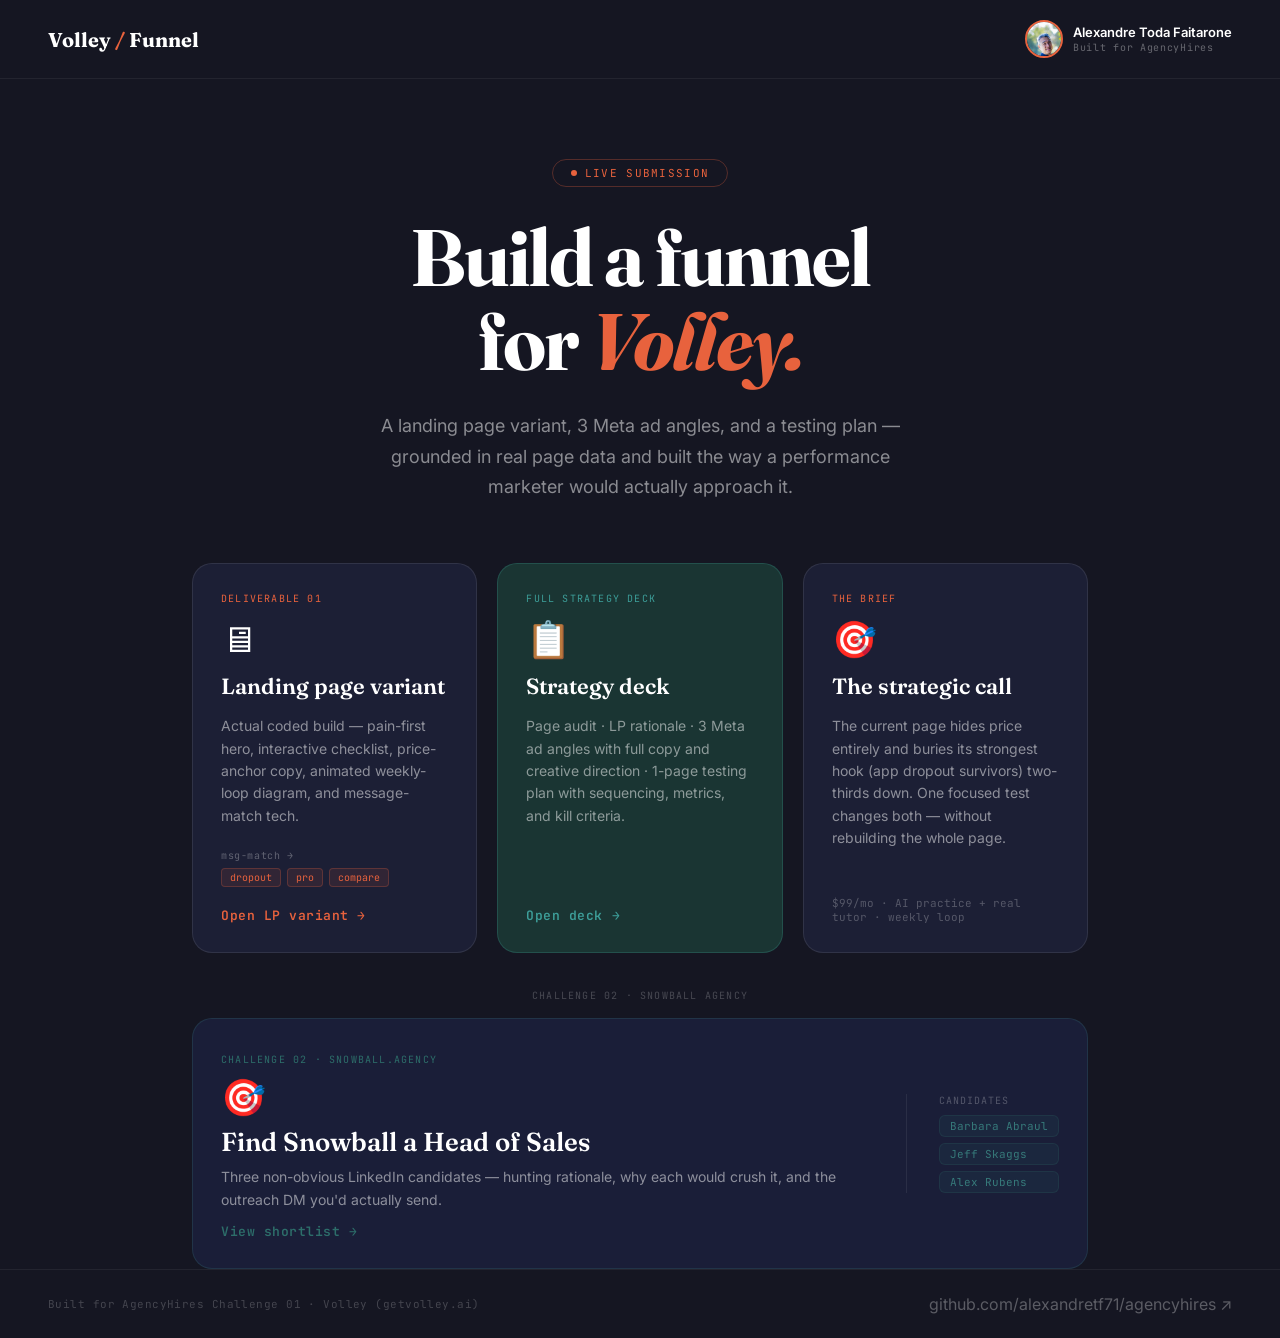
<file: index.html>
<!DOCTYPE html>
<html lang="en">
<head>
  <meta charset="UTF-8" />
  <meta name="viewport" content="width=device-width, initial-scale=1.0" />
  <title>Volley — Funnel Strategy · AgencyHires Challenge 1</title>
  <link rel="preconnect" href="https://fonts.googleapis.com" />
  <link rel="preconnect" href="https://fonts.gstatic.com" crossorigin />
  <link href="https://fonts.googleapis.com/css2?family=Fraunces:ital,opsz,wght@0,9..144,300;0,9..144,600;0,9..144,700;1,9..144,400&family=Inter:wght@400;500;600&family=JetBrains+Mono:wght@400;500&display=swap" rel="stylesheet" />
  <style>
    :root {
      --cream:  #F4F0E6;
      --navy:   #151622;
      --navy2:  #1E2035;
      --coral:  #E8623D;
      --teal:   #2D6E6A;
      --muted:  #6B6B7B;
      --border: rgba(26,26,42,0.10);
      --font-serif: 'Fraunces', Georgia, serif;
      --font-sans:  'Inter', system-ui, sans-serif;
      --font-mono:  'JetBrains Mono', monospace;
    }
    *, *::before, *::after { box-sizing: border-box; margin: 0; padding: 0; }
    html, body { height: 100%; }
    body {
      font-family: var(--font-sans);
      background: var(--navy);
      color: #fff;
      -webkit-font-smoothing: antialiased;
      display: flex;
      flex-direction: column;
      min-height: 100vh;
    }

    /* ── Nav ── */
    nav {
      padding: 20px 48px;
      display: flex;
      align-items: center;
      justify-content: space-between;
      border-bottom: 1px solid rgba(255,255,255,0.06);
    }
    .logo {
      font-family: var(--font-serif);
      font-size: 20px;
      font-weight: 700;
      color: #fff;
      text-decoration: none;
    }
    .logo span { color: var(--coral); }
    .nav-tag {
      font-family: var(--font-mono);
      font-size: 11px;
      color: rgba(255,255,255,0.3);
      letter-spacing: 0.08em;
    }
    /* ── Author chip ── */
    .nav-author {
      display: flex;
      align-items: center;
      gap: 10px;
      text-decoration: none;
      transition: opacity 0.2s;
    }
    .nav-author:hover { opacity: 0.75; }
    .nav-author__photo {
      width: 38px;
      height: 38px;
      border-radius: 50%;
      object-fit: cover;
      object-position: center 15%;
      border: 2px solid var(--coral);
      flex-shrink: 0;
    }
    .nav-author__text {
      display: flex;
      flex-direction: column;
      gap: 1px;
    }
    .nav-author__name {
      font-size: 13px;
      font-weight: 600;
      color: #fff;
      white-space: nowrap;
    }
    .nav-author__label {
      font-family: var(--font-mono);
      font-size: 10px;
      color: rgba(255,255,255,0.35);
      letter-spacing: 0.07em;
      white-space: nowrap;
    }
    @media (max-width: 720px) {
      .nav-author__text { display: none; }
    }

    /* ── Hero ── */
    .hero {
      flex: 1;
      display: flex;
      flex-direction: column;
      align-items: center;
      justify-content: center;
      text-align: center;
      padding: 80px 32px 60px;
      gap: 28px;
    }
    .hero__badge {
      display: inline-flex;
      align-items: center;
      gap: 8px;
      font-family: var(--font-mono);
      font-size: 11px;
      letter-spacing: 0.12em;
      text-transform: uppercase;
      color: var(--coral);
      border: 1px solid rgba(232,98,61,0.3);
      border-radius: 100px;
      padding: 6px 18px;
    }
    .hero__badge::before {
      content: '';
      display: inline-block;
      width: 6px;
      height: 6px;
      border-radius: 50%;
      background: var(--coral);
      animation: blink 2s ease-in-out infinite;
    }
    @keyframes blink {
      0%, 100% { opacity: 1; }
      50% { opacity: 0.3; }
    }
    h1 {
      font-family: var(--font-serif);
      font-size: clamp(40px, 7vw, 80px);
      font-weight: 700;
      line-height: 1.05;
      letter-spacing: -0.025em;
      max-width: 820px;
    }
    h1 em { color: var(--coral); font-style: italic; }
    .hero__sub {
      font-size: clamp(15px, 2vw, 18px);
      color: rgba(255,255,255,0.5);
      max-width: 540px;
      line-height: 1.7;
    }

    /* ── Cards ── */
    .cards {
      display: grid;
      grid-template-columns: repeat(3, 1fr);
      gap: 20px;
      width: 100%;
      max-width: 960px;
      padding: 0 32px;
      margin: 0 auto;
    }
    .card {
      display: flex;
      flex-direction: column;
      gap: 16px;
      background: #1c1f35;
      border: 1px solid rgba(255,255,255,0.09);
      border-radius: 20px;
      padding: 28px;
      text-decoration: none;
      color: #fff;
      transition: all 0.22s ease;
      position: relative;
      overflow: hidden;
      cursor: pointer;
    }
    .card::before {
      content: '';
      position: absolute;
      inset: 0;
      border-radius: 20px;
      background: linear-gradient(135deg, rgba(232,98,61,0.10), transparent);
      opacity: 0;
      transition: opacity 0.22s ease;
    }
    .card:hover { transform: translateY(-4px); border-color: rgba(232,98,61,0.4); box-shadow: 0 20px 60px rgba(0,0,0,0.4); }
    .card:hover::before { opacity: 1; }
    .card--deck { background: #1a3533; border-color: rgba(61,158,153,0.25); }
    .card--deck:hover { border-color: rgba(61,158,153,0.55); }
    .card--deck::before { background: linear-gradient(135deg, rgba(45,110,106,0.20), transparent); }
    .card--static { cursor: default; }
    .card--static:hover { transform: none; box-shadow: none; border-color: rgba(255,255,255,0.09); }
    .card--static::before { display: none; }

    .card__num {
      font-family: var(--font-mono);
      font-size: 10px;
      letter-spacing: 0.12em;
      text-transform: uppercase;
      color: var(--coral);
    }
    .card--deck .card__num { color: #3D9E99; }

    .card__icon { font-size: 36px; line-height: 1; }
    .card__title {
      font-family: var(--font-serif);
      font-size: 22px;
      font-weight: 600;
      line-height: 1.2;
    }
    .card__desc {
      font-size: 14px;
      color: rgba(255,255,255,0.5);
      line-height: 1.6;
      flex: 1;
    }
    .card__link {
      display: inline-flex;
      align-items: center;
      gap: 6px;
      font-size: 13px;
      font-weight: 600;
      color: var(--coral);
      font-family: var(--font-mono);
      letter-spacing: 0.04em;
      margin-top: 4px;
    }
    .card--deck .card__link { color: #3D9E99; }

    /* ── Angle pills ── */
    .ang-pills {
      display: flex;
      flex-direction: column;
      gap: 6px;
      margin-top: 6px;
    }
    .ang-pill__label {
      font-family: var(--font-mono);
      font-size: 10px;
      color: rgba(255,255,255,0.3);
      letter-spacing: 0.06em;
    }
    .ang-pill__row {
      display: flex;
      flex-wrap: wrap;
      gap: 6px;
    }
    .ang-chip {
      display: inline-flex;
      align-items: center;
      font-family: var(--font-mono);
      font-size: 10px;
      color: var(--coral);
      background: rgba(232,98,61,0.10);
      border: 1px solid rgba(232,98,61,0.25);
      border-radius: 4px;
      padding: 2px 8px;
      text-decoration: none;
      white-space: nowrap;
      transition: background 0.15s, border-color 0.15s;
    }
    .ang-chip:hover { background: rgba(232,98,61,0.2); border-color: rgba(232,98,61,0.5); }

    /* ── Challenge divider ── */
    .challenge-divider {
      display: flex; align-items: center; gap: 16px;
      max-width: 960px; margin: 36px auto 0;
      padding: 0 32px;
    }
    .challenge-divider__line { flex: 1; height: 1px; background: rgba(255,255,255,0.08); }
    .challenge-divider__label {
      font-family: var(--font-mono); font-size: 10px;
      letter-spacing: 0.12em; text-transform: uppercase;
      color: rgba(255,255,255,0.22); white-space: nowrap;
    }
    /* Challenge 2 full-width card */
    .cards--c2 {
      grid-template-columns: 1fr;
      max-width: 960px;
      margin-top: 16px;
      margin-bottom: 0;
    }
    .card--c2 {
      background: #1a1e38;
      border-color: rgba(61,142,137,0.2);
      display: grid;
      grid-template-columns: 1fr auto;
      align-items: center;
      gap: 32px;
    }
    .card--c2::before { background: linear-gradient(135deg, rgba(45,110,106,0.18), transparent); }
    .card--c2:hover { border-color: rgba(61,142,137,0.5); }
    .card--c2 .card__num { color: var(--teal); }
    .card--c2 .card__title { font-size: 26px; }
    .card--c2 .card__link { color: var(--teal); }
    .card--c2-meta {
      display: flex; flex-direction: column; gap: 8px;
      border-left: 1px solid rgba(255,255,255,0.07);
      padding-left: 32px;
    }
    .card--c2-meta-label {
      font-family: var(--font-mono); font-size: 10px;
      color: rgba(255,255,255,0.25); letter-spacing: 0.1em;
      text-transform: uppercase;
    }
    .candidate-chips { display: flex; flex-direction: column; gap: 6px; }
    .candidate-chip {
      font-family: var(--font-mono); font-size: 11px;
      color: rgba(61,142,137,0.8);
      background: rgba(45,110,106,0.12);
      border: 1px solid rgba(45,110,106,0.2);
      border-radius: 6px; padding: 3px 10px;
      white-space: nowrap;
    }
    @media (max-width: 720px) {
      .card--c2 { grid-template-columns: 1fr; }
      .card--c2-meta { border-left: none; border-top: 1px solid rgba(255,255,255,0.07); padding-left: 0; padding-top: 16px; }
      .candidate-chips { flex-direction: row; flex-wrap: wrap; }
    }

    /* ── Footer ── */
    footer {
      padding: 24px 48px;
      border-top: 1px solid rgba(255,255,255,0.06);
      display: flex;
      align-items: center;
      justify-content: space-between;
      flex-wrap: wrap;
      gap: 12px;
    }
    footer p {
      font-family: var(--font-mono);
      font-size: 11px;
      color: rgba(255,255,255,0.2);
      letter-spacing: 0.04em;
    }
    footer a { color: rgba(255,255,255,0.3); text-decoration: none; transition: color 0.2s; }
    footer a:hover { color: var(--coral); }

    @media (max-width: 720px) {
      nav { padding: 16px 24px; }
      .cards { grid-template-columns: 1fr; padding: 0 24px; }
      .hero { padding: 60px 24px 40px; }
      footer { padding: 20px 24px; }
    }
  </style>
</head>
<body>

  <nav>
    <a href="/" class="logo">Volley <span>/</span> Funnel</a>
    <a href="https://www.linkedin.com/in/alexandre-toda-faitarone-0992871/" target="_blank" rel="noopener" class="nav-author">
      <img src="assets/alexandre.jpg" alt="Alexandre Toda Faitarone" class="nav-author__photo">
      <div class="nav-author__text">
        <span class="nav-author__name">Alexandre Toda Faitarone</span>
        <span class="nav-author__label">Built for AgencyHires</span>
      </div>
    </a>
  </nav>

  <div class="hero">
    <span class="hero__badge">Live submission</span>
    <h1>Build a funnel<br>for <em>Volley.</em></h1>
    <p class="hero__sub">A landing page variant, 3 Meta ad angles, and a testing plan — grounded in real page data and built the way a performance marketer would actually approach it.</p>
  </div>

  <div class="cards">

    <!-- LP variant — div (not <a>) so inner <a> links are valid HTML -->
    <div class="card" onclick="window.location='landing-page-variant/index.html'">
      <span class="card__num">Deliverable 01</span>
      <div class="card__icon">🖥</div>
      <h2 class="card__title">Landing page variant</h2>
      <p class="card__desc">Actual coded build — pain-first hero, interactive checklist, price-anchor copy, animated weekly-loop diagram, and message-match tech.</p>
      <div class="ang-pills">
        <span class="ang-pill__label">msg-match →</span>
        <div class="ang-pill__row">
          <a href="landing-page-variant/index.html?ang=dropout" onclick="event.stopPropagation()" class="ang-chip">dropout</a>
          <a href="landing-page-variant/index.html?ang=pro" onclick="event.stopPropagation()" class="ang-chip">pro</a>
          <a href="landing-page-variant/index.html?ang=compare" onclick="event.stopPropagation()" class="ang-chip">compare</a>
        </div>
      </div>
      <span class="card__link">Open LP variant →</span>
    </div>

    <!-- Deck -->
    <a class="card card--deck" href="deck/index.html">
      <span class="card__num">Full strategy deck</span>
      <div class="card__icon">📋</div>
      <h2 class="card__title">Strategy deck</h2>
      <p class="card__desc">Page audit · LP rationale · 3 Meta ad angles with full copy and creative direction · 1-page testing plan with sequencing, metrics, and kill criteria.</p>
      <span class="card__link">Open deck →</span>
    </a>

    <!-- The brief — static, no hover effect -->
    <div class="card card--static">
      <span class="card__num">The brief</span>
      <div class="card__icon">🎯</div>
      <h2 class="card__title">The strategic call</h2>
      <p class="card__desc">The current page hides price entirely and buries its strongest hook (app dropout survivors) two-thirds down. One focused test changes both — without rebuilding the whole page.</p>
      <p style="font-family:var(--font-mono);font-size:11px;color:rgba(255,255,255,0.25);margin-top:8px;">$99/mo · AI practice + real tutor · weekly loop</p>
    </div>

  </div>

  <!-- Challenge 2 -->
  <div class="challenge-divider">
    <div class="challenge-divider__line"></div>
    <span class="challenge-divider__label">Challenge 02 · Snowball Agency</span>
    <div class="challenge-divider__line"></div>
  </div>

  <div class="cards cards--c2">
    <a class="card card--c2" href="challenge-2/index.html">
      <div>
        <span class="card__num">Challenge 02 · snowball.agency</span>
        <div class="card__icon" style="margin-top:12px;">🎯</div>
        <h2 class="card__title" style="margin-top:12px;">Find Snowball a Head of Sales</h2>
        <p class="card__desc" style="margin-top:8px;">Three non-obvious LinkedIn candidates — hunting rationale, why each would crush it, and the outreach DM you'd actually send.</p>
        <span class="card__link" style="margin-top:12px;">View shortlist →</span>
      </div>
      <div class="card--c2-meta">
        <span class="card--c2-meta-label">Candidates</span>
        <div class="candidate-chips">
          <span class="candidate-chip">Barbara Abraul</span>
          <span class="candidate-chip">Jeff Skaggs</span>
          <span class="candidate-chip">Alex Rubens</span>
        </div>
      </div>
    </a>
  </div>

  <footer>
    <p>Built for AgencyHires Challenge 01 · Volley (getvolley.ai)</p>
    <a href="https://github.com/alexandretf71/agencyhires" target="_blank" rel="noopener">github.com/alexandretf71/agencyhires ↗</a>
  </footer>

</body>
</html>
</file>
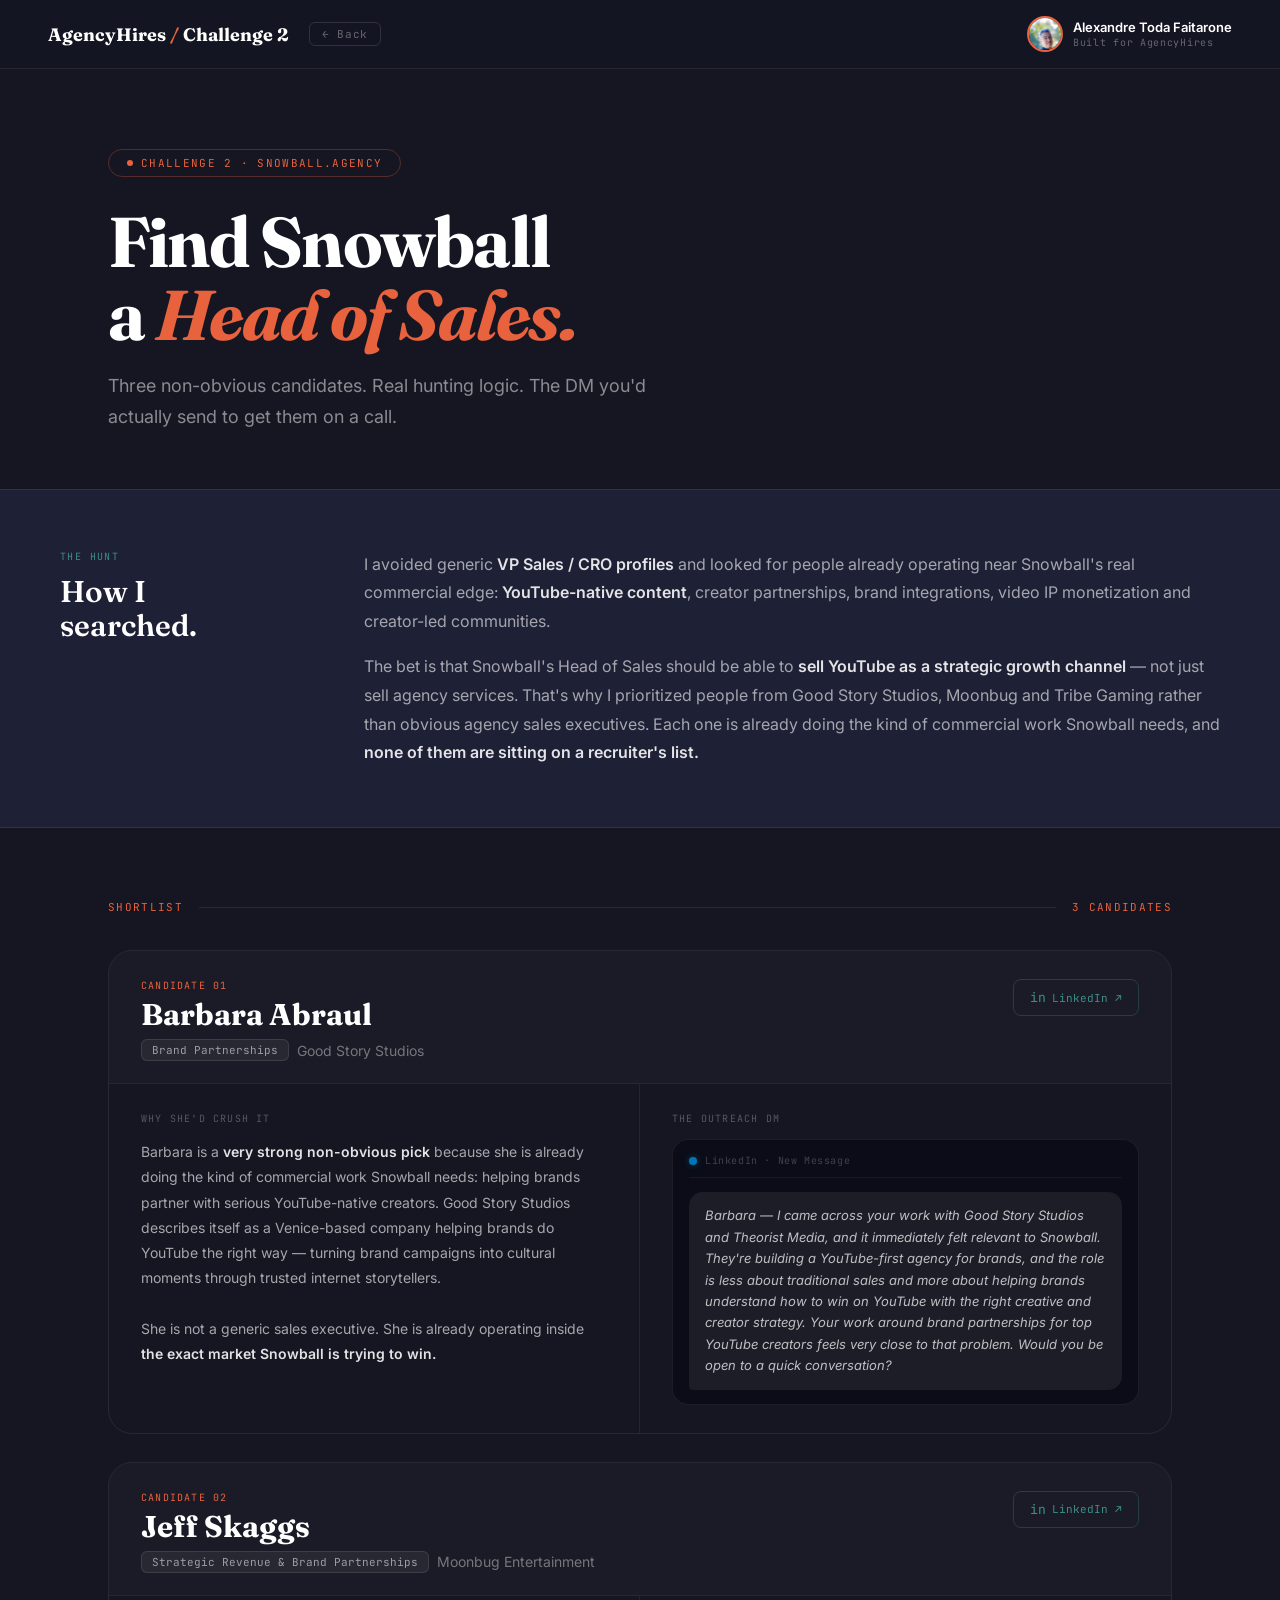
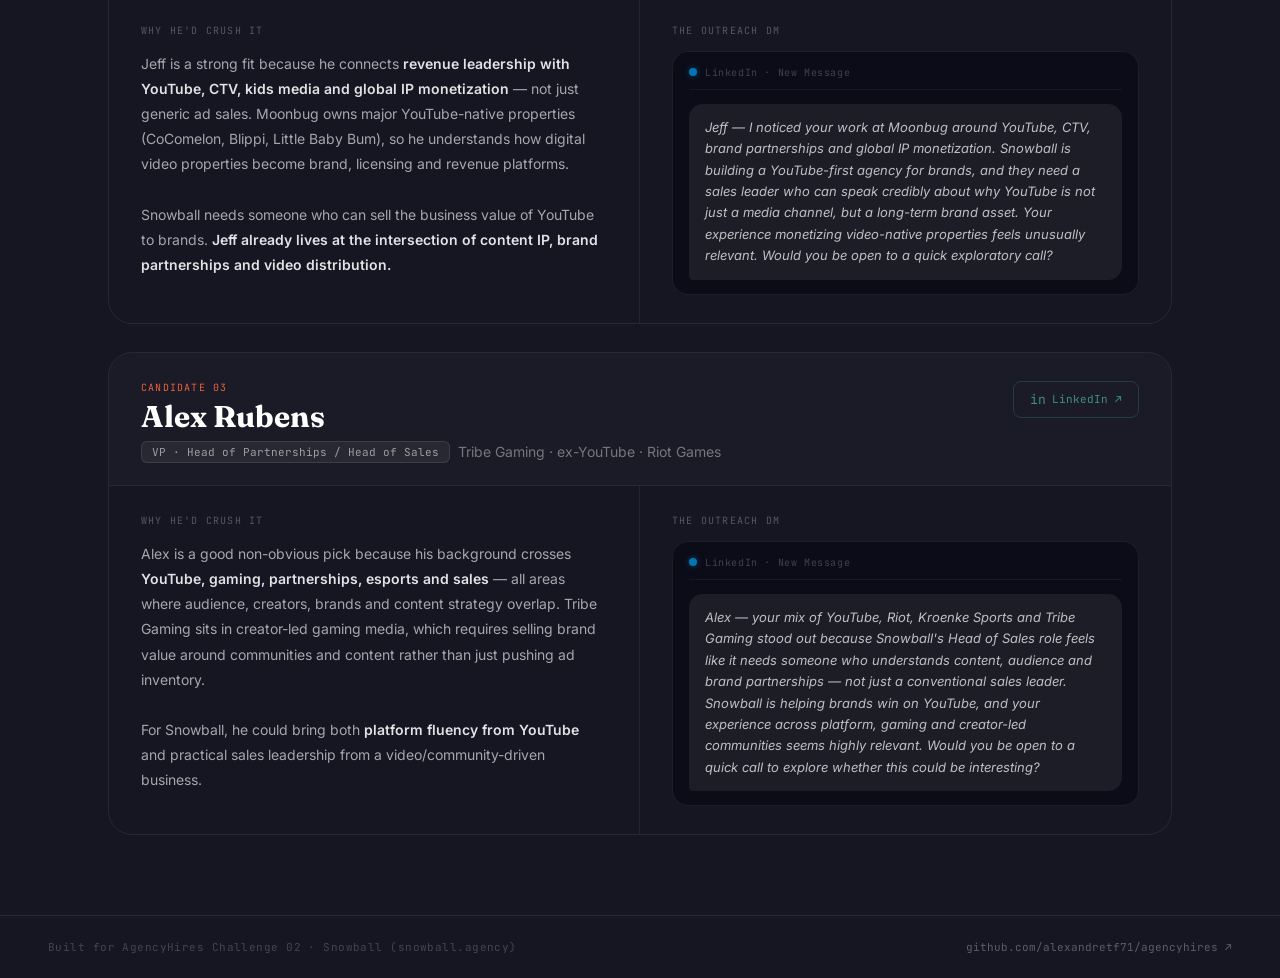
<file: challenge-2/index.html>
<!DOCTYPE html>
<html lang="en">
<head>
  <meta charset="UTF-8" />
  <meta name="viewport" content="width=device-width, initial-scale=1.0" />
  <title>Challenge 2 — Find Snowball a Head of Sales · AgencyHires</title>
  <link rel="preconnect" href="https://fonts.googleapis.com" />
  <link rel="preconnect" href="https://fonts.gstatic.com" crossorigin />
  <link href="https://fonts.googleapis.com/css2?family=Fraunces:ital,opsz,wght@0,9..144,300;0,9..144,600;0,9..144,700;1,9..144,400&family=Inter:wght@400;500;600&family=JetBrains+Mono:wght@400;500&display=swap" rel="stylesheet" />
  <style>
    :root {
      --cream:  #F4F0E6;
      --navy:   #151622;
      --navy2:  #1E2035;
      --coral:  #E8623D;
      --teal:   #2D6E6A;
      --teal-l: #3D8E89;
      --white:  #FFFFFF;
      --border: rgba(255,255,255,0.08);
      --font-serif: 'Fraunces', Georgia, serif;
      --font-sans:  'Inter', system-ui, sans-serif;
      --font-mono:  'JetBrains Mono', monospace;
    }
    *, *::before, *::after { box-sizing: border-box; margin: 0; padding: 0; }
    html { scroll-behavior: smooth; }
    body {
      font-family: var(--font-sans);
      background: var(--navy);
      color: var(--white);
      -webkit-font-smoothing: antialiased;
      min-height: 100vh;
      display: flex;
      flex-direction: column;
    }
    a { color: inherit; text-decoration: none; }

    /* ── Nav ── */
    .nav {
      position: sticky; top: 0; z-index: 100;
      display: flex; align-items: center; justify-content: space-between;
      padding: 16px 48px;
      background: rgba(21,22,34,0.94);
      backdrop-filter: blur(14px);
      border-bottom: 1px solid var(--border);
    }
    .nav__left { display: flex; align-items: center; gap: 20px; }
    .nav__logo { font-family: var(--font-serif); font-size: 18px; font-weight: 700; color: var(--white); }
    .nav__logo span { color: var(--coral); }
    .nav__back {
      font-family: var(--font-mono); font-size: 11px; color: rgba(255,255,255,0.35);
      letter-spacing: 0.06em; border: 1px solid rgba(255,255,255,0.12);
      border-radius: 6px; padding: 4px 12px;
      transition: all 0.15s;
    }
    .nav__back:hover { color: var(--coral); border-color: rgba(232,98,61,0.4); }
    .nav-author { display: flex; align-items: center; gap: 10px; text-decoration: none; transition: opacity 0.2s; }
    .nav-author:hover { opacity: 0.75; }
    .nav-author__photo { width: 36px; height: 36px; border-radius: 50%; object-fit: cover; object-position: center 15%; border: 2px solid var(--coral); flex-shrink: 0; }
    .nav-author__text { display: flex; flex-direction: column; gap: 1px; }
    .nav-author__name { font-size: 13px; font-weight: 600; color: #fff; white-space: nowrap; }
    .nav-author__label { font-family: var(--font-mono); font-size: 10px; color: rgba(255,255,255,0.35); letter-spacing: 0.07em; white-space: nowrap; }

    /* ── Hero ── */
    .hero {
      padding: 80px 48px 56px;
      max-width: 1160px;
      margin: 0 auto;
      width: 100%;
    }
    .hero__badge {
      display: inline-flex; align-items: center; gap: 8px;
      font-family: var(--font-mono); font-size: 11px;
      letter-spacing: 0.12em; text-transform: uppercase;
      color: var(--coral); border: 1px solid rgba(232,98,61,0.3);
      border-radius: 100px; padding: 6px 18px; margin-bottom: 28px;
    }
    .hero__badge::before {
      content: ''; display: inline-block; width: 6px; height: 6px;
      border-radius: 50%; background: var(--coral);
      animation: blink 2s ease-in-out infinite;
    }
    @keyframes blink { 0%,100%{opacity:1} 50%{opacity:0.3} }
    .hero__headline {
      font-family: var(--font-serif);
      font-size: clamp(38px, 5.5vw, 72px);
      font-weight: 700; line-height: 1.04;
      letter-spacing: -0.025em; margin-bottom: 20px;
    }
    .hero__headline em { color: var(--coral); font-style: italic; }
    .hero__sub {
      font-size: clamp(15px, 1.8vw, 18px);
      color: rgba(255,255,255,0.5);
      max-width: 560px; line-height: 1.7;
    }

    /* ── Hunting Logic ── */
    .logic {
      background: var(--navy2);
      border-top: 1px solid var(--border);
      border-bottom: 1px solid var(--border);
      padding: 60px 48px;
    }
    .logic__inner {
      max-width: 1160px; margin: 0 auto;
      display: grid; grid-template-columns: 240px 1fr;
      gap: 64px; align-items: start;
    }
    .logic__tag { font-family: var(--font-mono); font-size: 10px; letter-spacing: 0.14em; text-transform: uppercase; color: var(--teal-l); margin-bottom: 12px; }
    .logic__title { font-family: var(--font-serif); font-size: 30px; font-weight: 600; line-height: 1.15; }
    .logic__body { font-size: 16px; color: rgba(255,255,255,0.6); line-height: 1.8; }
    .logic__body + .logic__body { margin-top: 16px; }
    .logic__body strong { color: rgba(255,255,255,0.88); font-weight: 600; }

    /* ── Candidates ── */
    .candidates {
      flex: 1;
      padding: 72px 48px 80px;
      max-width: 1160px;
      margin: 0 auto;
      width: 100%;
      display: flex;
      flex-direction: column;
      gap: 28px;
    }
    .shortlist-header {
      display: flex; align-items: center; gap: 16px; margin-bottom: 8px;
    }
    .shortlist-tag { font-family: var(--font-mono); font-size: 11px; letter-spacing: 0.12em; text-transform: uppercase; color: var(--coral); white-space: nowrap; }
    .shortlist-rule { flex: 1; height: 1px; background: rgba(255,255,255,0.08); }

    /* Candidate card */
    .c-card {
      border: 1px solid rgba(255,255,255,0.08);
      border-radius: 24px;
      overflow: hidden;
      transition: border-color 0.22s;
    }
    .c-card:hover { border-color: rgba(232,98,61,0.28); }

    .c-head {
      display: flex; align-items: flex-start;
      justify-content: space-between; gap: 20px;
      padding: 28px 32px 22px;
      border-bottom: 1px solid rgba(255,255,255,0.06);
      background: rgba(255,255,255,0.02);
    }
    .c-num { font-family: var(--font-mono); font-size: 10px; color: var(--coral); letter-spacing: 0.12em; text-transform: uppercase; margin-bottom: 6px; }
    .c-name { font-family: var(--font-serif); font-size: 30px; font-weight: 700; line-height: 1.1; }
    .c-meta { display: flex; align-items: center; gap: 8px; flex-wrap: wrap; margin-top: 8px; }
    .c-badge {
      font-family: var(--font-mono); font-size: 11px;
      color: rgba(255,255,255,0.55);
      background: rgba(255,255,255,0.06);
      border: 1px solid rgba(255,255,255,0.1);
      border-radius: 6px; padding: 3px 10px; white-space: nowrap;
    }
    .c-company { font-size: 14px; color: rgba(255,255,255,0.4); }

    .li-btn {
      display: inline-flex; align-items: center; gap: 6px;
      font-family: var(--font-mono); font-size: 11px;
      color: var(--teal-l);
      border: 1px solid rgba(61,142,137,0.3);
      border-radius: 8px; padding: 9px 16px;
      white-space: nowrap; flex-shrink: 0;
      transition: all 0.15s;
    }
    .li-btn:hover { background: rgba(61,142,137,0.1); border-color: rgba(61,142,137,0.6); color: #5BC4BF; }
    .li-icon { font-size: 13px; }

    .c-body {
      display: grid;
      grid-template-columns: 1fr 1fr;
    }
    .c-crush {
      padding: 28px 32px;
      border-right: 1px solid rgba(255,255,255,0.06);
    }
    .c-dm { padding: 28px 32px; }
    .section-tag {
      font-family: var(--font-mono); font-size: 10px;
      letter-spacing: 0.12em; text-transform: uppercase;
      color: rgba(255,255,255,0.28); margin-bottom: 14px;
    }
    .crush-text {
      font-size: 14px; color: rgba(255,255,255,0.62); line-height: 1.8;
    }
    .crush-text strong { color: rgba(255,255,255,0.88); font-weight: 600; }

    /* DM bubble */
    .dm-shell {
      background: #0B0C17;
      border: 1px solid rgba(255,255,255,0.07);
      border-radius: 16px;
      padding: 14px 16px;
    }
    .dm-topbar {
      display: flex; align-items: center; gap: 8px;
      padding-bottom: 10px;
      border-bottom: 1px solid rgba(255,255,255,0.05);
      margin-bottom: 14px;
    }
    .dm-li-dot { width: 8px; height: 8px; border-radius: 50%; background: #0077B5; flex-shrink: 0; box-shadow: 0 0 6px rgba(0,119,181,0.5); }
    .dm-label { font-family: var(--font-mono); font-size: 10px; color: rgba(255,255,255,0.22); letter-spacing: 0.06em; }
    .dm-bubble {
      background: rgba(255,255,255,0.07);
      border-radius: 14px 14px 14px 4px;
      padding: 13px 16px;
      font-size: 13px;
      color: rgba(255,255,255,0.72);
      line-height: 1.65;
      font-style: italic;
    }

    /* ── Footer ── */
    footer {
      border-top: 1px solid var(--border);
      padding: 24px 48px;
      display: flex; align-items: center;
      justify-content: space-between;
      flex-wrap: wrap; gap: 12px;
    }
    footer p { font-family: var(--font-mono); font-size: 11px; color: rgba(255,255,255,0.2); letter-spacing: 0.04em; }
    footer a { font-family: var(--font-mono); font-size: 11px; color: rgba(255,255,255,0.3); transition: color 0.2s; }
    footer a:hover { color: var(--coral); }

    /* ── Responsive ── */
    @media (max-width: 900px) {
      .nav { padding: 14px 24px; }
      .nav-author__text { display: none; }
      .hero { padding: 56px 24px 40px; }
      .logic { padding: 48px 24px; }
      .logic__inner { grid-template-columns: 1fr; gap: 24px; }
      .candidates { padding: 48px 24px 64px; }
      .c-head { flex-direction: column; }
      .c-body { grid-template-columns: 1fr; }
      .c-crush { border-right: none; border-bottom: 1px solid rgba(255,255,255,0.06); }
      footer { padding: 20px 24px; }
    }
    @media (max-width: 600px) {
      .c-head, .c-crush, .c-dm { padding: 20px; }
    }
  </style>
</head>
<body>

  <!-- NAV -->
  <nav class="nav">
    <div class="nav__left">
      <span class="nav__logo">AgencyHires <span>/</span> Challenge 2</span>
      <a href="../index.html" class="nav__back">← Back</a>
    </div>
    <a href="https://www.linkedin.com/in/alexandre-toda-faitarone-0992871/" target="_blank" rel="noopener" class="nav-author">
      <img src="../assets/alexandre.jpg" alt="Alexandre Toda Faitarone" class="nav-author__photo">
      <div class="nav-author__text">
        <span class="nav-author__name">Alexandre Toda Faitarone</span>
        <span class="nav-author__label">Built for AgencyHires</span>
      </div>
    </a>
  </nav>

  <!-- HERO -->
  <div class="hero">
    <span class="hero__badge">Challenge 2 · snowball.agency</span>
    <h1 class="hero__headline">Find Snowball<br>a <em>Head of Sales.</em></h1>
    <p class="hero__sub">Three non-obvious candidates. Real hunting logic. The DM you'd actually send to get them on a call.</p>
  </div>

  <!-- HUNTING LOGIC -->
  <section class="logic">
    <div class="logic__inner">
      <div>
        <p class="logic__tag">The Hunt</p>
        <h2 class="logic__title">How I<br>searched.</h2>
      </div>
      <div>
        <p class="logic__body">I avoided generic <strong>VP Sales / CRO profiles</strong> and looked for people already operating near Snowball's real commercial edge: <strong>YouTube-native content</strong>, creator partnerships, brand integrations, video IP monetization and creator-led communities.</p>
        <p class="logic__body">The bet is that Snowball's Head of Sales should be able to <strong>sell YouTube as a strategic growth channel</strong> — not just sell agency services. That's why I prioritized people from Good Story Studios, Moonbug and Tribe Gaming rather than obvious agency sales executives. Each one is already doing the kind of commercial work Snowball needs, and <strong>none of them are sitting on a recruiter's list.</strong></p>
      </div>
    </div>
  </section>

  <!-- CANDIDATES -->
  <div class="candidates">

    <div class="shortlist-header">
      <span class="shortlist-tag">Shortlist</span>
      <div class="shortlist-rule"></div>
      <span class="shortlist-tag">3 candidates</span>
    </div>

    <!-- ── Candidate 01: Barbara Abraul ── -->
    <div class="c-card">
      <div class="c-head">
        <div>
          <p class="c-num">Candidate 01</p>
          <h2 class="c-name">Barbara Abraul</h2>
          <div class="c-meta">
            <span class="c-badge">Brand Partnerships</span>
            <span class="c-company">Good Story Studios</span>
          </div>
        </div>
        <a href="https://www.linkedin.com/in/abraul" target="_blank" rel="noopener" class="li-btn">
          <span class="li-icon">in</span> LinkedIn ↗
        </a>
      </div>
      <div class="c-body">
        <div class="c-crush">
          <p class="section-tag">Why she'd crush it</p>
          <p class="crush-text">Barbara is a <strong>very strong non-obvious pick</strong> because she is already doing the kind of commercial work Snowball needs: helping brands partner with serious YouTube-native creators. Good Story Studios describes itself as a Venice-based company helping brands do YouTube the right way — turning brand campaigns into cultural moments through trusted internet storytellers.<br><br>
          She is not a generic sales executive. She is already operating inside <strong>the exact market Snowball is trying to win.</strong></p>
        </div>
        <div class="c-dm">
          <p class="section-tag">The outreach DM</p>
          <div class="dm-shell">
            <div class="dm-topbar">
              <div class="dm-li-dot"></div>
              <span class="dm-label">LinkedIn · New Message</span>
            </div>
            <div class="dm-bubble">
              Barbara — I came across your work with Good Story Studios and Theorist Media, and it immediately felt relevant to Snowball. They're building a YouTube-first agency for brands, and the role is less about traditional sales and more about helping brands understand how to win on YouTube with the right creative and creator strategy. Your work around brand partnerships for top YouTube creators feels very close to that problem. Would you be open to a quick conversation?
            </div>
          </div>
        </div>
      </div>
    </div>

    <!-- ── Candidate 02: Jeff Skaggs ── -->
    <div class="c-card">
      <div class="c-head">
        <div>
          <p class="c-num">Candidate 02</p>
          <h2 class="c-name">Jeff Skaggs</h2>
          <div class="c-meta">
            <span class="c-badge">Strategic Revenue &amp; Brand Partnerships</span>
            <span class="c-company">Moonbug Entertainment</span>
          </div>
        </div>
        <a href="https://www.linkedin.com/in/jeffskaggs" target="_blank" rel="noopener" class="li-btn">
          <span class="li-icon">in</span> LinkedIn ↗
        </a>
      </div>
      <div class="c-body">
        <div class="c-crush">
          <p class="section-tag">Why he'd crush it</p>
          <p class="crush-text">Jeff is a strong fit because he connects <strong>revenue leadership with YouTube, CTV, kids media and global IP monetization</strong> — not just generic ad sales. Moonbug owns major YouTube-native properties (CoComelon, Blippi, Little Baby Bum), so he understands how digital video properties become brand, licensing and revenue platforms.<br><br>
          Snowball needs someone who can sell the business value of YouTube to brands. <strong>Jeff already lives at the intersection of content IP, brand partnerships and video distribution.</strong></p>
        </div>
        <div class="c-dm">
          <p class="section-tag">The outreach DM</p>
          <div class="dm-shell">
            <div class="dm-topbar">
              <div class="dm-li-dot"></div>
              <span class="dm-label">LinkedIn · New Message</span>
            </div>
            <div class="dm-bubble">
              Jeff — I noticed your work at Moonbug around YouTube, CTV, brand partnerships and global IP monetization. Snowball is building a YouTube-first agency for brands, and they need a sales leader who can speak credibly about why YouTube is not just a media channel, but a long-term brand asset. Your experience monetizing video-native properties feels unusually relevant. Would you be open to a quick exploratory call?
            </div>
          </div>
        </div>
      </div>
    </div>

    <!-- ── Candidate 03: Alex Rubens ── -->
    <div class="c-card">
      <div class="c-head">
        <div>
          <p class="c-num">Candidate 03</p>
          <h2 class="c-name">Alex Rubens</h2>
          <div class="c-meta">
            <span class="c-badge">VP · Head of Partnerships / Head of Sales</span>
            <span class="c-company">Tribe Gaming · ex-YouTube · Riot Games</span>
          </div>
        </div>
        <a href="https://www.linkedin.com/in/alexrubens" target="_blank" rel="noopener" class="li-btn">
          <span class="li-icon">in</span> LinkedIn ↗
        </a>
      </div>
      <div class="c-body">
        <div class="c-crush">
          <p class="section-tag">Why he'd crush it</p>
          <p class="crush-text">Alex is a good non-obvious pick because his background crosses <strong>YouTube, gaming, partnerships, esports and sales</strong> — all areas where audience, creators, brands and content strategy overlap. Tribe Gaming sits in creator-led gaming media, which requires selling brand value around communities and content rather than just pushing ad inventory.<br><br>
          For Snowball, he could bring both <strong>platform fluency from YouTube</strong> and practical sales leadership from a video/community-driven business.</p>
        </div>
        <div class="c-dm">
          <p class="section-tag">The outreach DM</p>
          <div class="dm-shell">
            <div class="dm-topbar">
              <div class="dm-li-dot"></div>
              <span class="dm-label">LinkedIn · New Message</span>
            </div>
            <div class="dm-bubble">
              Alex — your mix of YouTube, Riot, Kroenke Sports and Tribe Gaming stood out because Snowball's Head of Sales role feels like it needs someone who understands content, audience and brand partnerships — not just a conventional sales leader. Snowball is helping brands win on YouTube, and your experience across platform, gaming and creator-led communities seems highly relevant. Would you be open to a quick call to explore whether this could be interesting?
            </div>
          </div>
        </div>
      </div>
    </div>

  </div>

  <!-- FOOTER -->
  <footer>
    <p>Built for AgencyHires Challenge 02 · Snowball (snowball.agency)</p>
    <a href="https://github.com/alexandretf71/agencyhires" target="_blank" rel="noopener">github.com/alexandretf71/agencyhires ↗</a>
  </footer>

</body>
</html>
</file>
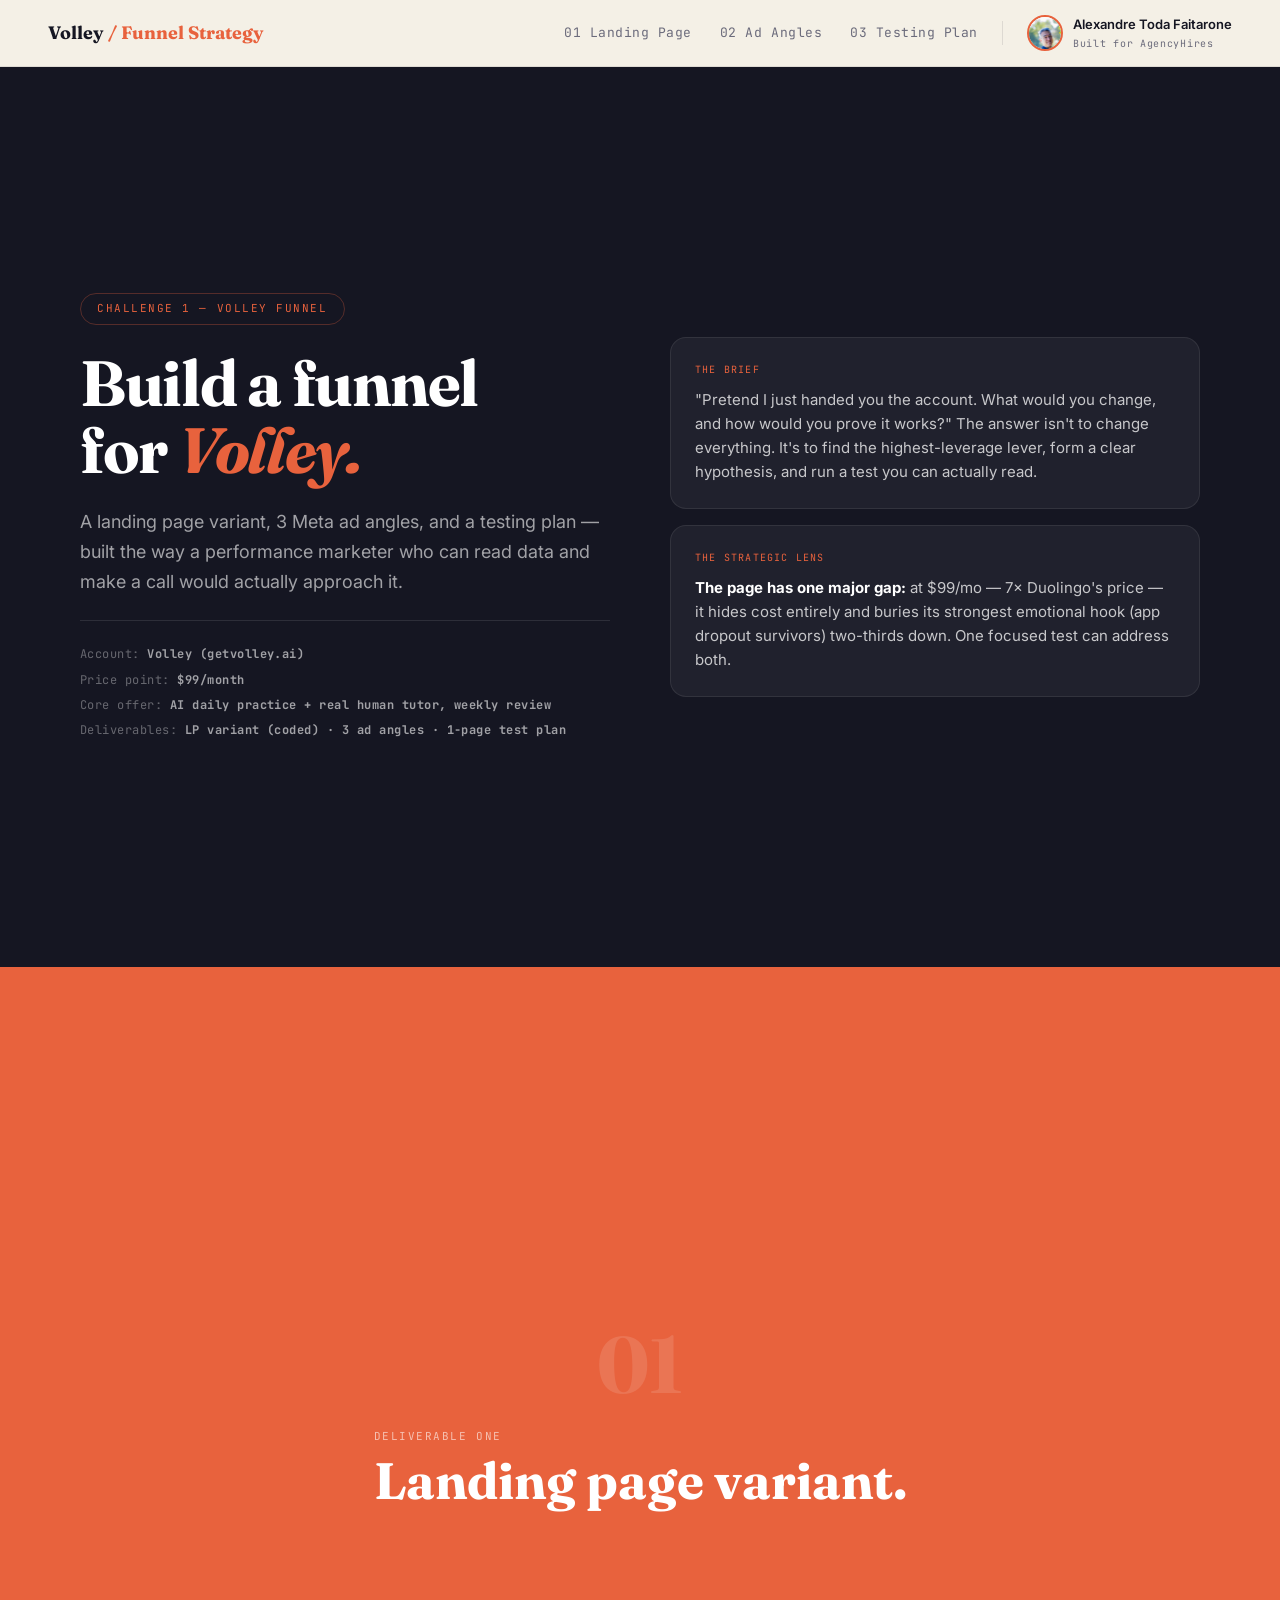
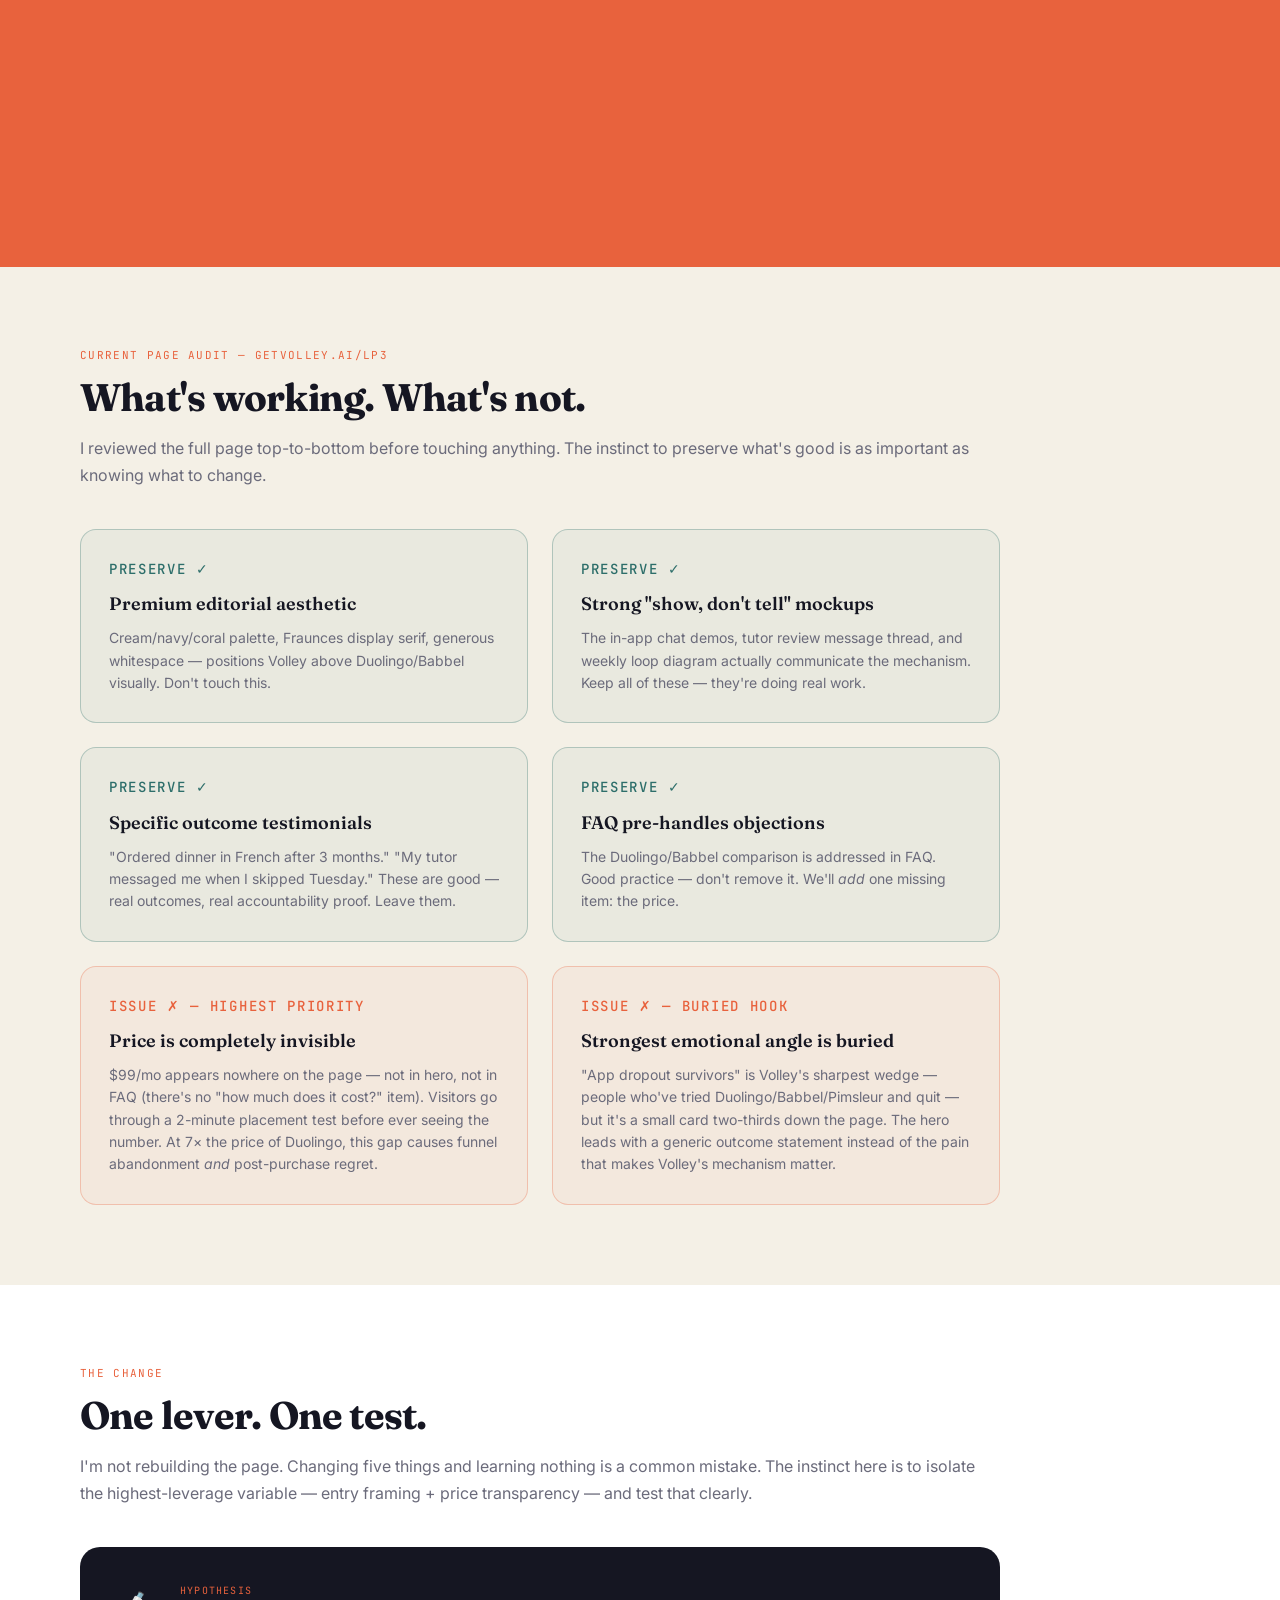
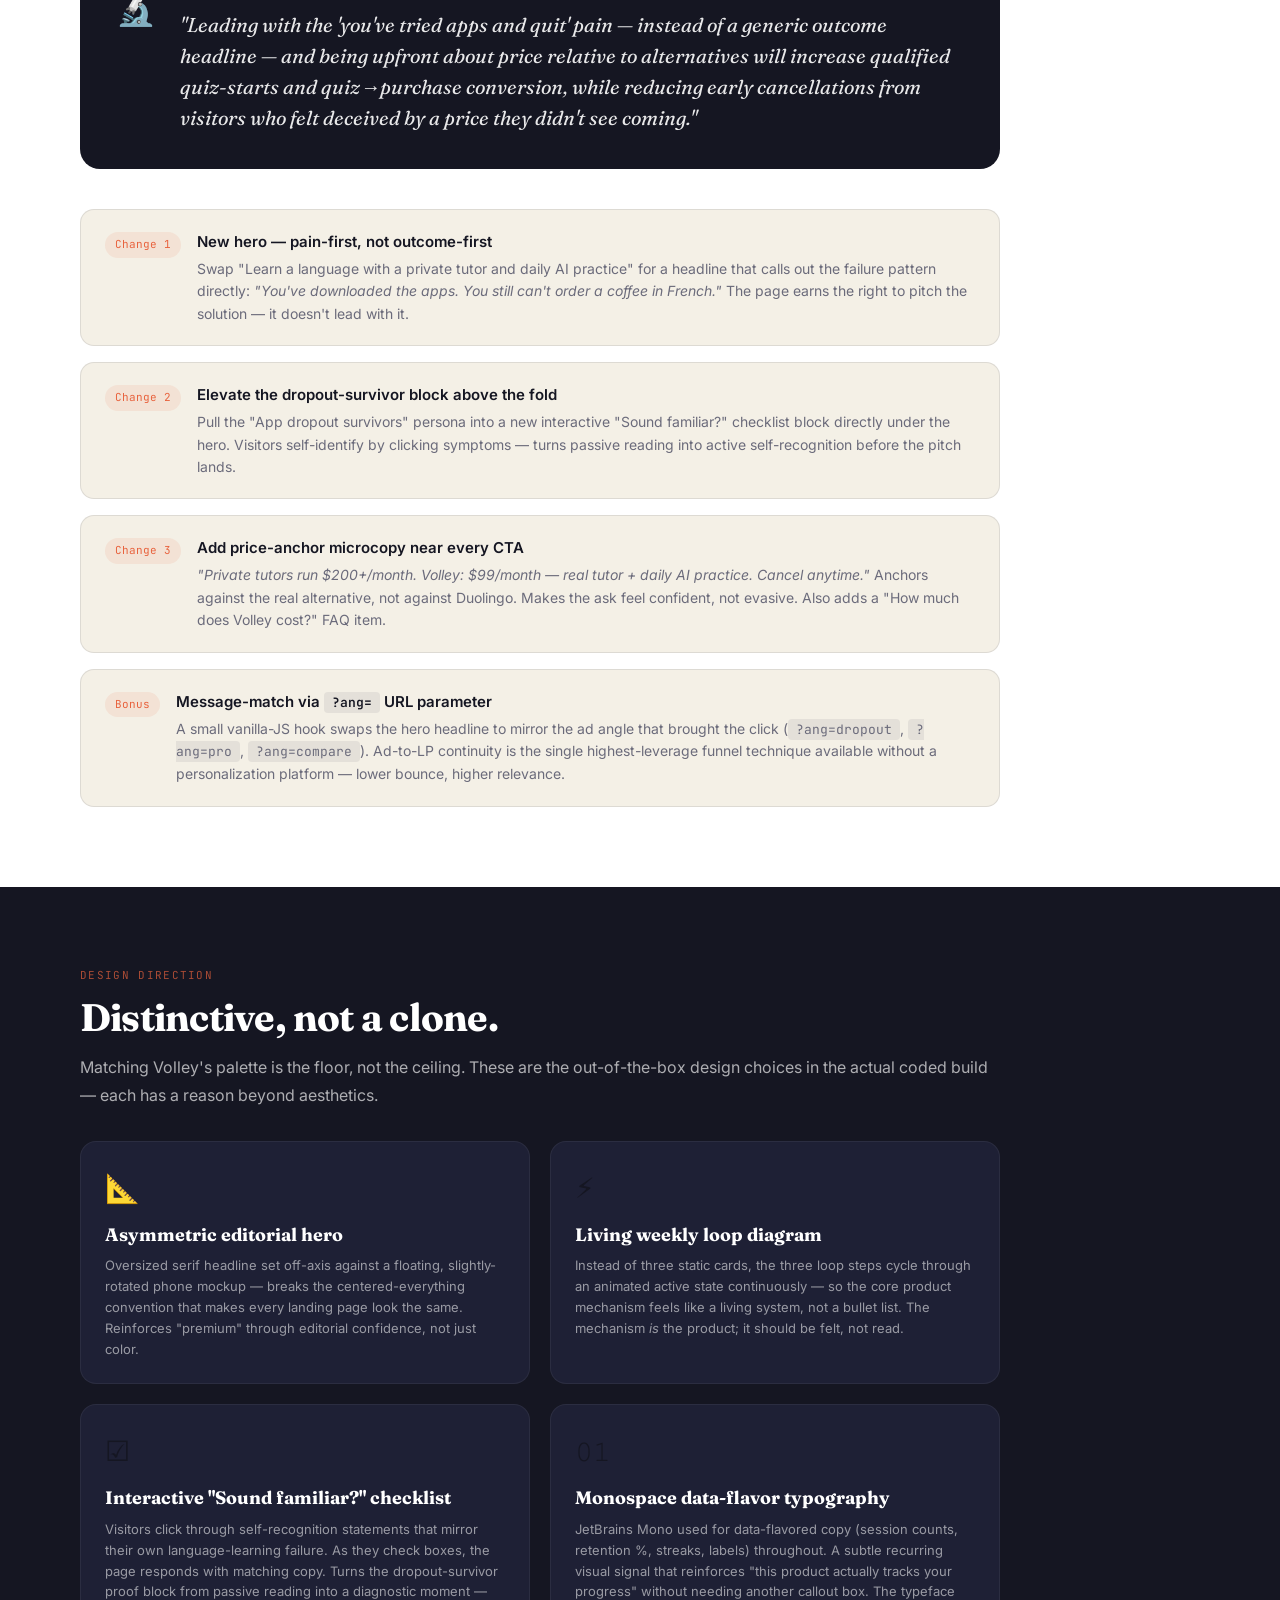
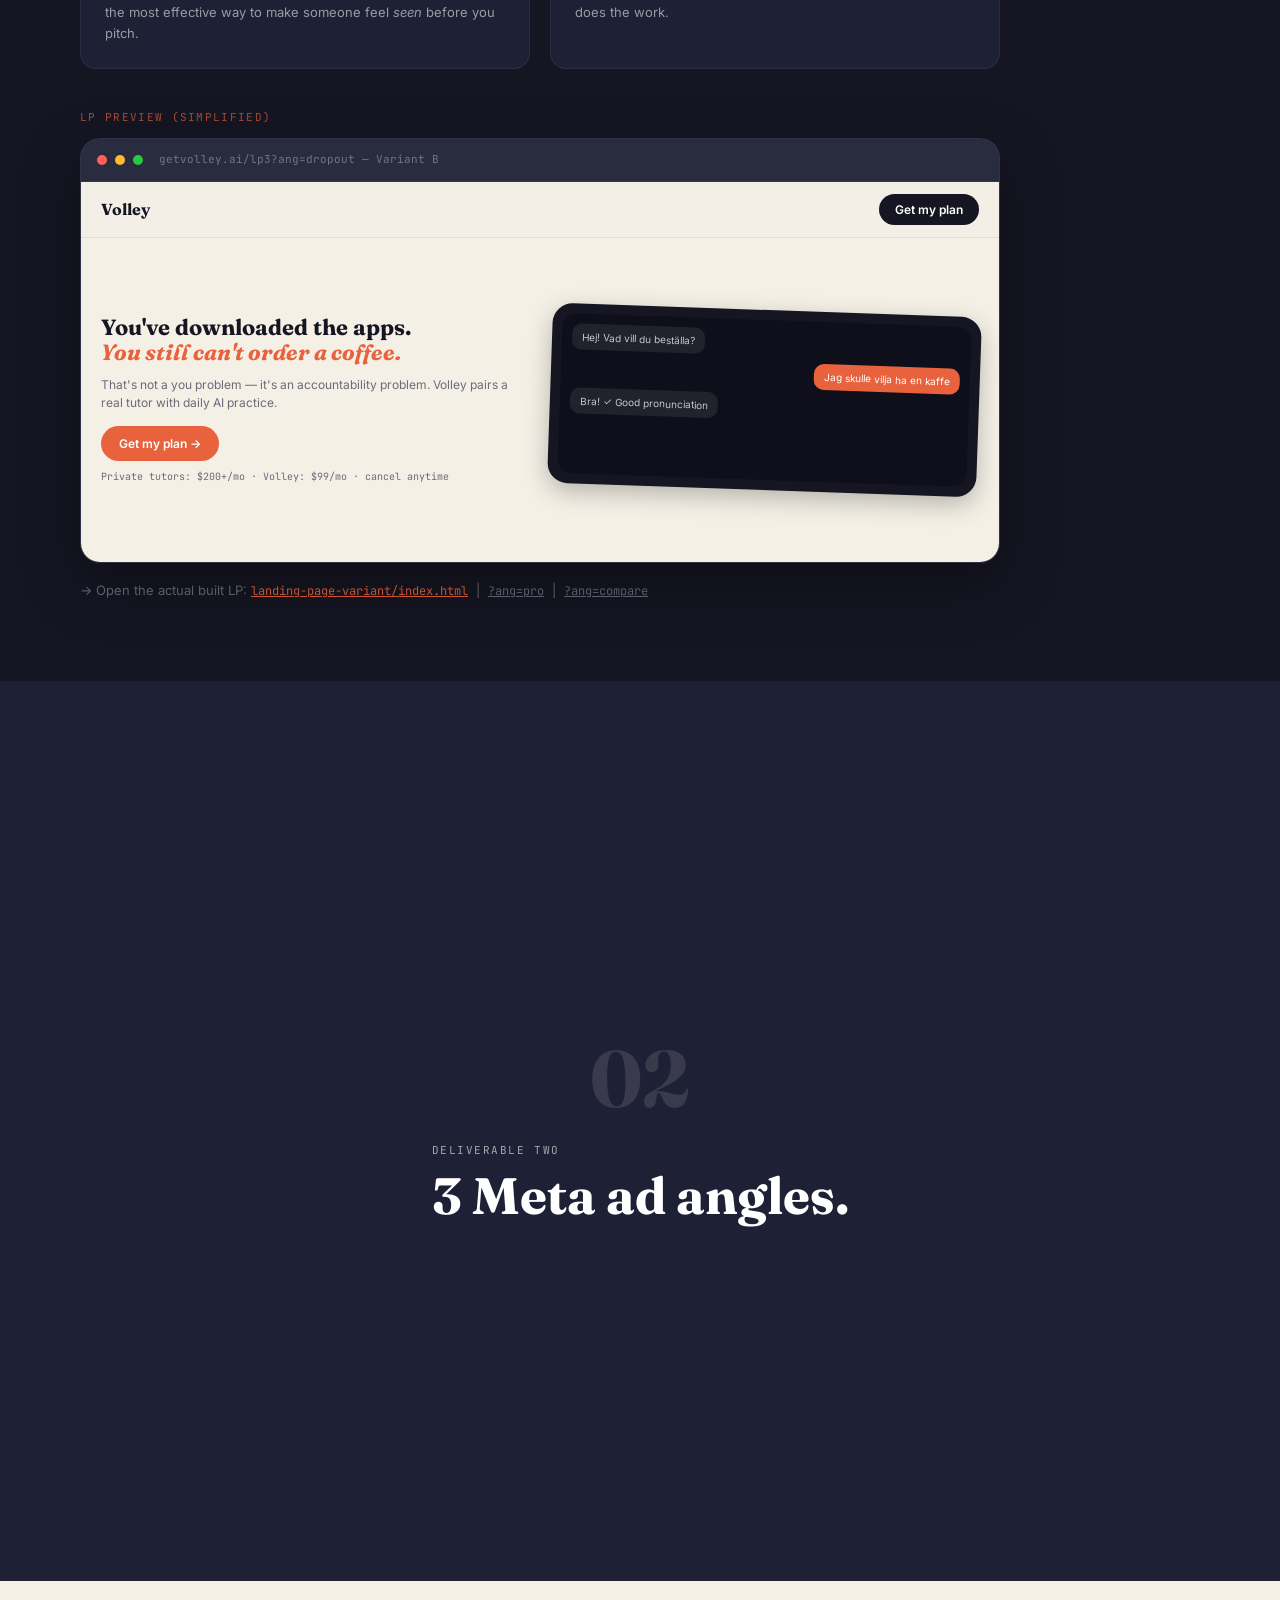
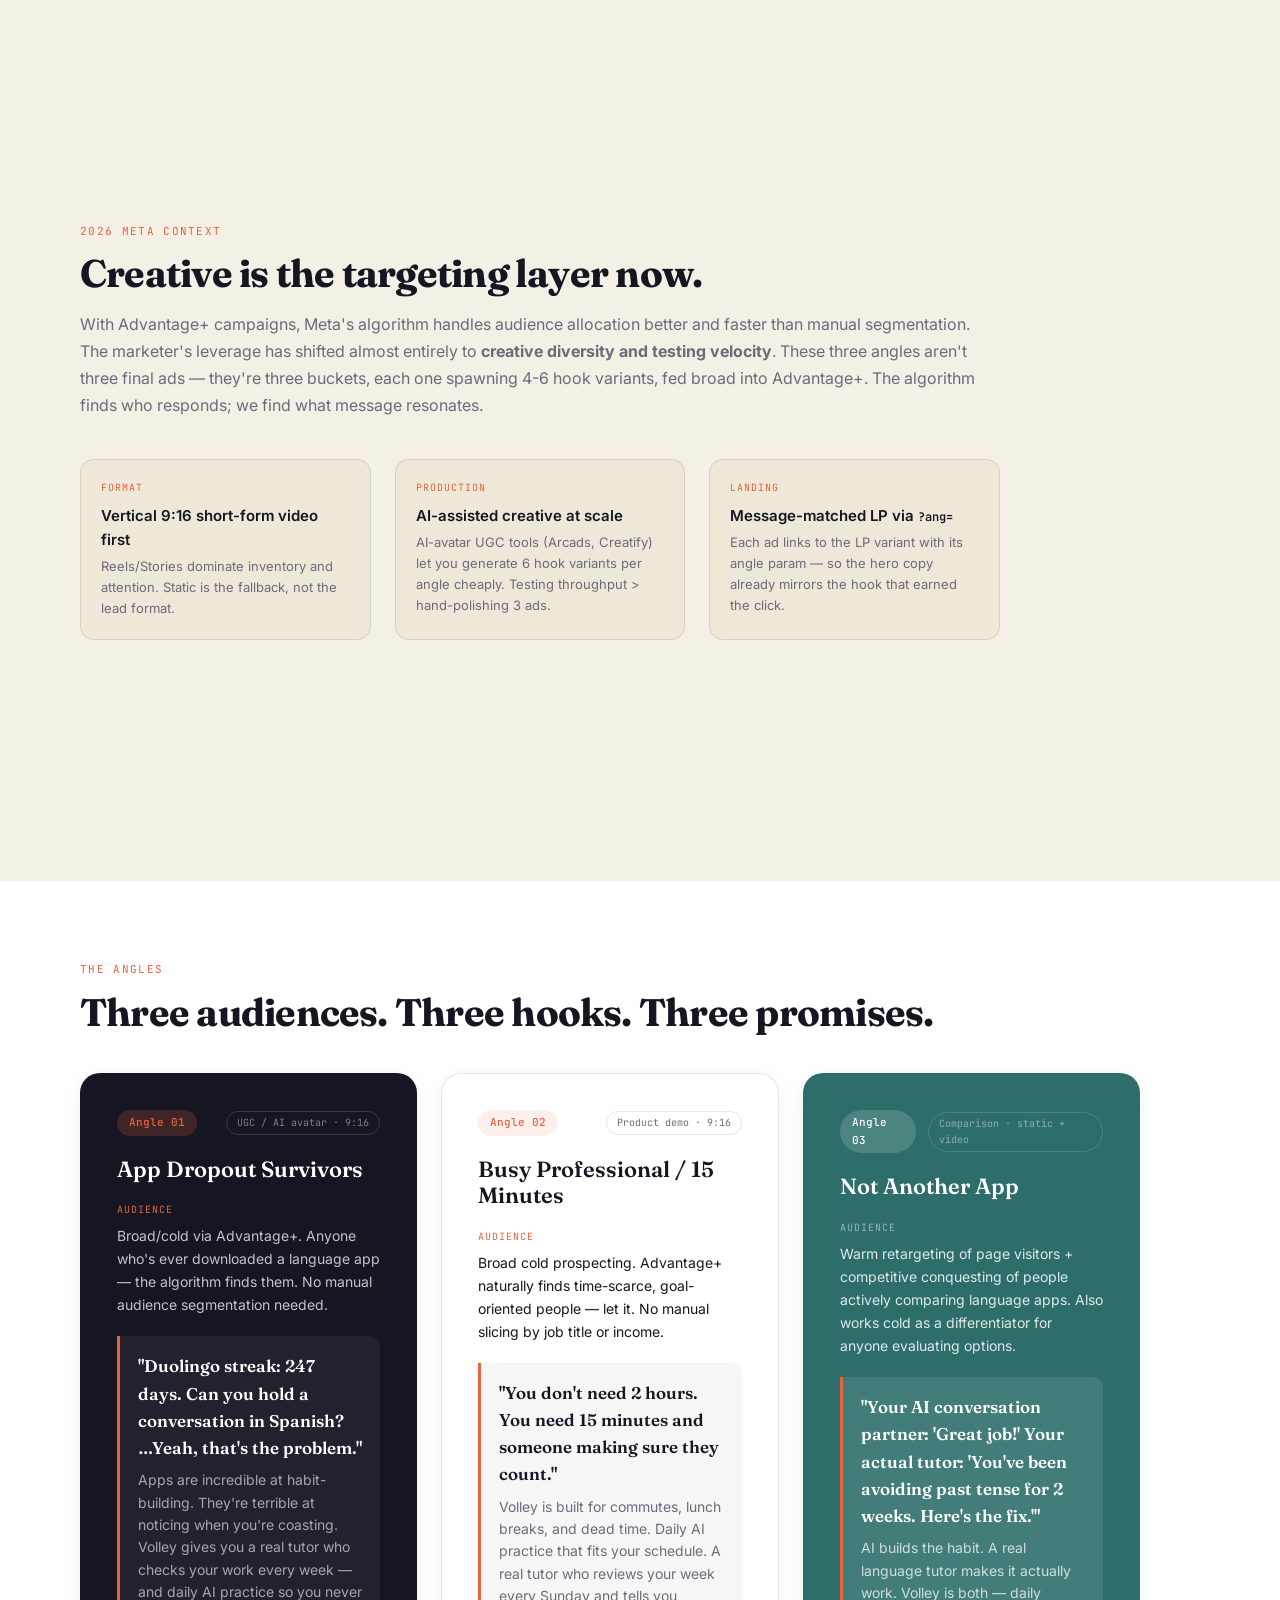
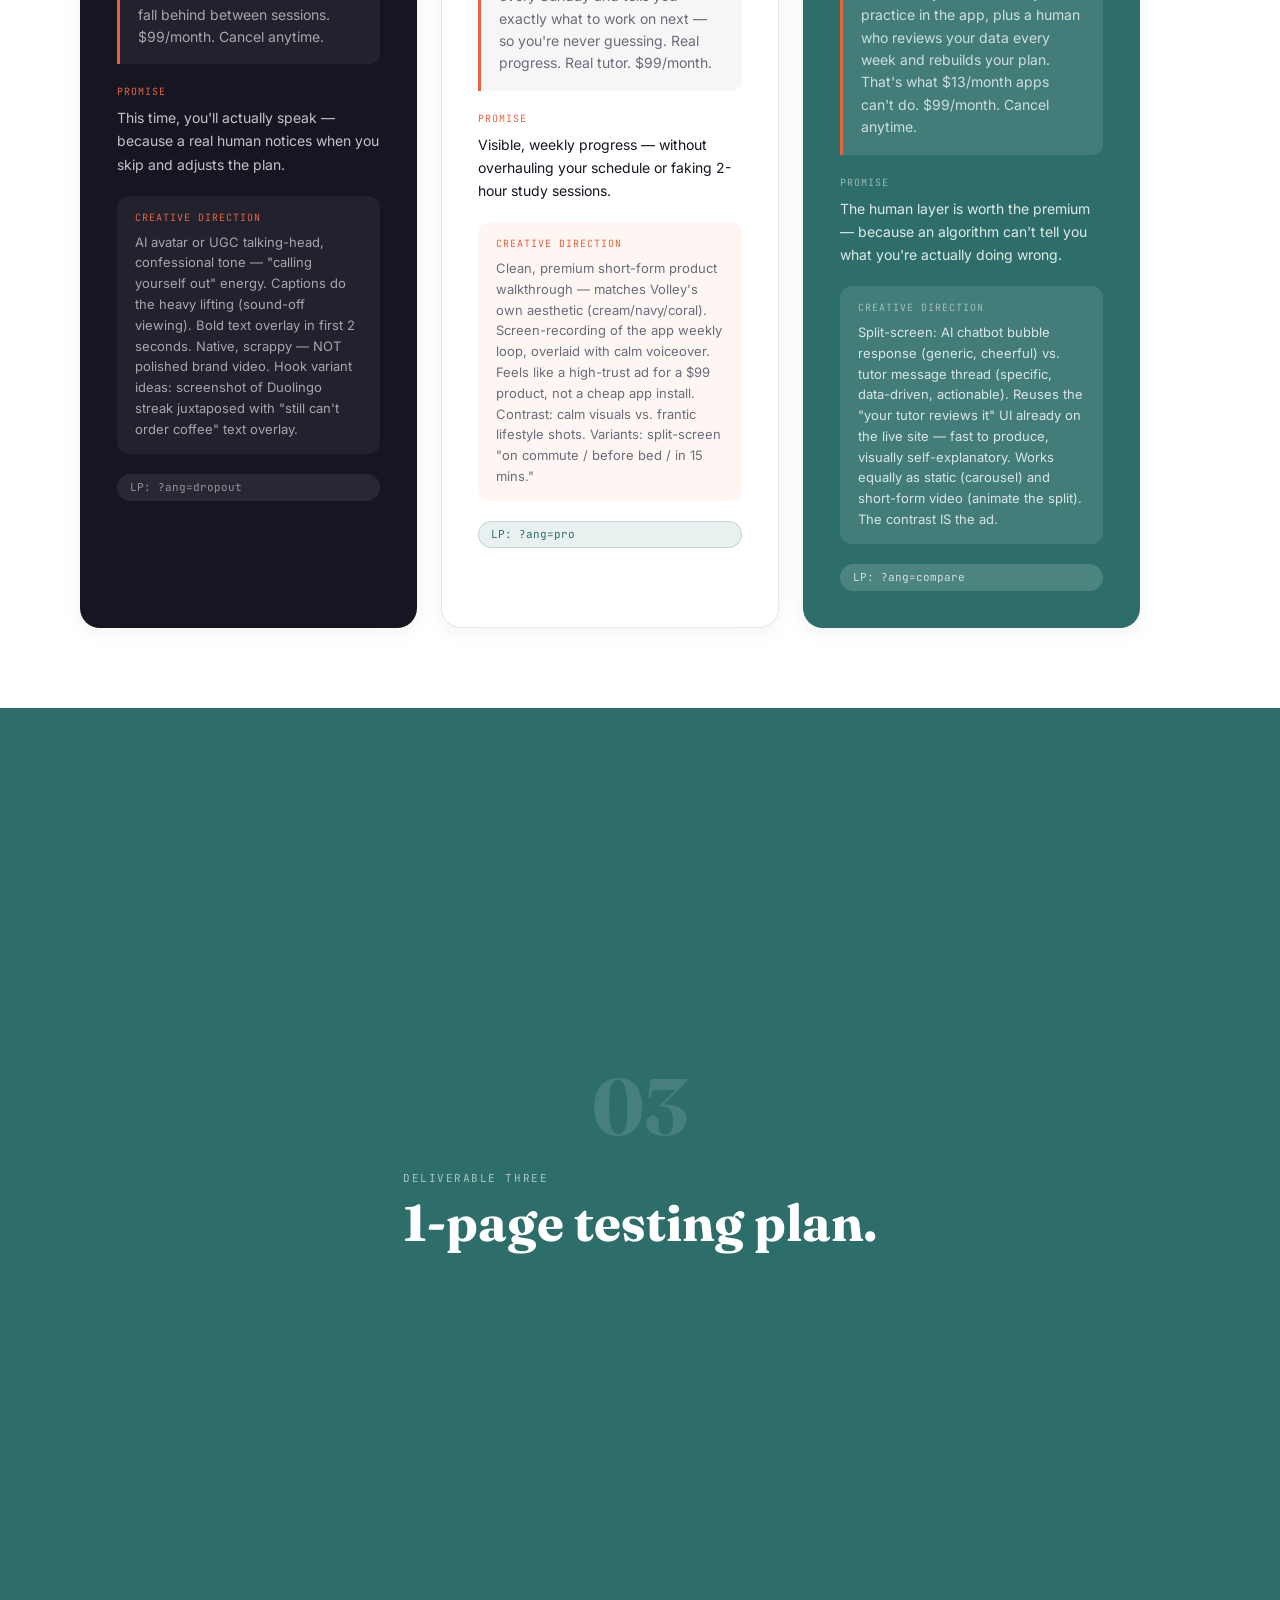
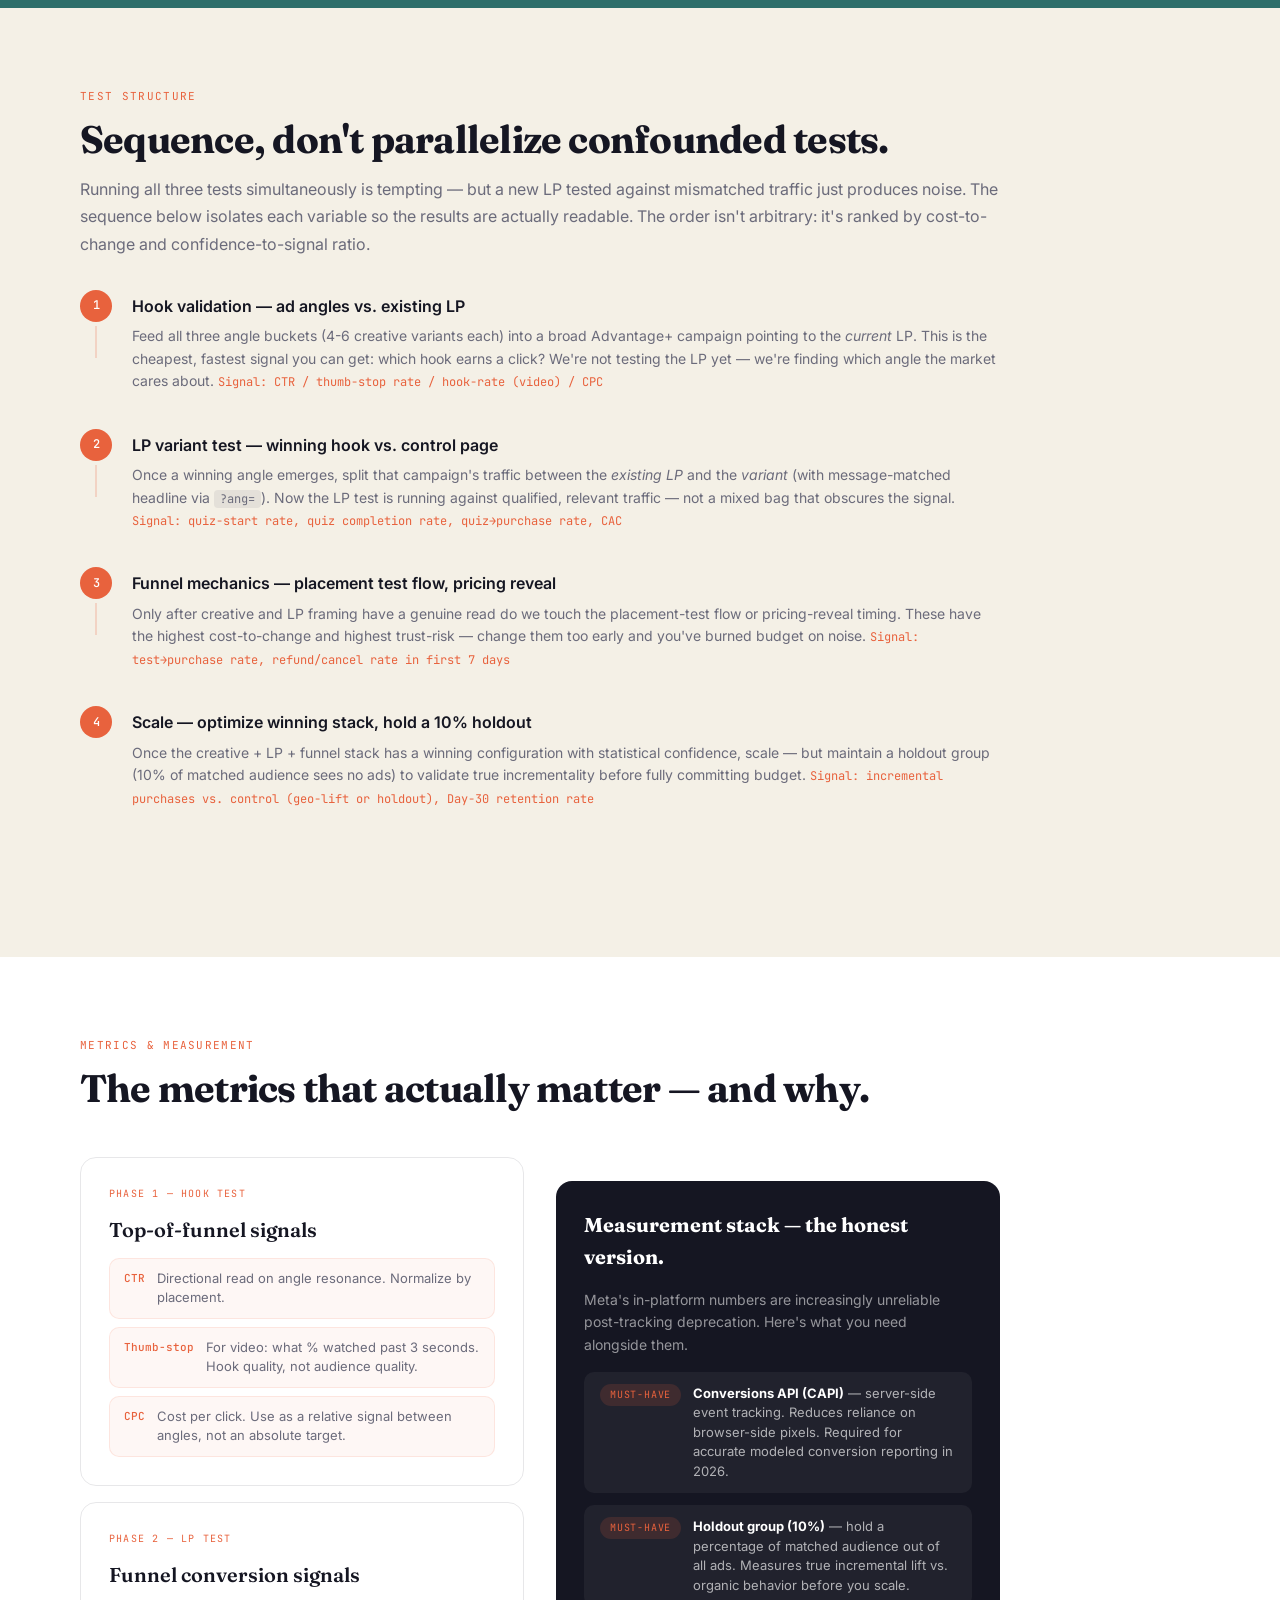
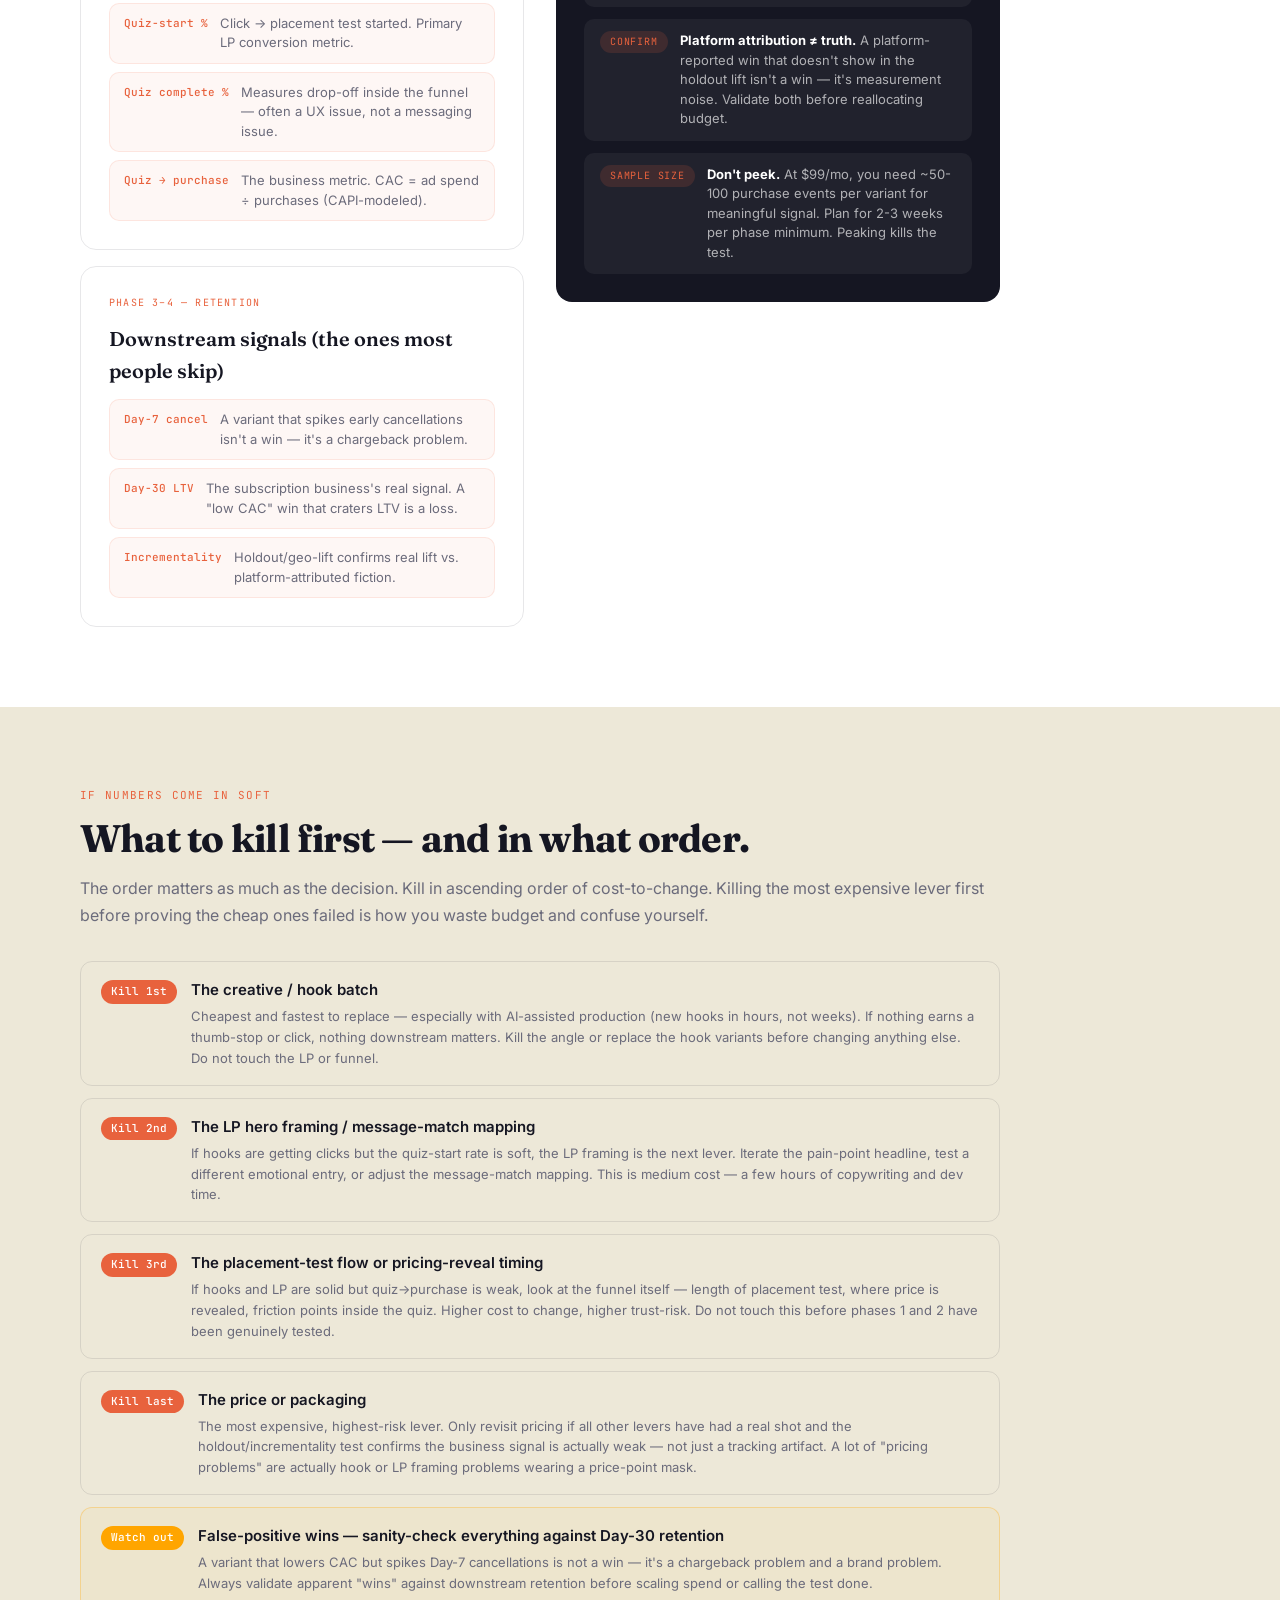
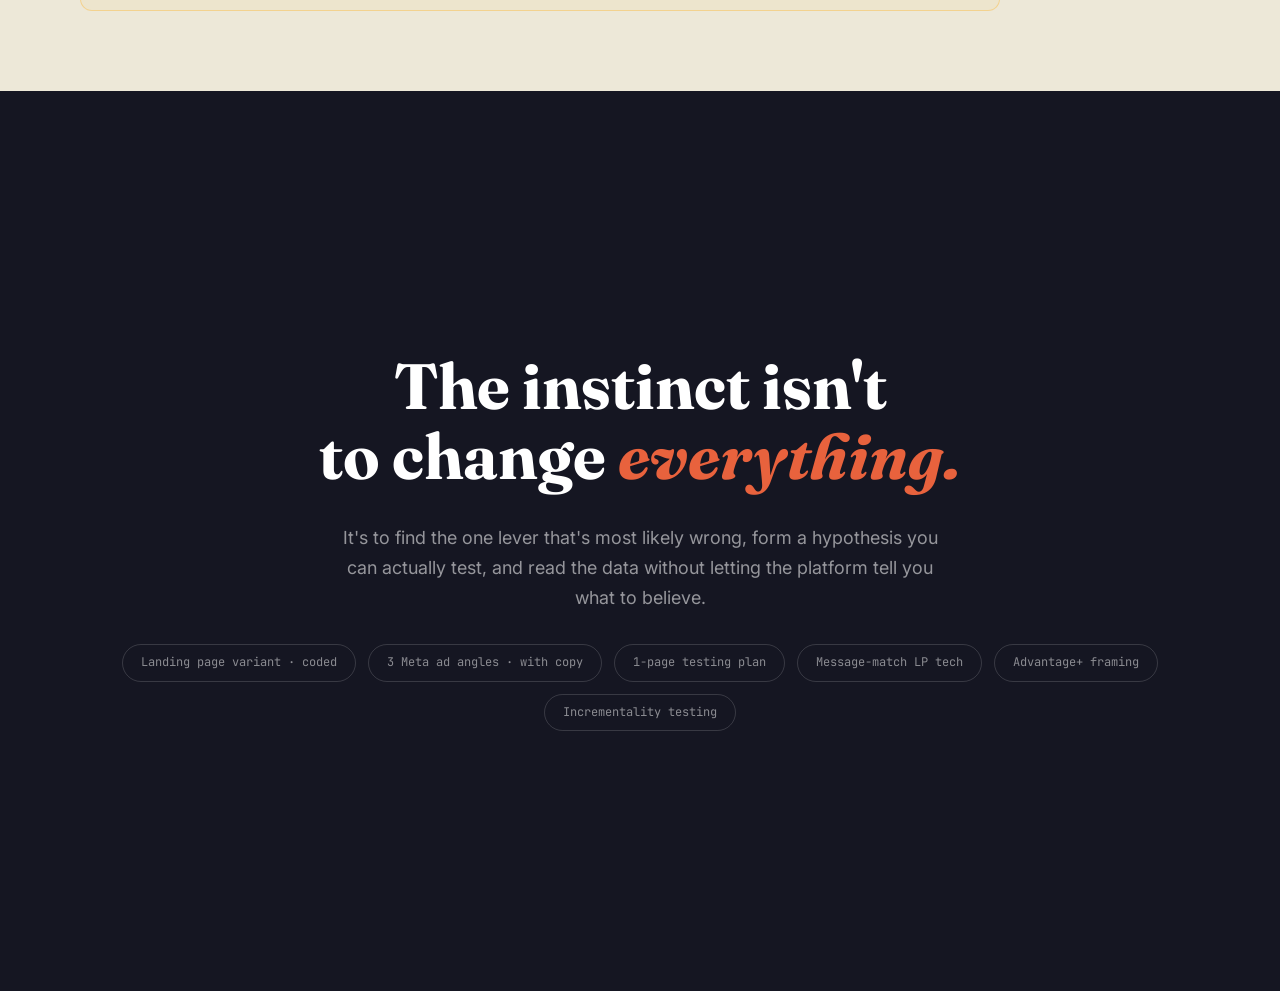
<file: deck/index.html>
<!DOCTYPE html>
<html lang="en">
<head>
  <meta charset="UTF-8" />
  <meta name="viewport" content="width=device-width, initial-scale=1.0" />
  <title>Volley — Funnel Strategy Deck</title>
  <link rel="preconnect" href="https://fonts.googleapis.com" />
  <link rel="preconnect" href="https://fonts.gstatic.com" crossorigin />
  <link href="https://fonts.googleapis.com/css2?family=Fraunces:ital,opsz,wght@0,9..144,300;0,9..144,400;0,9..144,600;0,9..144,700;1,9..144,400&family=Inter:wght@400;500;600;700&family=JetBrains+Mono:wght@400;500&display=swap" rel="stylesheet" />
  <style>
    /* ── Tokens ── */
    :root {
      --cream:  #F4F0E6;
      --cream2: #EDE8D8;
      --navy:   #151622;
      --navy2:  #1E2035;
      --coral:  #E8623D;
      --teal:   #2D6E6A;
      --white:  #FFFFFF;
      --border: rgba(26,26,42,0.10);
      --muted:  #6B6B7B;
      --font-serif: 'Fraunces', Georgia, serif;
      --font-sans:  'Inter', system-ui, sans-serif;
      --font-mono:  'JetBrains Mono', monospace;
    }

    /* ── Reset ── */
    *, *::before, *::after { box-sizing: border-box; margin: 0; padding: 0; }
    html { scroll-behavior: smooth; }
    body { font-family: var(--font-sans); background: var(--cream); color: var(--navy); line-height: 1.6; -webkit-font-smoothing: antialiased; }

    /* ── Print ── */
    @media print {
      .no-print { display: none !important; }
      .page { page-break-after: always; }
      body { background: white; }
    }

    /* ── Nav ── */
    .deck-nav {
      position: sticky; top: 0; z-index: 100;
      background: rgba(244,240,230,0.95);
      backdrop-filter: blur(12px);
      border-bottom: 1px solid var(--border);
      padding: 14px 48px;
      display: flex; align-items: center; justify-content: space-between;
    }
    .deck-nav__logo { font-family: var(--font-serif); font-size: 18px; font-weight: 700; color: var(--navy); }
    .deck-nav__logo span { color: var(--coral); }
    .deck-nav__right { display: flex; align-items: center; gap: 24px; }
    .deck-nav__links { display: flex; gap: 28px; }
    .deck-nav__links a { font-size: 13px; color: var(--muted); text-decoration: none; font-family: var(--font-mono); letter-spacing: 0.04em; transition: color 0.2s; }
    .deck-nav__links a:hover { color: var(--coral); }
    .deck-nav__divider { width: 1px; height: 24px; background: var(--border); }
    /* Author chip */
    .nav-author { display: flex; align-items: center; gap: 10px; text-decoration: none; transition: opacity 0.2s; }
    .nav-author:hover { opacity: 0.75; }
    .nav-author__photo { width: 36px; height: 36px; border-radius: 50%; object-fit: cover; object-position: center 15%; border: 2px solid var(--coral); flex-shrink: 0; }
    .nav-author__text { display: flex; flex-direction: column; gap: 1px; }
    .nav-author__name { font-size: 13px; font-weight: 600; color: var(--navy); white-space: nowrap; font-family: var(--font-sans); }
    .nav-author__label { font-family: var(--font-mono); font-size: 10px; color: var(--muted); letter-spacing: 0.07em; white-space: nowrap; }

    /* ── Pages / Sections ── */
    .page { min-height: 100vh; display: flex; flex-direction: column; justify-content: center; }

    /* ─ Cover ─ */
    .cover {
      background: var(--navy);
      padding: 80px 80px;
      display: grid;
      grid-template-columns: 1fr 1fr;
      align-items: center;
      gap: 60px;
    }
    .cover__copy { display: flex; flex-direction: column; gap: 24px; }
    .cover__tag {
      font-family: var(--font-mono); font-size: 11px; letter-spacing: 0.14em;
      text-transform: uppercase; color: var(--coral);
      border: 1px solid rgba(232,98,61,0.3); border-radius: 100px;
      padding: 6px 16px; width: fit-content;
    }
    .cover__headline {
      font-family: var(--font-serif); font-size: clamp(44px, 5vw, 68px);
      font-weight: 700; line-height: 1.05; letter-spacing: -0.02em; color: var(--white);
    }
    .cover__headline em { color: var(--coral); font-style: italic; }
    .cover__sub { font-size: 18px; color: rgba(255,255,255,0.6); line-height: 1.65; }
    .cover__meta {
      display: flex; flex-direction: column; gap: 6px;
      border-top: 1px solid rgba(255,255,255,0.1); padding-top: 24px;
    }
    .cover__meta-line { font-family: var(--font-mono); font-size: 12px; color: rgba(255,255,255,0.35); letter-spacing: 0.04em; }
    .cover__meta-line strong { color: rgba(255,255,255,0.6); }
    .cover__visual {
      display: flex; flex-direction: column; gap: 16px;
    }
    .brief-card {
      background: rgba(255,255,255,0.05); border: 1px solid rgba(255,255,255,0.08);
      border-radius: 16px; padding: 24px;
    }
    .brief-card__label { font-family: var(--font-mono); font-size: 10px; color: var(--coral); letter-spacing: 0.12em; text-transform: uppercase; margin-bottom: 10px; }
    .brief-card__value { font-size: 15px; color: rgba(255,255,255,0.75); line-height: 1.6; }
    .brief-card__value strong { color: #fff; }

    /* ─ Section dividers ─ */
    .section-divider {
      background: var(--coral);
      padding: 60px 80px;
      display: flex; align-items: center; gap: 24px;
    }
    .section-divider--navy { background: var(--navy2); }
    .section-divider--teal { background: var(--teal); }
    .divider__num {
      font-family: var(--font-serif); font-size: 80px; font-weight: 700;
      color: rgba(255,255,255,0.12); line-height: 1; flex-shrink: 0;
    }
    .divider__copy { display: flex; flex-direction: column; gap: 8px; }
    .divider__label { font-family: var(--font-mono); font-size: 11px; letter-spacing: 0.14em; text-transform: uppercase; color: rgba(255,255,255,0.6); }
    .divider__title { font-family: var(--font-serif); font-size: clamp(32px, 4vw, 52px); font-weight: 700; color: var(--white); line-height: 1.1; }

    /* ─ Content sections ─ */
    .content-section { padding: 80px; background: var(--white); }
    .content-section--cream { background: var(--cream); }
    .content-section--cream2 { background: var(--cream2); }
    .content-section--dark { background: var(--navy); }

    /* ─ Typography ─ */
    .mono-tag {
      font-family: var(--font-mono); font-size: 11px; letter-spacing: 0.12em;
      text-transform: uppercase; color: var(--coral); margin-bottom: 12px;
    }
    .mono-tag--light { color: rgba(232,98,61,0.7); }
    h2.deck-h2 {
      font-family: var(--font-serif); font-size: clamp(28px, 3vw, 44px);
      font-weight: 700; line-height: 1.1; letter-spacing: -0.02em; margin-bottom: 16px;
    }
    h2.deck-h2--white { color: var(--white); }
    h3.deck-h3 { font-family: var(--font-serif); font-size: 22px; font-weight: 600; margin-bottom: 10px; }
    p.deck-p { font-size: 16px; color: var(--muted); line-height: 1.7; }
    p.deck-p--white { color: rgba(255,255,255,0.65); }

    /* ─ Grid layouts ─ */
    .two-col { display: grid; grid-template-columns: 1fr 1fr; gap: 40px; }
    .three-col { display: grid; grid-template-columns: repeat(3, 1fr); gap: 24px; }
    .content-max { max-width: 920px; }

    /* ─ Analysis cards ─ */
    .analysis-grid { display: grid; grid-template-columns: 1fr 1fr; gap: 24px; margin-top: 40px; }
    .analysis-card {
      border-radius: 16px; padding: 28px;
      border: 1px solid var(--border); background: var(--cream);
    }
    .analysis-card--issue { border-color: rgba(232,98,61,0.3); background: rgba(232,98,61,0.05); }
    .analysis-card--keep  { border-color: rgba(45,110,106,0.3); background: rgba(45,110,106,0.05); }
    .analysis-card__type {
      font-family: var(--font-mono); font-size: 10px; font-weight: 500;
      letter-spacing: 0.12em; text-transform: uppercase; margin-bottom: 10px;
    }
    .analysis-card--issue .analysis-card__type { color: var(--coral); }
    .analysis-card--keep  .analysis-card__type { color: var(--teal); }
    .analysis-card h3 { font-family: var(--font-serif); font-size: 18px; font-weight: 600; margin-bottom: 8px; }
    .analysis-card p { font-size: 14px; color: var(--muted); line-height: 1.6; }

    /* ─ Hypothesis box ─ */
    .hypothesis {
      background: var(--navy); border-radius: 20px; padding: 36px;
      margin-top: 40px; display: flex; gap: 24px; align-items: flex-start;
    }
    .hypothesis__icon { font-size: 32px; flex-shrink: 0; }
    .hypothesis__label { font-family: var(--font-mono); font-size: 10px; letter-spacing: 0.12em; text-transform: uppercase; color: var(--coral); margin-bottom: 10px; }
    .hypothesis__text { font-family: var(--font-serif); font-size: 20px; font-style: italic; color: rgba(255,255,255,0.9); line-height: 1.55; }

    /* ─ Change list ─ */
    .change-list { display: flex; flex-direction: column; gap: 16px; margin-top: 32px; }
    .change-item {
      display: flex; gap: 16px; align-items: flex-start;
      padding: 20px 24px; border-radius: 14px;
      border: 1px solid var(--border); background: var(--cream);
    }
    .change-item__num {
      font-family: var(--font-mono); font-size: 11px; color: var(--coral);
      background: rgba(232,98,61,0.1); border-radius: 100px;
      padding: 4px 10px; flex-shrink: 0; margin-top: 2px;
    }
    .change-item__title { font-weight: 600; font-size: 15px; margin-bottom: 4px; }
    .change-item__desc { font-size: 14px; color: var(--muted); line-height: 1.6; }

    /* ─ Design features ─ */
    .design-features {
      display: grid; grid-template-columns: repeat(2, 1fr); gap: 20px; margin-top: 32px;
    }
    .design-feat {
      background: var(--navy2); border-radius: 16px; padding: 24px;
      border: 1px solid rgba(255,255,255,0.06);
    }
    .design-feat__icon { font-size: 28px; margin-bottom: 10px; }
    .design-feat h4 { font-family: var(--font-serif); font-size: 18px; color: var(--white); margin-bottom: 6px; }
    .design-feat p { font-size: 13px; color: rgba(255,255,255,0.55); line-height: 1.6; }

    /* ─ Ad angle cards ─ */
    .ad-card {
      background: var(--white); border-radius: 20px; padding: 36px;
      border: 1px solid var(--border); box-shadow: 0 4px 20px rgba(26,26,42,0.06);
      display: flex; flex-direction: column; gap: 20px;
    }
    .ad-card--dark { background: var(--navy); border-color: transparent; }
    .ad-card--teal { background: var(--teal); border-color: transparent; }

    .ad-card__header { display: flex; align-items: center; justify-content: space-between; gap: 12px; }
    .ad-card__num {
      font-family: var(--font-mono); font-size: 11px; font-weight: 500;
      color: var(--coral); background: rgba(232,98,61,0.1); border-radius: 100px;
      padding: 4px 12px;
    }
    .ad-card--dark .ad-card__num { background: rgba(232,98,61,0.2); }
    .ad-card--teal .ad-card__num { background: rgba(255,255,255,0.15); color: #fff; }
    .ad-card__format {
      font-family: var(--font-mono); font-size: 10px; color: var(--muted);
      border: 1px solid var(--border); border-radius: 100px; padding: 3px 10px;
    }
    .ad-card--dark .ad-card__format,
    .ad-card--teal .ad-card__format { color: rgba(255,255,255,0.45); border-color: rgba(255,255,255,0.15); }

    .ad-card__angle { font-family: var(--font-serif); font-size: 22px; font-weight: 600; line-height: 1.2; }
    .ad-card--dark .ad-card__angle,
    .ad-card--teal .ad-card__angle { color: var(--white); }

    .ad-card__row { display: flex; flex-direction: column; gap: 6px; }
    .ad-card__row-label {
      font-family: var(--font-mono); font-size: 10px; letter-spacing: 0.1em;
      text-transform: uppercase; color: var(--coral);
    }
    .ad-card--teal .ad-card__row-label { color: rgba(255,255,255,0.5); }
    .ad-card__row-value { font-size: 14px; line-height: 1.65; }
    .ad-card--dark .ad-card__row-value { color: rgba(255,255,255,0.75); }
    .ad-card--teal .ad-card__row-value { color: rgba(255,255,255,0.85); }

    .ad-copy-block {
      background: rgba(26,26,42,0.04); border-left: 3px solid var(--coral);
      padding: 16px 18px; border-radius: 0 10px 10px 0;
    }
    .ad-card--dark .ad-copy-block { background: rgba(255,255,255,0.05); }
    .ad-card--teal .ad-copy-block { background: rgba(255,255,255,0.1); }
    .ad-copy-hook { font-family: var(--font-serif); font-size: 17px; font-weight: 600; margin-bottom: 8px; }
    .ad-card--dark .ad-copy-hook,
    .ad-card--teal .ad-copy-hook { color: var(--white); }
    .ad-copy-body { font-size: 14px; color: var(--muted); line-height: 1.6; }
    .ad-card--dark .ad-copy-body { color: rgba(255,255,255,0.6); }
    .ad-card--teal .ad-copy-body { color: rgba(255,255,255,0.75); }

    .ad-creative-block {
      background: rgba(232,98,61,0.06); border-radius: 12px; padding: 14px 18px;
    }
    .ad-card--dark .ad-creative-block { background: rgba(255,255,255,0.05); }
    .ad-card--teal .ad-creative-block { background: rgba(255,255,255,0.1); }
    .ad-creative-label { font-family: var(--font-mono); font-size: 10px; letter-spacing: 0.1em; text-transform: uppercase; color: var(--coral); margin-bottom: 6px; }
    .ad-card--teal .ad-creative-label { color: rgba(255,255,255,0.5); }
    .ad-creative-text { font-size: 13px; color: var(--muted); line-height: 1.6; }
    .ad-card--dark .ad-creative-text { color: rgba(255,255,255,0.6); }
    .ad-card--teal .ad-creative-text { color: rgba(255,255,255,0.8); }

    .url-param-tag {
      display: inline-flex; align-items: center; gap: 6px;
      font-family: var(--font-mono); font-size: 11px; color: var(--teal);
      background: rgba(45,110,106,0.1); border-radius: 100px; padding: 4px 12px;
      border: 1px solid rgba(45,110,106,0.2);
    }
    .ad-card--dark .url-param-tag { background: rgba(255,255,255,0.08); color: rgba(255,255,255,0.5); border-color: transparent; }
    .ad-card--teal .url-param-tag { background: rgba(255,255,255,0.15); color: rgba(255,255,255,0.75); border-color: transparent; }

    /* ─ Testing plan ─ */
    .test-grid { display: grid; grid-template-columns: 1fr 1fr; gap: 32px; margin-top: 40px; align-items: start; }
    .phase-card {
      border-radius: 16px; padding: 28px;
      border: 1px solid var(--border);
    }
    .phase-card__phase {
      font-family: var(--font-mono); font-size: 10px; letter-spacing: 0.12em;
      text-transform: uppercase; color: var(--coral); margin-bottom: 12px;
    }
    .phase-card__title { font-family: var(--font-serif); font-size: 20px; font-weight: 600; margin-bottom: 12px; }
    .phase-card__metrics { display: flex; flex-direction: column; gap: 8px; }
    .metric-row {
      display: flex; align-items: flex-start; gap: 12px; padding: 10px 14px;
      border-radius: 10px; background: rgba(232,98,61,0.05);
      border: 1px solid rgba(232,98,61,0.12);
    }
    .metric-row__label { font-family: var(--font-mono); font-size: 11px; color: var(--coral); font-weight: 500; flex-shrink: 0; padding-top: 1px; }
    .metric-row__value { font-size: 13px; color: var(--muted); line-height: 1.5; }

    .sequencing {
      display: flex; flex-direction: column; gap: 0; margin: 32px 0;
    }
    .seq-step {
      display: flex; gap: 20px; align-items: flex-start;
    }
    .seq-step__line {
      display: flex; flex-direction: column; align-items: center; flex-shrink: 0;
    }
    .seq-step__dot {
      width: 32px; height: 32px; border-radius: 50%; background: var(--coral);
      color: #fff; font-family: var(--font-mono); font-size: 12px; font-weight: 500;
      display: flex; align-items: center; justify-content: center; flex-shrink: 0;
    }
    .seq-step__connector {
      width: 2px; height: 32px; background: rgba(232,98,61,0.2); margin: 4px 0;
    }
    .seq-step:last-child .seq-step__connector { display: none; }
    .seq-step__copy { padding: 4px 0 36px; }
    .seq-step__title { font-weight: 600; font-size: 16px; margin-bottom: 6px; }
    .seq-step__desc { font-size: 14px; color: var(--muted); line-height: 1.6; }

    .kill-list {
      display: flex; flex-direction: column; gap: 12px;
    }
    .kill-item {
      display: flex; gap: 14px; align-items: flex-start; padding: 16px 20px;
      border-radius: 12px; border: 1px solid var(--border);
    }
    .kill-item__order {
      background: var(--coral); color: #fff; font-family: var(--font-mono);
      font-size: 11px; font-weight: 500; border-radius: 100px; padding: 3px 10px;
      flex-shrink: 0; margin-top: 2px; min-width: 60px; text-align: center;
    }
    .kill-item__title { font-weight: 600; font-size: 15px; margin-bottom: 4px; }
    .kill-item__desc { font-size: 13px; color: var(--muted); line-height: 1.6; }

    .measurement-box {
      background: var(--navy); border-radius: 16px; padding: 28px; margin-top: 32px;
    }
    .measurement-box h3 { font-family: var(--font-serif); font-size: 20px; color: var(--white); margin-bottom: 16px; }
    .measurement-items { display: flex; flex-direction: column; gap: 12px; }
    .measurement-item {
      display: flex; gap: 12px; align-items: flex-start;
      background: rgba(255,255,255,0.05); border-radius: 10px; padding: 12px 16px;
    }
    .measurement-item__tag {
      font-family: var(--font-mono); font-size: 10px; letter-spacing: 0.08em;
      text-transform: uppercase; color: var(--coral); flex-shrink: 0;
      background: rgba(232,98,61,0.15); border-radius: 100px; padding: 3px 10px;
    }
    .measurement-item__text { font-size: 13px; color: rgba(255,255,255,0.65); line-height: 1.5; }

    /* ─ LP preview embed ─ */
    .lp-preview {
      background: var(--navy2); border-radius: 20px; overflow: hidden;
      border: 1px solid rgba(255,255,255,0.08); box-shadow: 0 20px 60px rgba(0,0,0,0.4);
      position: relative;
    }
    .lp-preview__bar {
      background: rgba(255,255,255,0.05); padding: 12px 16px;
      display: flex; align-items: center; gap: 8px;
      border-bottom: 1px solid rgba(255,255,255,0.06);
    }
    .browser-dot { width: 10px; height: 10px; border-radius: 50%; }
    .browser-dot--r { background: #FF5F57; }
    .browser-dot--y { background: #FEBC2E; }
    .browser-dot--g { background: #28C840; }
    .lp-preview__url {
      font-family: var(--font-mono); font-size: 11px; color: rgba(255,255,255,0.35);
      margin-left: 8px;
    }
    .lp-preview__frame {
      height: 380px; background: var(--cream);
      display: flex; flex-direction: column;
    }
    .mock-nav {
      background: rgba(244,240,230,0.95); padding: 12px 20px;
      display: flex; justify-content: space-between; align-items: center;
      border-bottom: 1px solid rgba(26,26,42,0.08);
    }
    .mock-nav-logo { font-family: var(--font-serif); font-size: 16px; font-weight: 700; color: var(--navy); }
    .mock-btn {
      background: var(--navy); color: #fff; padding: 6px 16px; border-radius: 100px;
      font-size: 12px; font-weight: 600;
    }
    .mock-hero {
      display: grid; grid-template-columns: 1fr 1fr; gap: 20px;
      padding: 28px 20px; flex: 1; align-items: center;
    }
    .mock-headline { font-family: var(--font-serif); font-size: 22px; font-weight: 700; line-height: 1.15; margin-bottom: 10px; }
    .mock-headline em { color: var(--coral); font-style: italic; }
    .mock-sub { font-size: 12px; color: var(--muted); line-height: 1.5; margin-bottom: 14px; }
    .mock-cta { background: var(--coral); color: #fff; padding: 8px 18px; border-radius: 100px; font-size: 12px; font-weight: 600; display: inline-block; }
    .mock-price-note { font-size: 10px; color: var(--muted); margin-top: 8px; font-family: var(--font-mono); }
    .mock-phone {
      background: var(--navy); border-radius: 20px; padding: 10px;
      transform: rotate(2deg); box-shadow: 0 8px 24px rgba(0,0,0,0.25);
    }
    .mock-phone-inner { background: #0E0F1A; border-radius: 14px; padding: 10px; height: 160px; display: flex; flex-direction: column; gap: 6px; }
    .mock-bubble { border-radius: 10px; padding: 5px 10px; font-size: 10px; }
    .mock-bubble--them { background: rgba(255,255,255,0.08); color: rgba(255,255,255,0.75); width: fit-content; }
    .mock-bubble--me { background: var(--coral); color: #fff; width: fit-content; align-self: flex-end; }

    /* ─ Closing slide ─ */
    .closing {
      background: var(--navy); display: flex; flex-direction: column;
      align-items: center; justify-content: center;
      padding: 100px 80px; text-align: center; gap: 32px;
    }
    .closing__headline { font-family: var(--font-serif); font-size: clamp(36px, 5vw, 64px); font-weight: 700; color: var(--white); line-height: 1.1; }
    .closing__headline em { color: var(--coral); font-style: italic; }
    .closing__sub { font-size: 18px; color: rgba(255,255,255,0.55); max-width: 600px; line-height: 1.65; }
    .closing__chips { display: flex; flex-wrap: wrap; gap: 12px; justify-content: center; }
    .chip { font-family: var(--font-mono); font-size: 12px; padding: 8px 18px; border-radius: 100px; border: 1px solid rgba(255,255,255,0.15); color: rgba(255,255,255,0.5); }

    /* ─ Utility ─ */
    .mt-8  { margin-top: 8px; }
    .mt-16 { margin-top: 16px; }
    .mt-24 { margin-top: 24px; }
    .mt-32 { margin-top: 32px; }
    .mt-40 { margin-top: 40px; }
    .mb-8  { margin-bottom: 8px; }
    .mb-16 { margin-bottom: 16px; }
    .divider-line { border: none; border-top: 1px solid var(--border); margin: 40px 0; }
    .tag { display: inline-block; font-family: var(--font-mono); font-size: 10px; letter-spacing: 0.1em; text-transform: uppercase; padding: 4px 12px; border-radius: 100px; }
    .tag--coral { background: rgba(232,98,61,0.1); color: var(--coral); }
    .tag--teal  { background: rgba(45,110,106,0.1); color: var(--teal); }
    .tag--navy  { background: rgba(26,26,42,0.08); color: var(--navy); }
    .stars { color: #F5A623; font-size: 14px; letter-spacing: 1px; }

    /* ─ Responsive ─ */
    @media (max-width: 900px) {
      .nav-author__text { display: none; }
      .deck-nav__divider { display: none; }
      .cover { grid-template-columns: 1fr; padding: 60px 32px; }
      .content-section { padding: 60px 32px; }
      .two-col, .three-col, .analysis-grid, .test-grid, .design-features { grid-template-columns: 1fr; }
      .section-divider { padding: 48px 32px; }
      .deck-nav { padding: 12px 24px; }
      .deck-nav__links { display: none; }
      .mock-hero { grid-template-columns: 1fr; }
      .mock-phone { display: none; }
    }
  </style>
</head>
<body>

  <!-- NAV -->
  <nav class="deck-nav no-print">
    <div class="deck-nav__logo">Volley <span>/ Funnel Strategy</span></div>
    <div class="deck-nav__right">
      <div class="deck-nav__links">
        <a href="#lp">01 Landing Page</a>
        <a href="#ads">02 Ad Angles</a>
        <a href="#testing">03 Testing Plan</a>
      </div>
      <div class="deck-nav__divider"></div>
      <a href="https://www.linkedin.com/in/alexandre-toda-faitarone-0992871/" target="_blank" rel="noopener" class="nav-author">
        <img src="../assets/alexandre.jpg" alt="Alexandre Toda Faitarone" class="nav-author__photo">
        <div class="nav-author__text">
          <span class="nav-author__name">Alexandre Toda Faitarone</span>
          <span class="nav-author__label">Built for AgencyHires</span>
        </div>
      </a>
    </div>
  </nav>

  <!-- ══ COVER ══ -->
  <section class="cover page" id="cover">
    <div class="cover__copy">
      <span class="cover__tag">Challenge 1 — Volley Funnel</span>
      <h1 class="cover__headline">
        Build a funnel<br>for <em>Volley.</em>
      </h1>
      <p class="cover__sub">A landing page variant, 3 Meta ad angles, and a testing plan — built the way a performance marketer who can read data and make a call would actually approach it.</p>
      <div class="cover__meta">
        <p class="cover__meta-line">Account: <strong>Volley (getvolley.ai)</strong></p>
        <p class="cover__meta-line">Price point: <strong>$99/month</strong></p>
        <p class="cover__meta-line">Core offer: <strong>AI daily practice + real human tutor, weekly review</strong></p>
        <p class="cover__meta-line">Deliverables: <strong>LP variant (coded) · 3 ad angles · 1-page test plan</strong></p>
      </div>
    </div>
    <div class="cover__visual">
      <div class="brief-card">
        <p class="brief-card__label">The Brief</p>
        <p class="brief-card__value">"Pretend I just handed you the account. What would you change, and how would you prove it works?" The answer isn't to change everything. It's to find the highest-leverage lever, form a clear hypothesis, and run a test you can actually read.</p>
      </div>
      <div class="brief-card">
        <p class="brief-card__label">The Strategic Lens</p>
        <p class="brief-card__value"><strong>The page has one major gap:</strong> at $99/mo — 7× Duolingo's price — it hides cost entirely and buries its strongest emotional hook (app dropout survivors) two-thirds down. One focused test can address both.</p>
      </div>
    </div>
  </section>

  <!-- ══ SECTION 01 DIVIDER ══ -->
  <div class="section-divider page" id="lp">
    <div class="divider__num">01</div>
    <div class="divider__copy">
      <p class="divider__label">Deliverable one</p>
      <div class="divider__title">Landing page variant.</div>
    </div>
  </div>

  <!-- 01 A: What I found -->
  <section class="content-section content-section--cream page">
    <div class="content-max">
      <p class="mono-tag">Current page audit — getvolley.ai/lp3</p>
      <h2 class="deck-h2">What's working. What's not.</h2>
      <p class="deck-p">I reviewed the full page top-to-bottom before touching anything. The instinct to preserve what's good is as important as knowing what to change.</p>

      <div class="analysis-grid">
        <div class="analysis-card analysis-card--keep">
          <p class="analysis-card__type">Preserve ✓</p>
          <h3>Premium editorial aesthetic</h3>
          <p>Cream/navy/coral palette, Fraunces display serif, generous whitespace — positions Volley above Duolingo/Babbel visually. Don't touch this.</p>
        </div>
        <div class="analysis-card analysis-card--keep">
          <p class="analysis-card__type">Preserve ✓</p>
          <h3>Strong "show, don't tell" mockups</h3>
          <p>The in-app chat demos, tutor review message thread, and weekly loop diagram actually communicate the mechanism. Keep all of these — they're doing real work.</p>
        </div>
        <div class="analysis-card analysis-card--keep">
          <p class="analysis-card__type">Preserve ✓</p>
          <h3>Specific outcome testimonials</h3>
          <p>"Ordered dinner in French after 3 months." "My tutor messaged me when I skipped Tuesday." These are good — real outcomes, real accountability proof. Leave them.</p>
        </div>
        <div class="analysis-card analysis-card--keep">
          <p class="analysis-card__type">Preserve ✓</p>
          <h3>FAQ pre-handles objections</h3>
          <p>The Duolingo/Babbel comparison is addressed in FAQ. Good practice — don't remove it. We'll <em>add</em> one missing item: the price.</p>
        </div>
        <div class="analysis-card analysis-card--issue">
          <p class="analysis-card__type">Issue ✗ — highest priority</p>
          <h3>Price is completely invisible</h3>
          <p>$99/mo appears nowhere on the page — not in hero, not in FAQ (there's no "how much does it cost?" item). Visitors go through a 2-minute placement test before ever seeing the number. At 7× the price of Duolingo, this gap causes funnel abandonment <em>and</em> post-purchase regret.</p>
        </div>
        <div class="analysis-card analysis-card--issue">
          <p class="analysis-card__type">Issue ✗ — buried hook</p>
          <h3>Strongest emotional angle is buried</h3>
          <p>"App dropout survivors" is Volley's sharpest wedge — people who've tried Duolingo/Babbel/Pimsleur and quit — but it's a small card two-thirds down the page. The hero leads with a generic outcome statement instead of the pain that makes Volley's mechanism matter.</p>
        </div>
      </div>
    </div>
  </section>

  <!-- 01 B: The hypothesis -->
  <section class="content-section page">
    <div class="content-max">
      <p class="mono-tag">The change</p>
      <h2 class="deck-h2">One lever. One test.</h2>
      <p class="deck-p">I'm not rebuilding the page. Changing five things and learning nothing is a common mistake. The instinct here is to isolate the highest-leverage variable — entry framing + price transparency — and test that clearly.</p>

      <div class="hypothesis">
        <div class="hypothesis__icon">🔬</div>
        <div>
          <p class="hypothesis__label">Hypothesis</p>
          <p class="hypothesis__text">"Leading with the 'you've tried apps and quit' pain — instead of a generic outcome headline — and being upfront about price relative to alternatives will increase qualified quiz-starts and quiz→purchase conversion, while reducing early cancellations from visitors who felt deceived by a price they didn't see coming."</p>
        </div>
      </div>

      <div class="change-list mt-40">
        <div class="change-item">
          <span class="change-item__num">Change 1</span>
          <div>
            <p class="change-item__title">New hero — pain-first, not outcome-first</p>
            <p class="change-item__desc">Swap "Learn a language with a private tutor and daily AI practice" for a headline that calls out the failure pattern directly: <em>"You've downloaded the apps. You still can't order a coffee in French."</em> The page earns the right to pitch the solution — it doesn't lead with it.</p>
          </div>
        </div>
        <div class="change-item">
          <span class="change-item__num">Change 2</span>
          <div>
            <p class="change-item__title">Elevate the dropout-survivor block above the fold</p>
            <p class="change-item__desc">Pull the "App dropout survivors" persona into a new interactive "Sound familiar?" checklist block directly under the hero. Visitors self-identify by clicking symptoms — turns passive reading into active self-recognition before the pitch lands.</p>
          </div>
        </div>
        <div class="change-item">
          <span class="change-item__num">Change 3</span>
          <div>
            <p class="change-item__title">Add price-anchor microcopy near every CTA</p>
            <p class="change-item__desc"><em>"Private tutors run $200+/month. Volley: $99/month — real tutor + daily AI practice. Cancel anytime."</em> Anchors against the real alternative, not against Duolingo. Makes the ask feel confident, not evasive. Also adds a "How much does Volley cost?" FAQ item.</p>
          </div>
        </div>
        <div class="change-item">
          <span class="change-item__num">Bonus</span>
          <div>
            <p class="change-item__title">Message-match via <code style="font-family:var(--font-mono);font-size:13px;background:rgba(26,26,42,0.07);padding:2px 8px;border-radius:4px">?ang=</code> URL parameter</p>
            <p class="change-item__desc">A small vanilla-JS hook swaps the hero headline to mirror the ad angle that brought the click (<code style="font-family:var(--font-mono);font-size:13px;background:rgba(26,26,42,0.07);padding:2px 8px;border-radius:4px">?ang=dropout</code>, <code style="font-family:var(--font-mono);font-size:13px;background:rgba(26,26,42,0.07);padding:2px 8px;border-radius:4px">?ang=pro</code>, <code style="font-family:var(--font-mono);font-size:13px;background:rgba(26,26,42,0.07);padding:2px 8px;border-radius:4px">?ang=compare</code>). Ad-to-LP continuity is the single highest-leverage funnel technique available without a personalization platform — lower bounce, higher relevance.</p>
          </div>
        </div>
      </div>
    </div>
  </section>

  <!-- 01 C: Design approach -->
  <section class="content-section content-section--dark page">
    <div class="content-max">
      <p class="mono-tag mono-tag--light">Design direction</p>
      <h2 class="deck-h2 deck-h2--white">Distinctive, not a clone.</h2>
      <p class="deck-p deck-p--white">Matching Volley's palette is the floor, not the ceiling. These are the out-of-the-box design choices in the actual coded build — each has a reason beyond aesthetics.</p>

      <div class="design-features">
        <div class="design-feat">
          <div class="design-feat__icon">📐</div>
          <h4>Asymmetric editorial hero</h4>
          <p>Oversized serif headline set off-axis against a floating, slightly-rotated phone mockup — breaks the centered-everything convention that makes every landing page look the same. Reinforces "premium" through editorial confidence, not just color.</p>
        </div>
        <div class="design-feat">
          <div class="design-feat__icon">⚡</div>
          <h4>Living weekly loop diagram</h4>
          <p>Instead of three static cards, the three loop steps cycle through an animated active state continuously — so the core product mechanism feels like a living system, not a bullet list. The mechanism <em>is</em> the product; it should be felt, not read.</p>
        </div>
        <div class="design-feat">
          <div class="design-feat__icon">☑️</div>
          <h4>Interactive "Sound familiar?" checklist</h4>
          <p>Visitors click through self-recognition statements that mirror their own language-learning failure. As they check boxes, the page responds with matching copy. Turns the dropout-survivor proof block from passive reading into a diagnostic moment — the most effective way to make someone feel <em>seen</em> before you pitch.</p>
        </div>
        <div class="design-feat">
          <div class="design-feat__icon">𝟶𝟷</div>
          <h4>Monospace data-flavor typography</h4>
          <p>JetBrains Mono used for data-flavored copy (session counts, retention %, streaks, labels) throughout. A subtle recurring visual signal that reinforces "this product actually tracks your progress" without needing another callout box. The typeface does the work.</p>
        </div>
      </div>

      <div class="mt-40">
        <p class="mono-tag mono-tag--light">LP preview (simplified)</p>
        <div class="lp-preview">
          <div class="lp-preview__bar">
            <div class="browser-dot browser-dot--r"></div>
            <div class="browser-dot browser-dot--y"></div>
            <div class="browser-dot browser-dot--g"></div>
            <span class="lp-preview__url">getvolley.ai/lp3?ang=dropout — Variant B</span>
          </div>
          <div class="lp-preview__frame">
            <div class="mock-nav">
              <span class="mock-nav-logo">Volley</span>
              <span class="mock-btn">Get my plan</span>
            </div>
            <div class="mock-hero">
              <div>
                <h2 class="mock-headline">You've downloaded the apps.<br><em>You still can't order a coffee.</em></h2>
                <p class="mock-sub">That's not a you problem — it's an accountability problem. Volley pairs a real tutor with daily AI practice.</p>
                <span class="mock-cta">Get my plan →</span>
                <p class="mock-price-note">Private tutors: $200+/mo · Volley: $99/mo · cancel anytime</p>
              </div>
              <div class="mock-phone">
                <div class="mock-phone-inner">
                  <div class="mock-bubble mock-bubble--them">Hej! Vad vill du beställa?</div>
                  <div class="mock-bubble mock-bubble--me">Jag skulle vilja ha en kaffe</div>
                  <div class="mock-bubble mock-bubble--them">Bra! ✓ Good pronunciation</div>
                </div>
              </div>
            </div>
          </div>
        </div>
        <p class="deck-p mt-16" style="font-size:13px;color:var(--muted);">
          → Open the actual built LP:
          <a href="../landing-page-variant/index.html" style="color:var(--coral);font-family:var(--font-mono);font-size:12px;">landing-page-variant/index.html</a>
          &nbsp;|&nbsp;
          <a href="../landing-page-variant/index.html?ang=pro" style="color:var(--muted);font-family:var(--font-mono);font-size:12px;">?ang=pro</a>
          &nbsp;|&nbsp;
          <a href="../landing-page-variant/index.html?ang=compare" style="color:var(--muted);font-family:var(--font-mono);font-size:12px;">?ang=compare</a>
        </p>
      </div>
    </div>
  </section>


  <!-- ══ SECTION 02 DIVIDER ══ -->
  <div class="section-divider section-divider--navy page" id="ads">
    <div class="divider__num">02</div>
    <div class="divider__copy">
      <p class="divider__label">Deliverable two</p>
      <div class="divider__title">3 Meta ad angles.</div>
    </div>
  </div>

  <!-- 02 A: Framing -->
  <section class="content-section content-section--cream page">
    <div class="content-max">
      <p class="mono-tag">2026 Meta context</p>
      <h2 class="deck-h2">Creative is the targeting layer now.</h2>
      <p class="deck-p">With Advantage+ campaigns, Meta's algorithm handles audience allocation better and faster than manual segmentation. The marketer's leverage has shifted almost entirely to <strong>creative diversity and testing velocity</strong>. These three angles aren't three final ads — they're three buckets, each one spawning 4-6 hook variants, fed broad into Advantage+. The algorithm finds who responds; we find what message resonates.</p>

      <div class="three-col mt-40">
        <div style="background:var(--cream2);border-radius:14px;padding:20px;border:1px solid var(--border);">
          <p style="font-family:var(--font-mono);font-size:10px;letter-spacing:0.1em;text-transform:uppercase;color:var(--coral);margin-bottom:8px;">Format</p>
          <p style="font-weight:600;font-size:15px;margin-bottom:4px;">Vertical 9:16 short-form video first</p>
          <p style="font-size:13px;color:var(--muted);">Reels/Stories dominate inventory and attention. Static is the fallback, not the lead format.</p>
        </div>
        <div style="background:var(--cream2);border-radius:14px;padding:20px;border:1px solid var(--border);">
          <p style="font-family:var(--font-mono);font-size:10px;letter-spacing:0.1em;text-transform:uppercase;color:var(--coral);margin-bottom:8px;">Production</p>
          <p style="font-weight:600;font-size:15px;margin-bottom:4px;">AI-assisted creative at scale</p>
          <p style="font-size:13px;color:var(--muted);">AI-avatar UGC tools (Arcads, Creatify) let you generate 6 hook variants per angle cheaply. Testing throughput > hand-polishing 3 ads.</p>
        </div>
        <div style="background:var(--cream2);border-radius:14px;padding:20px;border:1px solid var(--border);">
          <p style="font-family:var(--font-mono);font-size:10px;letter-spacing:0.1em;text-transform:uppercase;color:var(--coral);margin-bottom:8px;">Landing</p>
          <p style="font-weight:600;font-size:15px;margin-bottom:4px;">Message-matched LP via <code style="font-family:var(--font-mono);font-size:12px;color:inherit;">?ang=</code></p>
          <p style="font-size:13px;color:var(--muted);">Each ad links to the LP variant with its angle param — so the hero copy already mirrors the hook that earned the click.</p>
        </div>
      </div>
    </div>
  </section>

  <!-- 02 B: The 3 angles -->
  <section class="content-section page">
    <div style="max-width:1060px;">
      <p class="mono-tag">The angles</p>
      <h2 class="deck-h2">Three audiences. Three hooks. Three promises.</h2>

      <div class="three-col mt-40">

        <!-- Angle 1 -->
        <div class="ad-card ad-card--dark">
          <div class="ad-card__header">
            <span class="ad-card__num">Angle 01</span>
            <span class="ad-card__format">UGC / AI avatar · 9:16</span>
          </div>
          <h3 class="ad-card__angle">App Dropout Survivors</h3>

          <div class="ad-card__row">
            <p class="ad-card__row-label">Audience</p>
            <p class="ad-card__row-value">Broad/cold via Advantage+. Anyone who's ever downloaded a language app — the algorithm finds them. No manual audience segmentation needed.</p>
          </div>

          <div class="ad-copy-block">
            <p class="ad-copy-hook">"Duolingo streak: 247 days. Can you hold a conversation in Spanish? …Yeah, that's the problem."</p>
            <p class="ad-copy-body">Apps are incredible at habit-building. They're terrible at noticing when you're coasting. Volley gives you a real tutor who checks your work every week — and daily AI practice so you never fall behind between sessions. $99/month. Cancel anytime.</p>
          </div>

          <div class="ad-card__row">
            <p class="ad-card__row-label">Promise</p>
            <p class="ad-card__row-value">This time, you'll actually speak — because a real human notices when you skip and adjusts the plan.</p>
          </div>

          <div class="ad-creative-block">
            <p class="ad-creative-label">Creative direction</p>
            <p class="ad-creative-text">AI avatar or UGC talking-head, confessional tone — "calling yourself out" energy. Captions do the heavy lifting (sound-off viewing). Bold text overlay in first 2 seconds. Native, scrappy — NOT polished brand video. Hook variant ideas: screenshot of Duolingo streak juxtaposed with "still can't order coffee" text overlay.</p>
          </div>

          <span class="url-param-tag">LP: ?ang=dropout</span>
        </div>

        <!-- Angle 2 -->
        <div class="ad-card">
          <div class="ad-card__header">
            <span class="ad-card__num">Angle 02</span>
            <span class="ad-card__format">Product demo · 9:16</span>
          </div>
          <h3 class="ad-card__angle">Busy Professional / 15 Minutes</h3>

          <div class="ad-card__row">
            <p class="ad-card__row-label">Audience</p>
            <p class="ad-card__row-value">Broad cold prospecting. Advantage+ naturally finds time-scarce, goal-oriented people — let it. No manual slicing by job title or income.</p>
          </div>

          <div class="ad-copy-block">
            <p class="ad-copy-hook">"You don't need 2 hours. You need 15 minutes and someone making sure they count."</p>
            <p class="ad-copy-body">Volley is built for commutes, lunch breaks, and dead time. Daily AI practice that fits your schedule. A real tutor who reviews your week every Sunday and tells you exactly what to work on next — so you're never guessing. Real progress. Real tutor. $99/month.</p>
          </div>

          <div class="ad-card__row">
            <p class="ad-card__row-label">Promise</p>
            <p class="ad-card__row-value">Visible, weekly progress — without overhauling your schedule or faking 2-hour study sessions.</p>
          </div>

          <div class="ad-creative-block">
            <p class="ad-creative-label">Creative direction</p>
            <p class="ad-creative-text">Clean, premium short-form product walkthrough — matches Volley's own aesthetic (cream/navy/coral). Screen-recording of the app weekly loop, overlaid with calm voiceover. Feels like a high-trust ad for a $99 product, not a cheap app install. Contrast: calm visuals vs. frantic lifestyle shots. Variants: split-screen "on commute / before bed / in 15 mins."</p>
          </div>

          <span class="url-param-tag">LP: ?ang=pro</span>
        </div>

        <!-- Angle 3 -->
        <div class="ad-card ad-card--teal">
          <div class="ad-card__header">
            <span class="ad-card__num">Angle 03</span>
            <span class="ad-card__format">Comparison · static + video</span>
          </div>
          <h3 class="ad-card__angle">Not Another App</h3>

          <div class="ad-card__row">
            <p class="ad-card__row-label">Audience</p>
            <p class="ad-card__row-value">Warm retargeting of page visitors + competitive conquesting of people actively comparing language apps. Also works cold as a differentiator for anyone evaluating options.</p>
          </div>

          <div class="ad-copy-block">
            <p class="ad-copy-hook">"Your AI conversation partner: 'Great job!' Your actual tutor: 'You've been avoiding past tense for 2 weeks. Here's the fix.'"</p>
            <p class="ad-copy-body">AI builds the habit. A real language tutor makes it actually work. Volley is both — daily practice in the app, plus a human who reviews your data every week and rebuilds your plan. That's what $13/month apps can't do. $99/month. Cancel anytime.</p>
          </div>

          <div class="ad-card__row">
            <p class="ad-card__row-label">Promise</p>
            <p class="ad-card__row-value">The human layer is worth the premium — because an algorithm can't tell you what you're actually doing wrong.</p>
          </div>

          <div class="ad-creative-block">
            <p class="ad-creative-label">Creative direction</p>
            <p class="ad-creative-text">Split-screen: AI chatbot bubble response (generic, cheerful) vs. tutor message thread (specific, data-driven, actionable). Reuses the "your tutor reviews it" UI already on the live site — fast to produce, visually self-explanatory. Works equally as static (carousel) and short-form video (animate the split). The contrast IS the ad.</p>
          </div>

          <span class="url-param-tag">LP: ?ang=compare</span>
        </div>

      </div>
    </div>
  </section>


  <!-- ══ SECTION 03 DIVIDER ══ -->
  <div class="section-divider section-divider--teal page" id="testing">
    <div class="divider__num">03</div>
    <div class="divider__copy">
      <p class="divider__label">Deliverable three</p>
      <div class="divider__title">1-page testing plan.</div>
    </div>
  </div>

  <!-- 03 A: Sequencing -->
  <section class="content-section content-section--cream page">
    <div class="content-max">
      <p class="mono-tag">Test structure</p>
      <h2 class="deck-h2">Sequence, don't parallelize confounded tests.</h2>
      <p class="deck-p">Running all three tests simultaneously is tempting — but a new LP tested against mismatched traffic just produces noise. The sequence below isolates each variable so the results are actually readable. The order isn't arbitrary: it's ranked by cost-to-change and confidence-to-signal ratio.</p>

      <div class="sequencing mt-32">
        <div class="seq-step">
          <div class="seq-step__line">
            <div class="seq-step__dot">1</div>
            <div class="seq-step__connector"></div>
          </div>
          <div class="seq-step__copy">
            <p class="seq-step__title">Hook validation — ad angles vs. existing LP</p>
            <p class="seq-step__desc">Feed all three angle buckets (4-6 creative variants each) into a broad Advantage+ campaign pointing to the <em>current</em> LP. This is the cheapest, fastest signal you can get: which hook earns a click? We're not testing the LP yet — we're finding which angle the market cares about. <span style="font-family:var(--font-mono);font-size:12px;color:var(--coral);">Signal: CTR / thumb-stop rate / hook-rate (video) / CPC</span></p>
          </div>
        </div>
        <div class="seq-step">
          <div class="seq-step__line">
            <div class="seq-step__dot">2</div>
            <div class="seq-step__connector"></div>
          </div>
          <div class="seq-step__copy">
            <p class="seq-step__title">LP variant test — winning hook vs. control page</p>
            <p class="seq-step__desc">Once a winning angle emerges, split that campaign's traffic between the <em>existing LP</em> and the <em>variant</em> (with message-matched headline via <code style="font-family:var(--font-mono);font-size:12px;background:rgba(26,26,42,0.07);padding:1px 6px;border-radius:4px;">?ang=</code>). Now the LP test is running against qualified, relevant traffic — not a mixed bag that obscures the signal. <span style="font-family:var(--font-mono);font-size:12px;color:var(--coral);">Signal: quiz-start rate, quiz completion rate, quiz→purchase rate, CAC</span></p>
          </div>
        </div>
        <div class="seq-step">
          <div class="seq-step__line">
            <div class="seq-step__dot">3</div>
            <div class="seq-step__connector"></div>
          </div>
          <div class="seq-step__copy">
            <p class="seq-step__title">Funnel mechanics — placement test flow, pricing reveal</p>
            <p class="seq-step__desc">Only after creative and LP framing have a genuine read do we touch the placement-test flow or pricing-reveal timing. These have the highest cost-to-change and highest trust-risk — change them too early and you've burned budget on noise. <span style="font-family:var(--font-mono);font-size:12px;color:var(--coral);">Signal: test→purchase rate, refund/cancel rate in first 7 days</span></p>
          </div>
        </div>
        <div class="seq-step">
          <div class="seq-step__line">
            <div class="seq-step__dot">4</div>
            <div class="seq-step__connector"></div>
          </div>
          <div class="seq-step__copy">
            <p class="seq-step__title">Scale — optimize winning stack, hold a 10% holdout</p>
            <p class="seq-step__desc">Once the creative + LP + funnel stack has a winning configuration with statistical confidence, scale — but maintain a holdout group (10% of matched audience sees no ads) to validate true incrementality before fully committing budget. <span style="font-family:var(--font-mono);font-size:12px;color:var(--coral);">Signal: incremental purchases vs. control (geo-lift or holdout), Day-30 retention rate</span></p>
          </div>
        </div>
      </div>
    </div>
  </section>

  <!-- 03 B: Metrics + measurement -->
  <section class="content-section page">
    <div class="content-max">
      <p class="mono-tag">Metrics & measurement</p>
      <h2 class="deck-h2">The metrics that actually matter — and why.</h2>

      <div class="test-grid">
        <div>
          <div class="phase-card mt-8">
            <p class="phase-card__phase">Phase 1 — Hook test</p>
            <h3 class="phase-card__title">Top-of-funnel signals</h3>
            <div class="phase-card__metrics">
              <div class="metric-row">
                <span class="metric-row__label">CTR</span>
                <span class="metric-row__value">Directional read on angle resonance. Normalize by placement.</span>
              </div>
              <div class="metric-row">
                <span class="metric-row__label">Thumb-stop</span>
                <span class="metric-row__value">For video: what % watched past 3 seconds. Hook quality, not audience quality.</span>
              </div>
              <div class="metric-row">
                <span class="metric-row__label">CPC</span>
                <span class="metric-row__value">Cost per click. Use as a relative signal between angles, not an absolute target.</span>
              </div>
            </div>
          </div>
          <div class="phase-card mt-16">
            <p class="phase-card__phase">Phase 2 — LP test</p>
            <h3 class="phase-card__title">Funnel conversion signals</h3>
            <div class="phase-card__metrics">
              <div class="metric-row">
                <span class="metric-row__label">Quiz-start %</span>
                <span class="metric-row__value">Click → placement test started. Primary LP conversion metric.</span>
              </div>
              <div class="metric-row">
                <span class="metric-row__label">Quiz complete %</span>
                <span class="metric-row__value">Measures drop-off inside the funnel — often a UX issue, not a messaging issue.</span>
              </div>
              <div class="metric-row">
                <span class="metric-row__label">Quiz → purchase</span>
                <span class="metric-row__value">The business metric. CAC = ad spend ÷ purchases (CAPI-modeled).</span>
              </div>
            </div>
          </div>
          <div class="phase-card mt-16">
            <p class="phase-card__phase">Phase 3–4 — Retention</p>
            <h3 class="phase-card__title">Downstream signals (the ones most people skip)</h3>
            <div class="phase-card__metrics">
              <div class="metric-row">
                <span class="metric-row__label">Day-7 cancel</span>
                <span class="metric-row__value">A variant that spikes early cancellations isn't a win — it's a chargeback problem.</span>
              </div>
              <div class="metric-row">
                <span class="metric-row__label">Day-30 LTV</span>
                <span class="metric-row__value">The subscription business's real signal. A "low CAC" win that craters LTV is a loss.</span>
              </div>
              <div class="metric-row">
                <span class="metric-row__label">Incrementality</span>
                <span class="metric-row__value">Holdout/geo-lift confirms real lift vs. platform-attributed fiction.</span>
              </div>
            </div>
          </div>
        </div>
        <div>
          <div class="measurement-box">
            <h3>Measurement stack — the honest version.</h3>
            <p style="font-size:14px;color:rgba(255,255,255,0.55);line-height:1.6;margin-bottom:16px;">Meta's in-platform numbers are increasingly unreliable post-tracking deprecation. Here's what you need alongside them.</p>
            <div class="measurement-items">
              <div class="measurement-item">
                <span class="measurement-item__tag">Must-have</span>
                <span class="measurement-item__text"><strong style="color:#fff;">Conversions API (CAPI)</strong> — server-side event tracking. Reduces reliance on browser-side pixels. Required for accurate modeled conversion reporting in 2026.</span>
              </div>
              <div class="measurement-item">
                <span class="measurement-item__tag">Must-have</span>
                <span class="measurement-item__text"><strong style="color:#fff;">Holdout group (10%)</strong> — hold a percentage of matched audience out of all ads. Measures true incremental lift vs. organic behavior before you scale.</span>
              </div>
              <div class="measurement-item">
                <span class="measurement-item__tag">Confirm</span>
                <span class="measurement-item__text"><strong style="color:#fff;">Platform attribution ≠ truth.</strong> A platform-reported win that doesn't show in the holdout lift isn't a win — it's measurement noise. Validate both before reallocating budget.</span>
              </div>
              <div class="measurement-item">
                <span class="measurement-item__tag">Sample size</span>
                <span class="measurement-item__text"><strong style="color:#fff;">Don't peek.</strong> At $99/mo, you need ~50-100 purchase events per variant for meaningful signal. Plan for 2-3 weeks per phase minimum. Peaking kills the test.</span>
              </div>
            </div>
          </div>
        </div>
      </div>
    </div>
  </section>

  <!-- 03 C: Kill criteria -->
  <section class="content-section content-section--cream2 page">
    <div class="content-max">
      <p class="mono-tag">If numbers come in soft</p>
      <h2 class="deck-h2">What to kill first — and in what order.</h2>
      <p class="deck-p">The order matters as much as the decision. Kill in ascending order of cost-to-change. Killing the most expensive lever first before proving the cheap ones failed is how you waste budget and confuse yourself.</p>

      <div class="kill-list mt-32">
        <div class="kill-item">
          <span class="kill-item__order">Kill 1st</span>
          <div>
            <p class="kill-item__title">The creative / hook batch</p>
            <p class="kill-item__desc">Cheapest and fastest to replace — especially with AI-assisted production (new hooks in hours, not weeks). If nothing earns a thumb-stop or click, nothing downstream matters. Kill the angle or replace the hook variants before changing anything else. Do not touch the LP or funnel.</p>
          </div>
        </div>
        <div class="kill-item">
          <span class="kill-item__order">Kill 2nd</span>
          <div>
            <p class="kill-item__title">The LP hero framing / message-match mapping</p>
            <p class="kill-item__desc">If hooks are getting clicks but the quiz-start rate is soft, the LP framing is the next lever. Iterate the pain-point headline, test a different emotional entry, or adjust the message-match mapping. This is medium cost — a few hours of copywriting and dev time.</p>
          </div>
        </div>
        <div class="kill-item">
          <span class="kill-item__order">Kill 3rd</span>
          <div>
            <p class="kill-item__title">The placement-test flow or pricing-reveal timing</p>
            <p class="kill-item__desc">If hooks and LP are solid but quiz→purchase is weak, look at the funnel itself — length of placement test, where price is revealed, friction points inside the quiz. Higher cost to change, higher trust-risk. Do not touch this before phases 1 and 2 have been genuinely tested.</p>
          </div>
        </div>
        <div class="kill-item">
          <span class="kill-item__order">Kill last</span>
          <div>
            <p class="kill-item__title">The price or packaging</p>
            <p class="kill-item__desc">The most expensive, highest-risk lever. Only revisit pricing if all other levers have had a real shot and the holdout/incrementality test confirms the business signal is actually weak — not just a tracking artifact. A lot of "pricing problems" are actually hook or LP framing problems wearing a price-point mask.</p>
          </div>
        </div>
        <div class="kill-item" style="border-color:rgba(255,165,0,0.3);background:rgba(255,165,0,0.05);">
          <span class="kill-item__order" style="background:orange;">Watch out</span>
          <div>
            <p class="kill-item__title">False-positive wins — sanity-check everything against Day-30 retention</p>
            <p class="kill-item__desc">A variant that lowers CAC but spikes Day-7 cancellations is not a win — it's a chargeback problem and a brand problem. Always validate apparent "wins" against downstream retention before scaling spend or calling the test done.</p>
          </div>
        </div>
      </div>
    </div>
  </section>

  <!-- ══ CLOSING ══ -->
  <section class="closing page">
    <h2 class="closing__headline">The instinct isn't<br>to change <em>everything.</em></h2>
    <p class="closing__sub">It's to find the one lever that's most likely wrong, form a hypothesis you can actually test, and read the data without letting the platform tell you what to believe.</p>
    <div class="closing__chips">
      <span class="chip">Landing page variant · coded</span>
      <span class="chip">3 Meta ad angles · with copy</span>
      <span class="chip">1-page testing plan</span>
      <span class="chip">Message-match LP tech</span>
      <span class="chip">Advantage+ framing</span>
      <span class="chip">Incrementality testing</span>
    </div>
  </section>

</body>
</html>
</file>
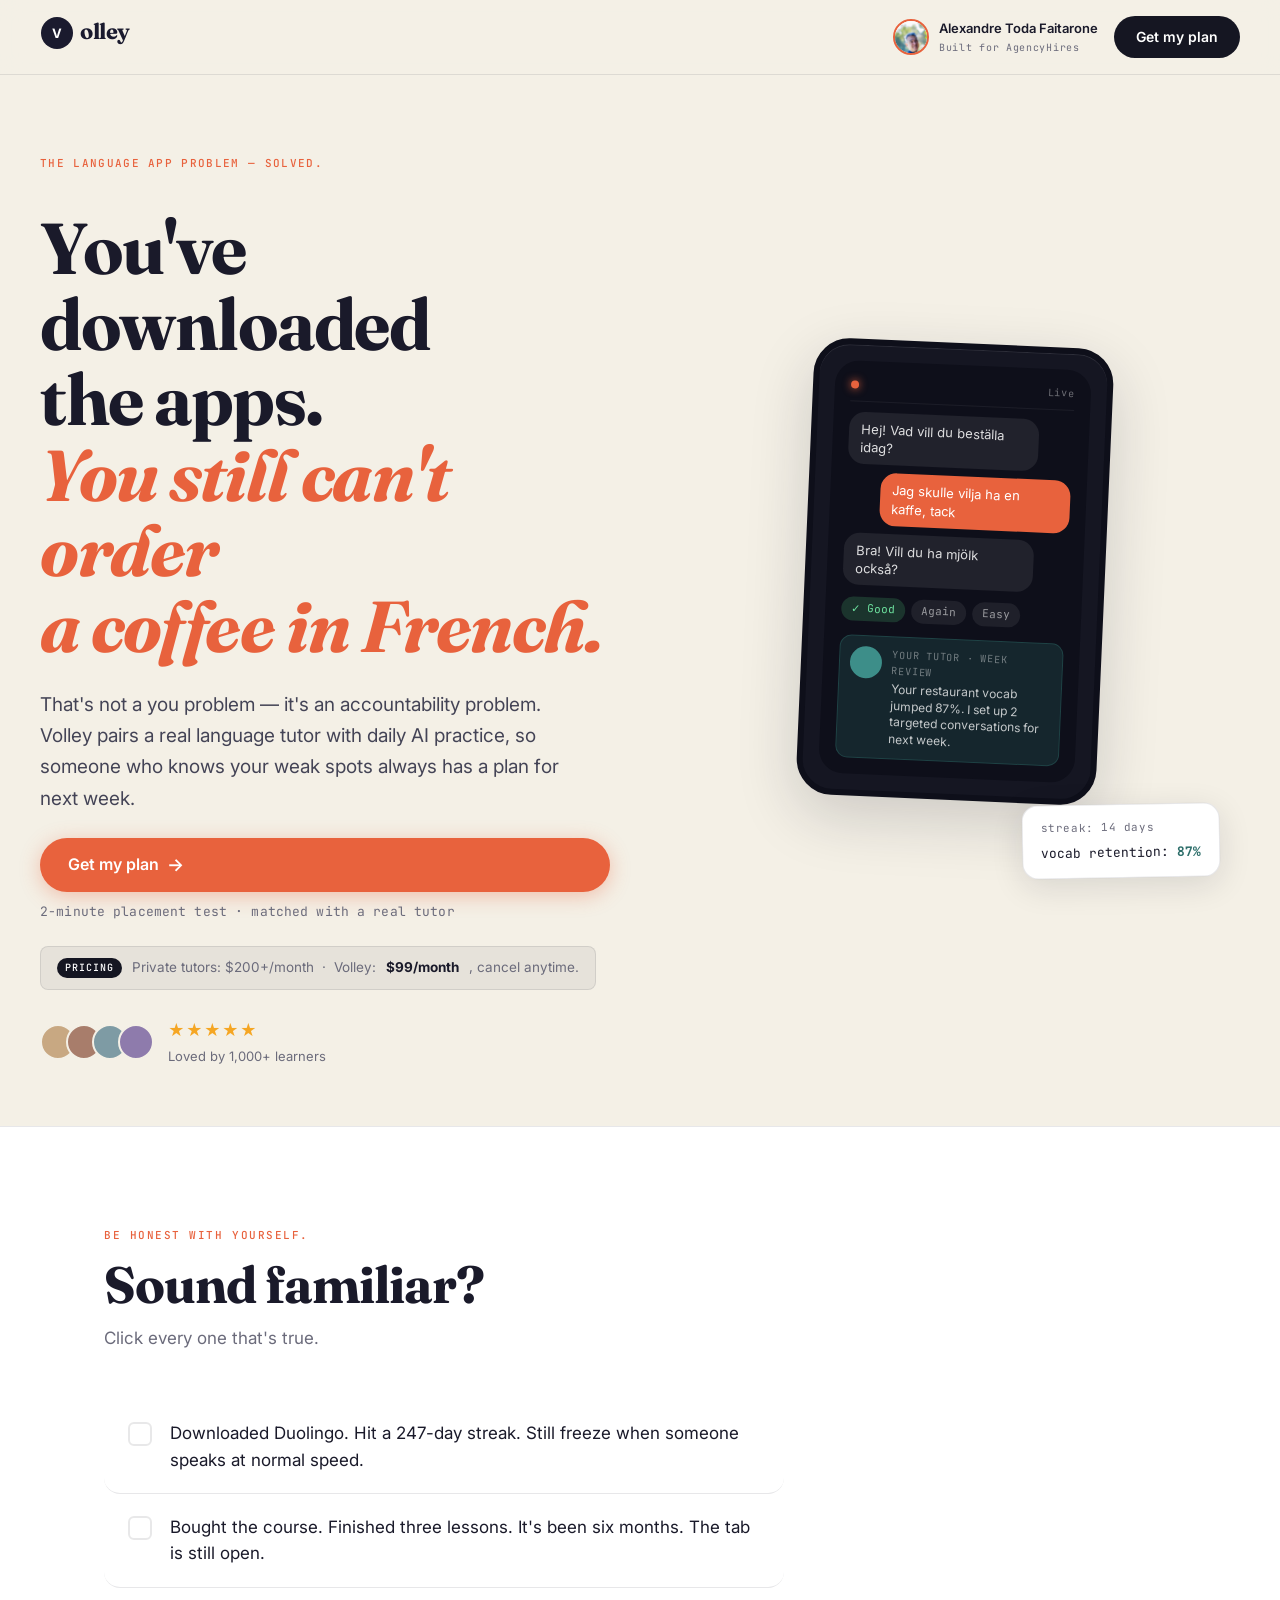
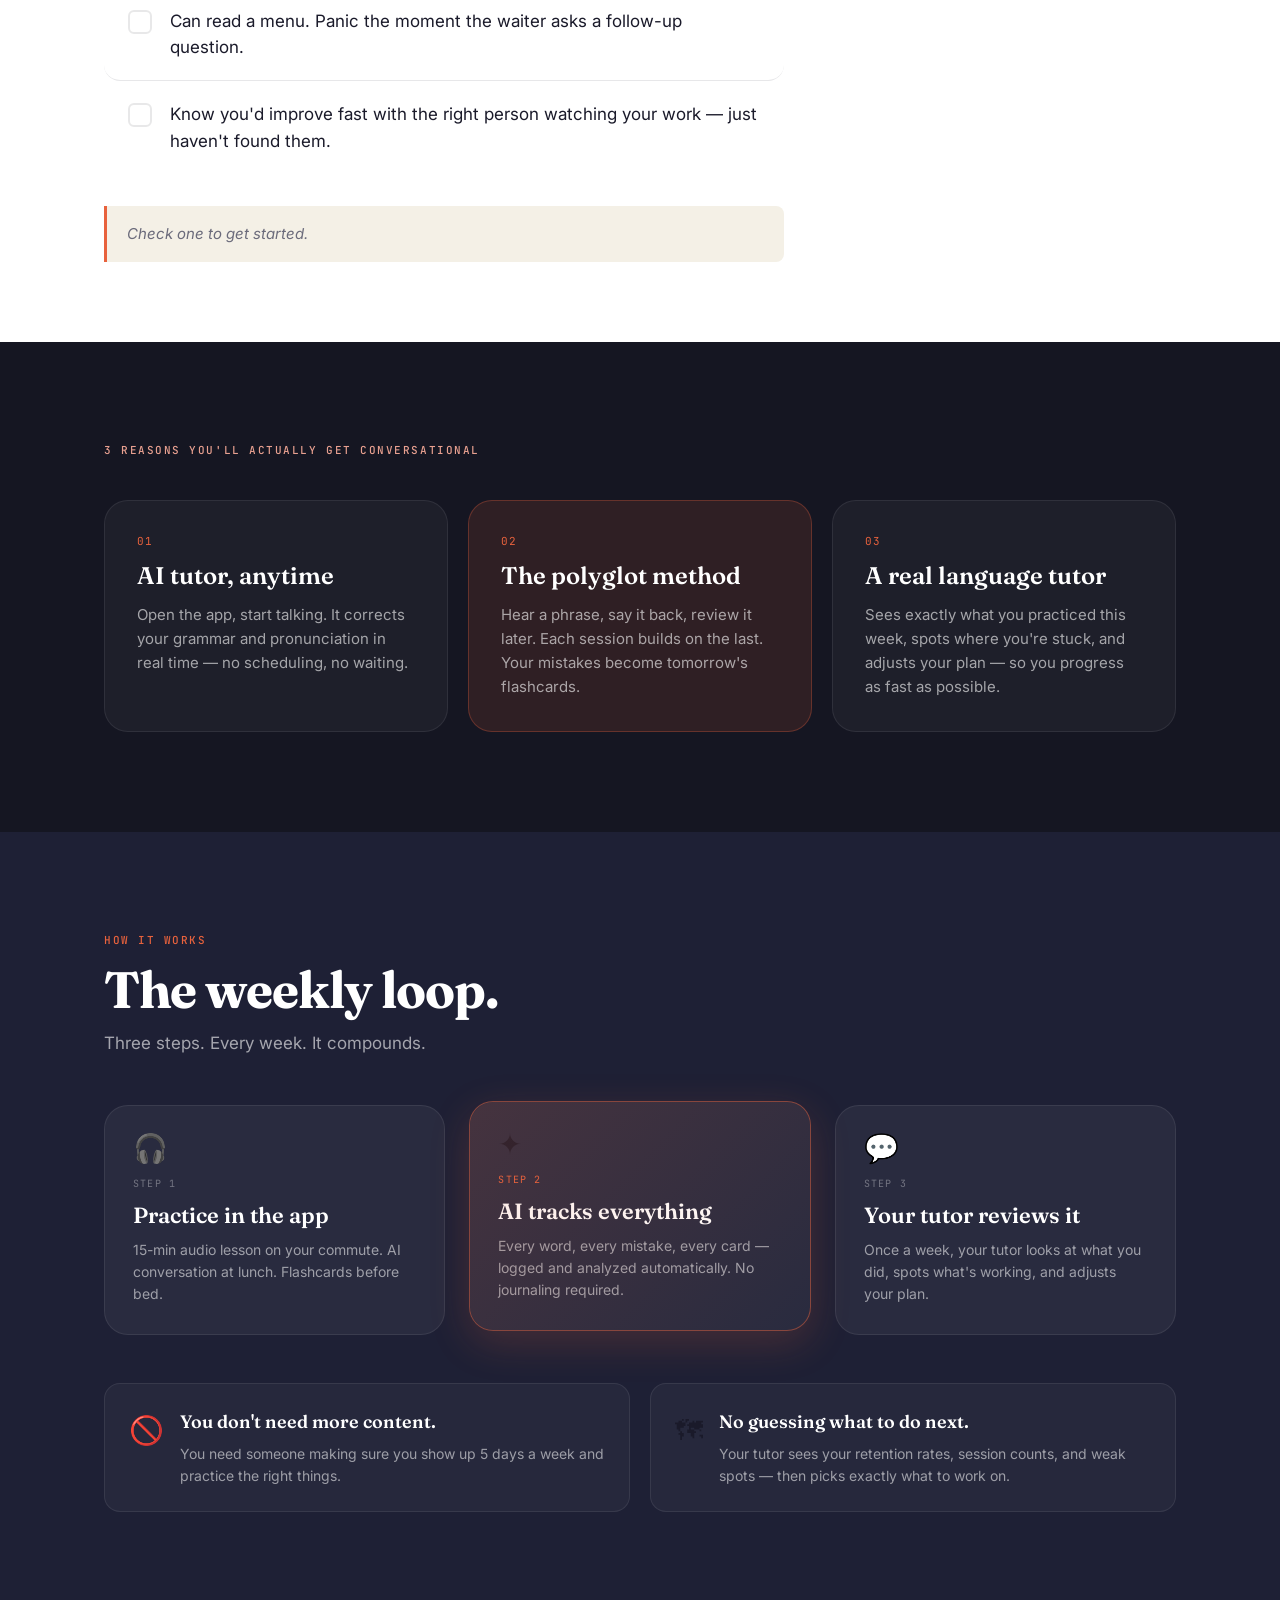
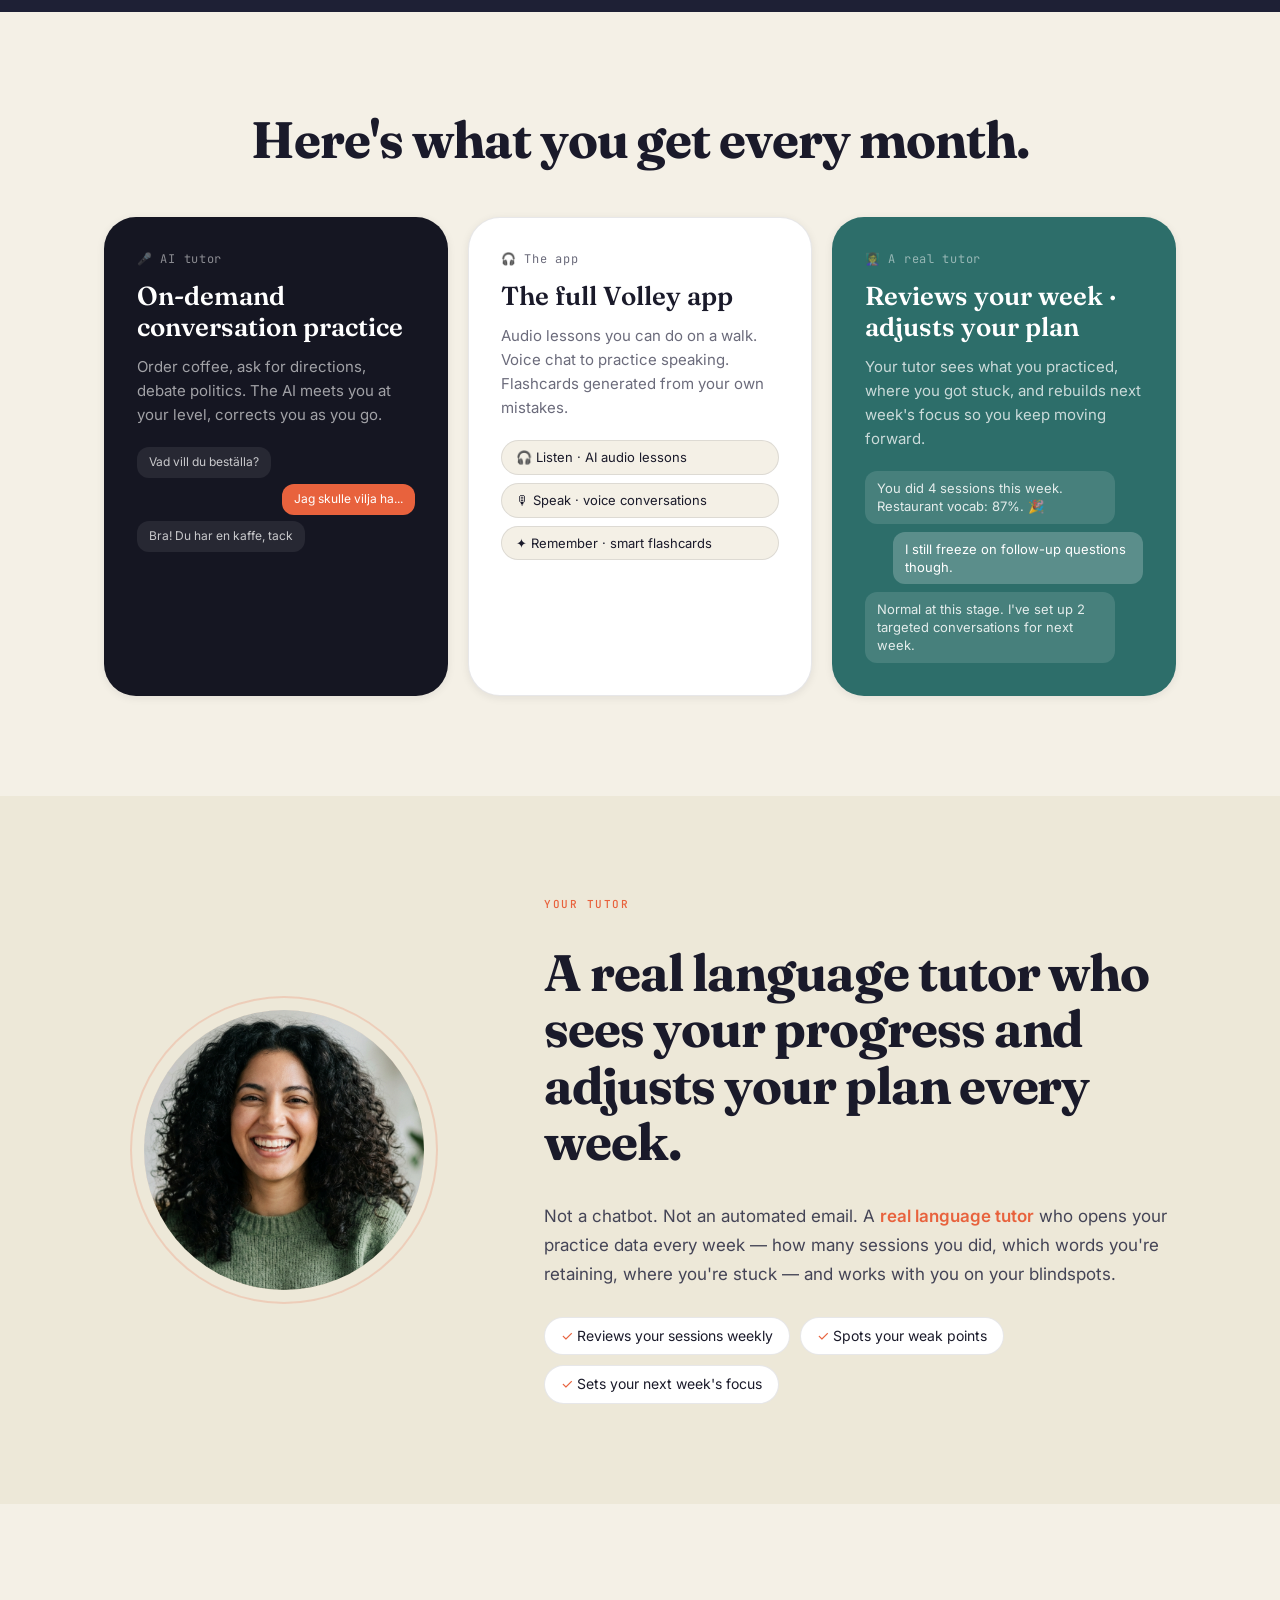
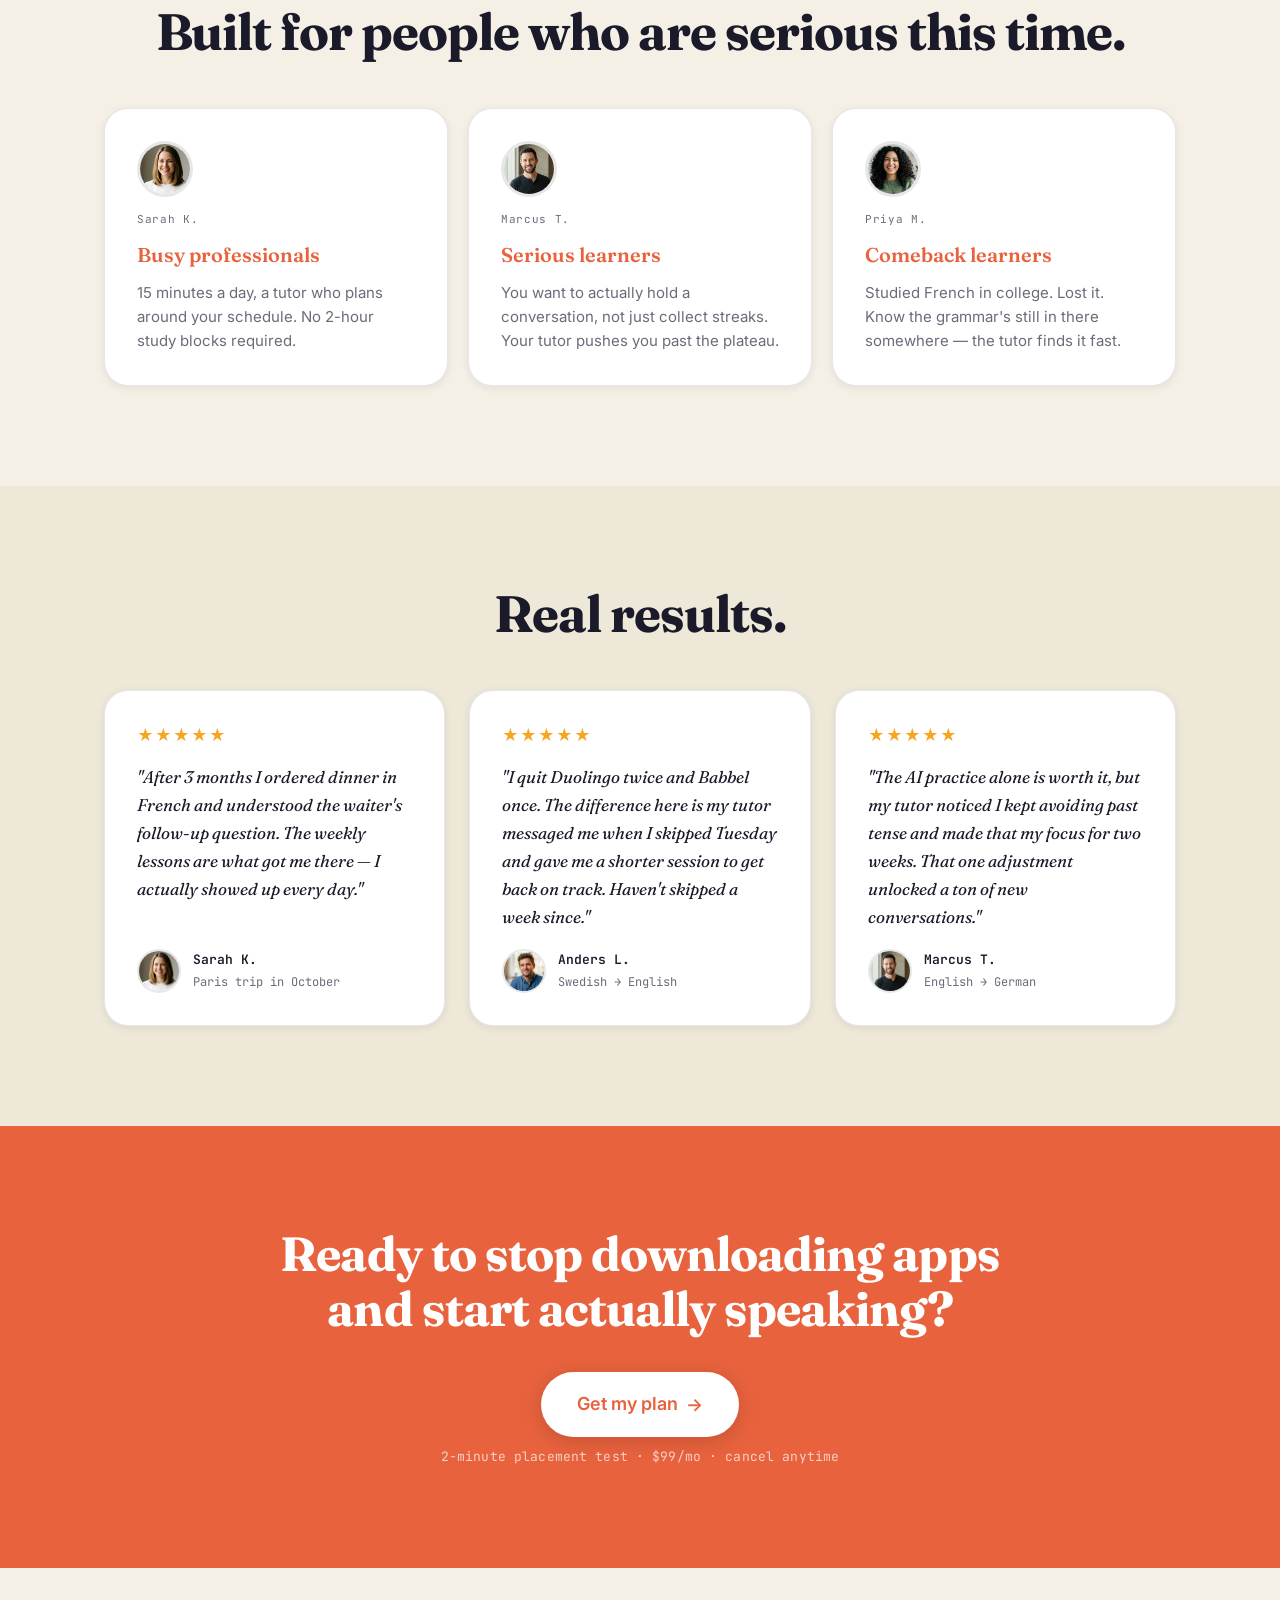
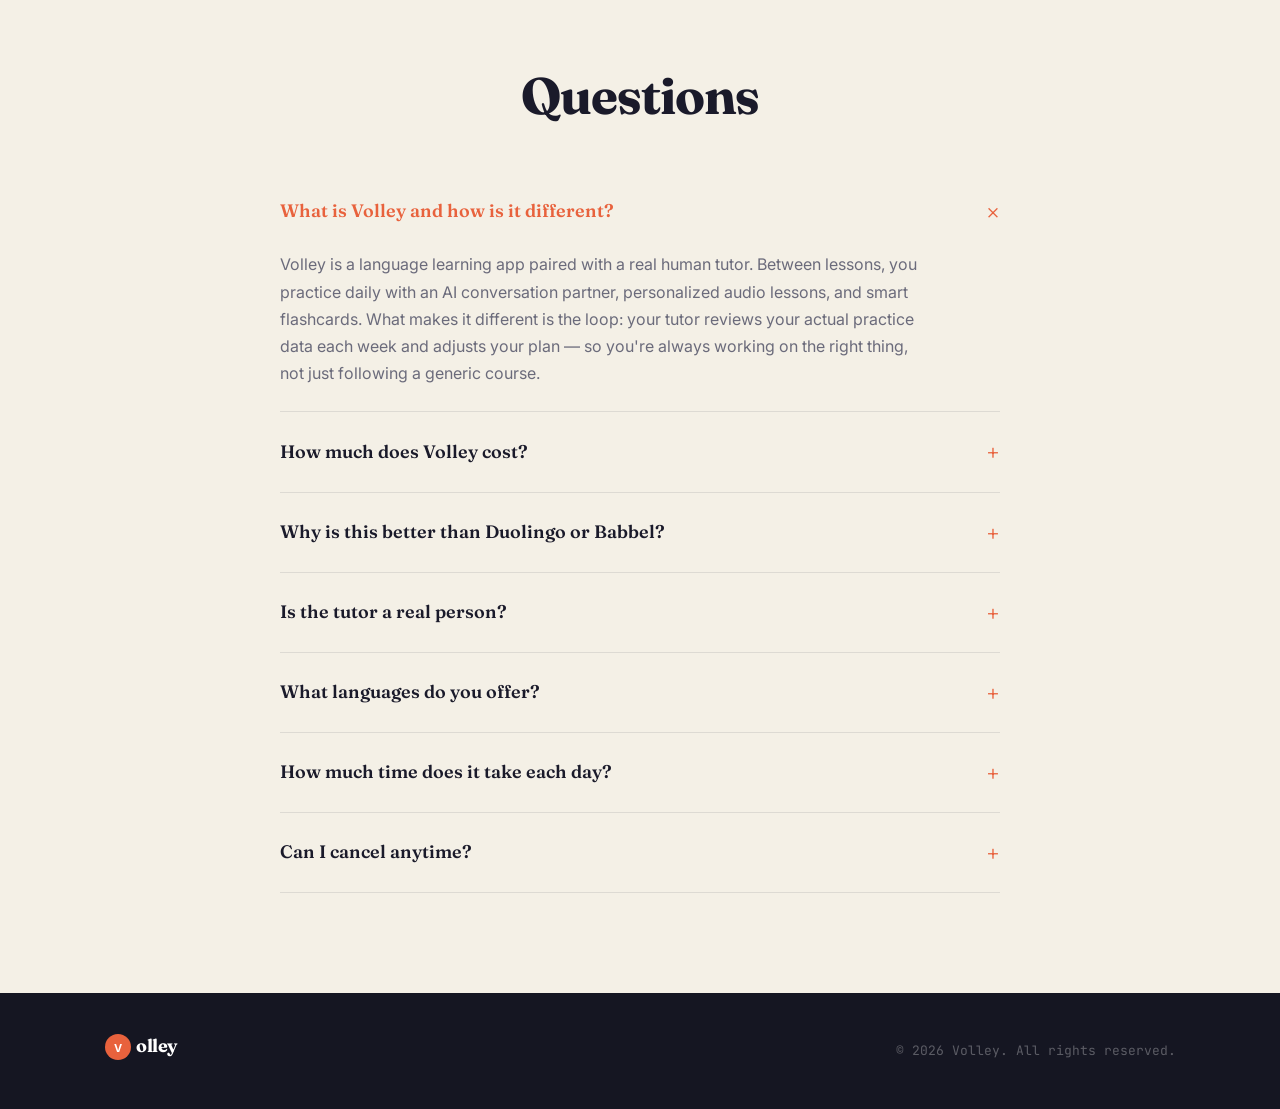
<file: landing-page-variant/index.html>
<!DOCTYPE html>
<html lang="en">
<head>
  <meta charset="UTF-8" />
  <meta name="viewport" content="width=device-width, initial-scale=1.0" />
  <title>Volley — AI Language Tutor (Variant B)</title>
  <link rel="preconnect" href="https://fonts.googleapis.com" />
  <link rel="preconnect" href="https://fonts.gstatic.com" crossorigin />
  <link href="https://fonts.googleapis.com/css2?family=Fraunces:ital,opsz,wght@0,9..144,300;0,9..144,400;0,9..144,600;0,9..144,700;1,9..144,400&family=Inter:wght@400;500;600&family=JetBrains+Mono:wght@400;500&display=swap" rel="stylesheet" />
  <link rel="stylesheet" href="styles.css" />
</head>
<body>

  <!-- ─── NAV ─── -->
  <nav class="nav">
    <a href="#" class="logo" aria-label="Volley home">
      <svg width="110" height="34" viewBox="0 0 110 34" fill="none" xmlns="http://www.w3.org/2000/svg">
        <circle cx="17" cy="17" r="16" fill="#1A1A2E" />
        <text x="17" y="22" text-anchor="middle" fill="#fff" font-family="Inter,sans-serif" font-size="13" font-weight="700">V</text>
        <text x="40" y="23" fill="#1A1A2E" font-family="Fraunces,serif" font-size="22" font-weight="700" letter-spacing="-0.5">olley</text>
      </svg>
    </a>
    <div class="nav-right">
      <a href="https://www.linkedin.com/in/alexandre-toda-faitarone-0992871/" target="_blank" rel="noopener" class="nav-author">
        <img src="../assets/alexandre.jpg" alt="Alexandre Toda Faitarone" class="nav-author__photo">
        <div class="nav-author__text">
          <span class="nav-author__name">Alexandre Toda Faitarone</span>
          <span class="nav-author__label">Built for AgencyHires</span>
        </div>
      </a>
      <a href="https://getvolley.ai/lp3" class="btn btn--nav" target="_blank" rel="noopener">Get my plan</a>
    </div>
  </nav>

  <!-- ─── HERO ─── -->
  <section class="hero">
    <div class="hero__copy">
      <p class="overline" id="hero-overline">The language app problem — solved.</p>
      <h1 class="headline" id="hero-headline">
        You've downloaded<br>the apps.<br>
        <em>You still can't order<br>a coffee in French.</em>
      </h1>
      <p class="subhead" id="hero-subhead">
        That's not a you problem — it's an accountability problem. Volley pairs a real language tutor with daily AI practice, so someone who knows your weak spots always has a plan for next week.
      </p>

      <div class="cta-group">
        <a href="https://getvolley.ai/lp3" class="btn btn--primary" target="_blank" rel="noopener">
          Get my plan <span class="btn__arrow">→</span>
        </a>
        <p class="cta-micro">2-minute placement test · matched with a real tutor</p>
      </div>

      <div class="price-anchor">
        <span class="price-anchor__badge">Pricing</span>
        Private tutors: $200+/month &nbsp;·&nbsp; Volley: <strong>$99/month</strong>, cancel anytime.
      </div>

      <div class="social-proof">
        <div class="social-proof__avatars" aria-hidden="true">
          <div class="avatar" style="background:#C8A882"></div>
          <div class="avatar" style="background:#A87D6B"></div>
          <div class="avatar" style="background:#7E9BA4"></div>
          <div class="avatar" style="background:#8E7BAC"></div>
        </div>
        <div>
          <div class="stars" aria-label="5 stars">★★★★★</div>
          <p class="social-proof__label">Loved by 1,000+ learners</p>
        </div>
      </div>
    </div>

    <div class="hero__visual" aria-hidden="true">
      <div class="phone-mockup">
        <div class="phone-mockup__screen">
          <div class="phone-bar">
            <span class="phone-dot"></span>
            <span class="phone-time">Live</span>
          </div>
          <div class="chat">
            <div class="chat__bubble chat__bubble--them">
              Hej! Vad vill du beställa idag?
            </div>
            <div class="chat__bubble chat__bubble--me">
              Jag skulle vilja ha en kaffe, tack
            </div>
            <div class="chat__bubble chat__bubble--them">
              Bra! Vill du ha mjölk också?
            </div>
            <div class="chat__feedback">
              <span class="feedback-tag feedback-tag--good">✓ Good</span>
              <span class="feedback-tag">Again</span>
              <span class="feedback-tag">Easy</span>
            </div>
          </div>
          <div class="tutor-note">
            <div class="tutor-avatar"></div>
            <div>
              <p class="tutor-note__label">Your tutor · Week review</p>
              <p class="tutor-note__text">Your restaurant vocab jumped 87%. I set up 2 targeted conversations for next week.</p>
            </div>
          </div>
        </div>
      </div>
      <div class="hero-float-badge">
        <span class="badge-mono">streak: 14 days</span>
        <span class="badge-score">vocab retention: <strong>87%</strong></span>
      </div>
    </div>
  </section>

  <!-- ─── SOUND FAMILIAR (interactive checklist) ─── -->
  <section class="familiar">
    <div class="container">
      <p class="section-label">Be honest with yourself.</p>
      <h2 class="section-headline">Sound familiar?</h2>
      <p class="section-sub">Click every one that's true.</p>

      <div class="checklist" id="checklist">
        <label class="checklist__item">
          <input type="checkbox" class="checklist__input" />
          <span class="checklist__box"></span>
          <span class="checklist__text">Downloaded Duolingo. Hit a 247-day streak. Still freeze when someone speaks at normal speed.</span>
        </label>
        <label class="checklist__item">
          <input type="checkbox" class="checklist__input" />
          <span class="checklist__box"></span>
          <span class="checklist__text">Bought the course. Finished three lessons. It's been six months. The tab is still open.</span>
        </label>
        <label class="checklist__item">
          <input type="checkbox" class="checklist__input" />
          <span class="checklist__box"></span>
          <span class="checklist__text">Can read a menu. Panic the moment the waiter asks a follow-up question.</span>
        </label>
        <label class="checklist__item">
          <input type="checkbox" class="checklist__input" />
          <span class="checklist__box"></span>
          <span class="checklist__text">Know you'd improve fast with the right person watching your work — just haven't found them.</span>
        </label>
      </div>

      <div class="checklist-response" id="checklist-response" aria-live="polite">
        <p class="checklist-response__text" id="response-text">Check one to get started.</p>
      </div>
    </div>
  </section>

  <!-- ─── 3 REASONS ─── -->
  <section class="reasons">
    <div class="container">
      <p class="section-label light">3 reasons you'll actually get conversational</p>
      <div class="reasons__grid">
        <div class="reason-card">
          <span class="reason-num">01</span>
          <h3 class="reason-title">AI tutor, anytime</h3>
          <p class="reason-body">Open the app, start talking. It corrects your grammar and pronunciation in real time — no scheduling, no waiting.</p>
        </div>
        <div class="reason-card reason-card--featured">
          <span class="reason-num">02</span>
          <h3 class="reason-title">The polyglot method</h3>
          <p class="reason-body">Hear a phrase, say it back, review it later. Each session builds on the last. Your mistakes become tomorrow's flashcards.</p>
        </div>
        <div class="reason-card">
          <span class="reason-num">03</span>
          <h3 class="reason-title">A real language tutor</h3>
          <p class="reason-body">Sees exactly what you practiced this week, spots where you're stuck, and adjusts your plan — so you progress as fast as possible.</p>
        </div>
      </div>
    </div>
  </section>

  <!-- ─── WEEKLY LOOP (animated diagram) ─── -->
  <section class="loop">
    <div class="container">
      <p class="section-label">How it works</p>
      <h2 class="section-headline section-headline--light">The weekly loop.</h2>
      <p class="section-sub section-sub--light">Three steps. Every week. It compounds.</p>

      <div class="loop-diagram">
        <div class="loop-step loop-step--1" data-step="1">
          <div class="loop-icon">🎧</div>
          <div class="loop-step__label">Step 1</div>
          <h3 class="loop-step__title">Practice in the app</h3>
          <p class="loop-step__body">15-min audio lesson on your commute. AI conversation at lunch. Flashcards before bed.</p>
        </div>

        <div class="loop-step loop-step--2" data-step="2">
          <div class="loop-icon">✦</div>
          <div class="loop-step__label">Step 2</div>
          <h3 class="loop-step__title">AI tracks everything</h3>
          <p class="loop-step__body">Every word, every mistake, every card — logged and analyzed automatically. No journaling required.</p>
        </div>

        <div class="loop-step loop-step--3" data-step="3">
          <div class="loop-icon">💬</div>
          <div class="loop-step__label">Step 3</div>
          <h3 class="loop-step__title">Your tutor reviews it</h3>
          <p class="loop-step__body">Once a week, your tutor looks at what you did, spots what's working, and adjusts your plan.</p>
        </div>
      </div>

      <div class="loop-callouts">
        <div class="callout">
          <span class="callout-icon">🚫</span>
          <div>
            <p class="callout-title">You don't need more content.</p>
            <p class="callout-body">You need someone making sure you show up 5 days a week and practice the right things.</p>
          </div>
        </div>
        <div class="callout">
          <span class="callout-icon">🗺</span>
          <div>
            <p class="callout-title">No guessing what to do next.</p>
            <p class="callout-body">Your tutor sees your retention rates, session counts, and weak spots — then picks exactly what to work on.</p>
          </div>
        </div>
      </div>
    </div>
  </section>

  <!-- ─── WHAT YOU GET ─── -->
  <section class="get">
    <div class="container">
      <h2 class="section-headline section-headline--center">Here's what you get every month.</h2>
      <div class="get__grid">
        <div class="get-card get-card--dark">
          <p class="get-card__eyebrow">🎤 AI tutor</p>
          <h3 class="get-card__title">On-demand conversation practice</h3>
          <p class="get-card__body">Order coffee, ask for directions, debate politics. The AI meets you at your level, corrects you as you go.</p>
          <div class="get-card__chat-demo">
            <div class="mini-bubble mini-bubble--them">Vad vill du beställa?</div>
            <div class="mini-bubble mini-bubble--me">Jag skulle vilja ha...</div>
            <div class="mini-bubble mini-bubble--them">Bra! Du har en kaffe, tack</div>
          </div>
        </div>
        <div class="get-card">
          <p class="get-card__eyebrow">🎧 The app</p>
          <h3 class="get-card__title">The full Volley app</h3>
          <p class="get-card__body">Audio lessons you can do on a walk. Voice chat to practice speaking. Flashcards generated from your own mistakes.</p>
          <div class="get-card__features">
            <div class="feature-pill">🎧 Listen · AI audio lessons</div>
            <div class="feature-pill">🎙 Speak · voice conversations</div>
            <div class="feature-pill">✦ Remember · smart flashcards</div>
          </div>
        </div>
        <div class="get-card get-card--teal">
          <p class="get-card__eyebrow">👩‍🏫 A real tutor</p>
          <h3 class="get-card__title">Reviews your week · adjusts your plan</h3>
          <p class="get-card__body">Your tutor sees what you practiced, where you got stuck, and rebuilds next week's focus so you keep moving forward.</p>
          <div class="get-card__tutor-preview">
            <div class="tp-msg">You did 4 sessions this week. Restaurant vocab: 87%. 🎉</div>
            <div class="tp-msg tp-msg--you">I still freeze on follow-up questions though.</div>
            <div class="tp-msg">Normal at this stage. I've set up 2 targeted conversations for next week.</div>
          </div>
        </div>
      </div>
    </div>
  </section>

  <!-- ─── YOUR TUTOR ─── -->
  <section class="tutor-section">
    <div class="container tutor-section__inner">
      <div class="tutor-section__image">
        <img class="tutor-img-circle" src="../assets/testimonial-yvette.png" alt="Your Volley tutor">
      </div>
      <div class="tutor-section__copy">
        <p class="section-label">Your tutor</p>
        <h2 class="section-headline">A real language tutor who sees your progress and adjusts your plan every week.</h2>
        <p class="tutor-copy">Not a chatbot. Not an automated email. A <em>real language tutor</em> who opens your practice data every week — how many sessions you did, which words you're retaining, where you're stuck — and works with you on your blindspots.</p>
        <ul class="tutor-checks">
          <li>Reviews your sessions weekly</li>
          <li>Spots your weak points</li>
          <li>Sets your next week's focus</li>
        </ul>
      </div>
    </div>
  </section>

  <!-- ─── WHO IT'S FOR ─── -->
  <section class="for-section">
    <div class="container">
      <h2 class="section-headline section-headline--center">Built for people who are serious this time.</h2>
      <div class="for-grid">
        <div class="for-card">
          <img class="for-avatar" src="../assets/testimonial-sarah.png" alt="Sarah K.">
          <p class="for-card__name">Sarah K.</p>
          <h3 class="for-card__type">Busy professionals</h3>
          <p class="for-card__body">15 minutes a day, a tutor who plans around your schedule. No 2-hour study blocks required.</p>
        </div>
        <div class="for-card">
          <img class="for-avatar" src="../assets/testimonial-marcus.png" alt="Marcus T.">
          <p class="for-card__name">Marcus T.</p>
          <h3 class="for-card__type">Serious learners</h3>
          <p class="for-card__body">You want to actually hold a conversation, not just collect streaks. Your tutor pushes you past the plateau.</p>
        </div>
        <div class="for-card">
          <img class="for-avatar" src="../assets/testimonial-yvette.png" alt="Priya M.">
          <p class="for-card__name">Priya M.</p>
          <h3 class="for-card__type">Comeback learners</h3>
          <p class="for-card__body">Studied French in college. Lost it. Know the grammar's still in there somewhere — the tutor finds it fast.</p>
        </div>
      </div>
    </div>
  </section>

  <!-- ─── TESTIMONIALS ─── -->
  <section class="testimonials">
    <div class="container">
      <h2 class="section-headline section-headline--center">Real results.</h2>
      <div class="testi-grid">
        <div class="testi-card">
          <div class="stars">★★★★★</div>
          <p class="testi-quote">"After 3 months I ordered dinner in French and understood the waiter's follow-up question. The weekly lessons are what got me there — I actually showed up every day."</p>
          <div class="testi-author">
            <img class="testi-avatar" src="../assets/testimonial-sarah.png" alt="Sarah K.">
            <div><p class="testi-name">Sarah K.</p><p class="testi-context">Paris trip in October</p></div>
          </div>
        </div>
        <div class="testi-card">
          <div class="stars">★★★★★</div>
          <p class="testi-quote">"I quit Duolingo twice and Babbel once. The difference here is my tutor messaged me when I skipped Tuesday and gave me a shorter session to get back on track. Haven't skipped a week since."</p>
          <div class="testi-author">
            <img class="testi-avatar" src="../assets/testimonial-Anders.png" alt="Anders L.">
            <div><p class="testi-name">Anders L.</p><p class="testi-context">Swedish → English</p></div>
          </div>
        </div>
        <div class="testi-card">
          <div class="stars">★★★★★</div>
          <p class="testi-quote">"The AI practice alone is worth it, but my tutor noticed I kept avoiding past tense and made that my focus for two weeks. That one adjustment unlocked a ton of new conversations."</p>
          <div class="testi-author">
            <img class="testi-avatar" src="../assets/testimonial-marcus.png" alt="Marcus T.">
            <div><p class="testi-name">Marcus T.</p><p class="testi-context">English → German</p></div>
          </div>
        </div>
      </div>
    </div>
  </section>

  <!-- ─── CTA STRIP ─── -->
  <section class="cta-strip">
    <div class="container cta-strip__inner">
      <h2 class="cta-strip__headline">Ready to stop downloading apps and start actually speaking?</h2>
      <div class="cta-group cta-group--centered">
        <a href="https://getvolley.ai/lp3" class="btn btn--primary btn--large" target="_blank" rel="noopener">
          Get my plan <span class="btn__arrow">→</span>
        </a>
        <p class="cta-micro">2-minute placement test · $99/mo · cancel anytime</p>
      </div>
    </div>
  </section>

  <!-- ─── FAQ ─── -->
  <section class="faq">
    <div class="container">
      <h2 class="section-headline section-headline--center">Questions</h2>
      <div class="faq-list">

        <details class="faq-item" open>
          <summary class="faq-q">What is Volley and how is it different?</summary>
          <p class="faq-a">Volley is a language learning app paired with a real human tutor. Between lessons, you practice daily with an AI conversation partner, personalized audio lessons, and smart flashcards. What makes it different is the loop: your tutor reviews your actual practice data each week and adjusts your plan — so you're always working on the right thing, not just following a generic course.</p>
        </details>

        <details class="faq-item">
          <summary class="faq-q">How much does Volley cost?</summary>
          <p class="faq-a">Volley is $99/month. That includes 4 × 30-minute live lessons with a real tutor each month, plus unlimited AI practice in the app every day. Private tutors alone run $200+/month for fewer sessions with no integrated practice between them. You can cancel anytime — no contracts.</p>
        </details>

        <details class="faq-item">
          <summary class="faq-q">Why is this better than Duolingo or Babbel?</summary>
          <p class="faq-a">Apps are great for building habits. They're not great at noticing when you're plateauing, avoiding certain grammar, or skipping days without consequence. A real tutor does all three. Volley pairs both: the AI keeps you consistent daily; the tutor keeps you honest and progressing weekly.</p>
        </details>

        <details class="faq-item">
          <summary class="faq-q">Is the tutor a real person?</summary>
          <p class="faq-a">Yes. A real, qualified language tutor — not an AI acting as one. They review your app practice data every week and run your 30-minute live sessions with you.</p>
        </details>

        <details class="faq-item">
          <summary class="faq-q">What languages do you offer?</summary>
          <p class="faq-a">Take the 2-minute placement test to see the languages currently available for your level. Volley is expanding its tutor network regularly.</p>
        </details>

        <details class="faq-item">
          <summary class="faq-q">How much time does it take each day?</summary>
          <p class="faq-a">15 minutes is enough to make real progress. The app is designed for commutes, lunch breaks, and dead time — not 2-hour study blocks. Your tutor sets the weekly plan so you're never guessing how to fill the time.</p>
        </details>

        <details class="faq-item">
          <summary class="faq-q">Can I cancel anytime?</summary>
          <p class="faq-a">Yes, anytime — no contracts, no cancellation fees. Most people don't because the weekly tutor check-in is what actually keeps them coming back.</p>
        </details>

      </div>
    </div>
  </section>

  <!-- ─── FOOTER ─── -->
  <footer class="footer">
    <div class="container footer__inner">
      <a href="#" class="logo" aria-label="Volley home">
        <svg width="90" height="28" viewBox="0 0 90 28" fill="none" xmlns="http://www.w3.org/2000/svg">
          <circle cx="14" cy="14" r="13" fill="#E8623D" />
          <text x="14" y="19" text-anchor="middle" fill="#fff" font-family="Inter,sans-serif" font-size="11" font-weight="700">V</text>
          <text x="32" y="19" fill="#fff" font-family="Fraunces,serif" font-size="18" font-weight="700" letter-spacing="-0.5">olley</text>
        </svg>
      </a>
      <div style="display:flex;flex-direction:column;gap:4px;text-align:right;">
        <p class="footer__copy">© 2026 Volley. All rights reserved.</p>
      </div>
    </div>
  </footer>

  <!-- ─── JS: message-match + checklist ─── -->
  <script>
    // ── Message-match: swap hero copy based on ?ang= URL param ──
    const angleContent = {
      dropout: {
        overline: "The language app problem — solved.",
        headline: "You've downloaded<br>the apps.<br><em>You still can't order<br>a coffee in French.</em>",
        subhead: "That's not a you problem — it's an accountability problem. Volley pairs a real language tutor with daily AI practice, so someone who knows your weak spots always has a plan for next week."
      },
      pro: {
        overline: "For people who don't have time to waste.",
        headline: "15 minutes a day.<br><em>A real tutor making<br>sure they count.</em>",
        subhead: "Daily AI practice that fits your commute, plus a human tutor who reviews your week and tells you exactly what to focus on next — no guessing, no wasted sessions."
      },
      compare: {
        overline: "Not another chatbot.",
        headline: "An AI builds the habit.<br><em>A real tutor makes<br>it actually work.</em>",
        subhead: "AI gets you reps every day. A real language tutor reviews what you practiced, spots your blind spots, and rebuilds your plan — every single week. That's what $13/month apps can't do."
      }
    };

    function applyAngle(ang) {
      const content = angleContent[ang] || angleContent.dropout;
      const overlineEl = document.getElementById('hero-overline');
      const headlineEl = document.getElementById('hero-headline');
      const subheadEl  = document.getElementById('hero-subhead');

      [overlineEl, headlineEl, subheadEl].forEach(el => {
        el.style.opacity = '0';
        el.style.transform = 'translateY(8px)';
      });

      setTimeout(() => {
        overlineEl.textContent = content.overline;
        headlineEl.innerHTML   = content.headline;
        subheadEl.textContent  = content.subhead;
        [overlineEl, headlineEl, subheadEl].forEach(el => {
          el.style.opacity = '';
          el.style.transform = '';
        });
      }, 220);
    }

    const params = new URLSearchParams(window.location.search);
    const ang = params.get('ang');
    if (ang && angleContent[ang]) applyAngle(ang);

    // ── Interactive checklist ──
    const responses = [
      "Check one to get started.",
      "You're not alone. Most people who quit apps don't lack motivation — they lack a plan that adjusts to them.",
      "That's the Duolingo trap. Consistency without direction. A tutor fixes that.",
      "Three out of four. The pattern is clear. You need someone in your corner, not another app.",
      "Four for four. You already know what's missing. Let's fix it."
    ];

    const checklist = document.getElementById('checklist');
    const responseText = document.getElementById('response-text');

    checklist.addEventListener('change', () => {
      const checked = checklist.querySelectorAll('input:checked').length;
      responseText.style.opacity = '0';
      setTimeout(() => {
        responseText.textContent = responses[checked] || responses[responses.length - 1];
        responseText.style.opacity = '';
      }, 150);
    });

    // ── Animated loop diagram: cycle active state ──
    const steps = document.querySelectorAll('.loop-step');
    if (steps.length) {
      let active = 0;
      steps[0].classList.add('loop-step--active');
      setInterval(() => {
        steps[active].classList.remove('loop-step--active');
        active = (active + 1) % steps.length;
        steps[active].classList.add('loop-step--active');
      }, 2200);
    }
  </script>
</body>
</html>
</file>
<file: landing-page-variant/styles.css>
/* ── Design tokens ── */
:root {
  --cream:    #F4F0E6;
  --cream-2:  #EDE8D8;
  --navy:     #151622;
  --navy-2:   #1E2035;
  --coral:    #E8623D;
  --coral-2:  #D4522E;
  --teal:     #2D6E6A;
  --teal-light: #3D8E89;
  --text:     #1A1A2A;
  --muted:    #6B6B7B;
  --border:   rgba(26,26,42,0.10);
  --white:    #FFFFFF;

  --font-serif: 'Fraunces', Georgia, serif;
  --font-sans:  'Inter', system-ui, sans-serif;
  --font-mono:  'JetBrains Mono', 'Courier New', monospace;

  --radius-sm: 8px;
  --radius-md: 16px;
  --radius-lg: 24px;
  --radius-xl: 32px;

  --shadow-sm: 0 2px 8px rgba(26,26,42,0.08);
  --shadow-md: 0 8px 32px rgba(26,26,42,0.12);
  --shadow-lg: 0 20px 60px rgba(26,26,42,0.18);

  --transition: 220ms cubic-bezier(0.4,0,0.2,1);
}

/* ── Reset & base ── */
*, *::before, *::after { box-sizing: border-box; margin: 0; padding: 0; }

html { scroll-behavior: smooth; }

body {
  font-family: var(--font-sans);
  background: var(--cream);
  color: var(--text);
  line-height: 1.6;
  -webkit-font-smoothing: antialiased;
}

img { max-width: 100%; display: block; }

a { color: inherit; text-decoration: none; }

/* ── Layout ── */
.container {
  max-width: 1120px;
  margin: 0 auto;
  padding: 0 24px;
}

/* ── Typography helpers ── */
.overline {
  font-family: var(--font-mono);
  font-size: 11px;
  font-weight: 500;
  letter-spacing: 0.12em;
  text-transform: uppercase;
  color: var(--coral);
  margin-bottom: 14px;
  transition: opacity var(--transition), transform var(--transition);
}

.headline {
  font-family: var(--font-serif);
  font-size: clamp(40px, 6vw, 72px);
  font-weight: 700;
  line-height: 1.05;
  letter-spacing: -0.02em;
  color: var(--text);
  transition: opacity var(--transition), transform var(--transition);
}
.headline em {
  color: var(--coral);
  font-style: italic;
}

.subhead {
  font-size: clamp(16px, 2vw, 19px);
  line-height: 1.65;
  color: #444456;
  max-width: 520px;
  transition: opacity var(--transition), transform var(--transition);
}

.section-label {
  font-family: var(--font-mono);
  font-size: 11px;
  font-weight: 500;
  letter-spacing: 0.14em;
  text-transform: uppercase;
  color: var(--coral);
  margin-bottom: 12px;
}
.section-label.light { color: #E8A090; }

.section-headline {
  font-family: var(--font-serif);
  font-size: clamp(32px, 4vw, 52px);
  font-weight: 700;
  line-height: 1.1;
  letter-spacing: -0.02em;
  margin-bottom: 12px;
}
.section-headline--light { color: var(--white); }
.section-headline--center { text-align: center; }

.section-sub {
  font-size: 17px;
  color: var(--muted);
  margin-bottom: 48px;
}
.section-sub--light { color: rgba(255,255,255,0.6); }

/* ── Buttons ── */
.btn {
  display: inline-flex;
  align-items: center;
  gap: 8px;
  padding: 14px 28px;
  border-radius: 100px;
  font-family: var(--font-sans);
  font-size: 16px;
  font-weight: 600;
  cursor: pointer;
  border: none;
  transition: all var(--transition);
  white-space: nowrap;
}
.btn--primary {
  background: var(--coral);
  color: #fff;
  box-shadow: 0 4px 20px rgba(232,98,61,0.35);
}
.btn--primary:hover {
  background: var(--coral-2);
  transform: translateY(-2px);
  box-shadow: 0 8px 28px rgba(232,98,61,0.4);
}
.btn--nav {
  background: var(--navy);
  color: #fff;
  padding: 10px 22px;
  font-size: 14px;
}
.btn--nav:hover { background: var(--navy-2); }
.btn--large { padding: 18px 36px; font-size: 18px; }
.btn__arrow { font-size: 18px; line-height: 1; }

/* ── Author chip (nav) ── */
.nav-author {
  display: flex;
  align-items: center;
  gap: 10px;
  text-decoration: none;
  transition: opacity 0.2s;
}
.nav-author:hover { opacity: 0.75; }
.nav-author__photo {
  width: 36px;
  height: 36px;
  border-radius: 50%;
  object-fit: cover;
  object-position: center 15%;
  border: 2px solid var(--coral);
  flex-shrink: 0;
}
.nav-author__text {
  display: flex;
  flex-direction: column;
  gap: 1px;
}
.nav-author__name {
  font-size: 13px;
  font-weight: 600;
  color: var(--text);
  white-space: nowrap;
  font-family: var(--font-sans);
}
.nav-author__label {
  font-family: var(--font-mono);
  font-size: 10px;
  color: var(--muted);
  letter-spacing: 0.07em;
  white-space: nowrap;
}
.nav-right {
  display: flex;
  align-items: center;
  gap: 16px;
}

/* ── NAV ── */
.nav {
  position: sticky;
  top: 0;
  z-index: 100;
  display: flex;
  align-items: center;
  justify-content: space-between;
  padding: 16px 40px;
  background: rgba(244, 240, 230, 0.92);
  backdrop-filter: blur(12px);
  border-bottom: 1px solid var(--border);
}

/* ── HERO ── */
.hero {
  display: grid;
  grid-template-columns: 1fr 1fr;
  align-items: center;
  gap: 60px;
  min-height: 92vh;
  padding: 80px 40px 60px;
  max-width: 1280px;
  margin: 0 auto;
}

.hero__copy { display: flex; flex-direction: column; gap: 24px; }

.cta-group { display: flex; flex-direction: column; gap: 10px; }
.cta-group--centered { align-items: center; }
.cta-micro {
  font-size: 13px;
  color: var(--muted);
  font-family: var(--font-mono);
  letter-spacing: 0.01em;
}

.price-anchor {
  display: inline-flex;
  align-items: center;
  gap: 10px;
  background: rgba(26,26,42,0.06);
  border: 1px solid var(--border);
  border-radius: var(--radius-sm);
  padding: 10px 16px;
  font-size: 13.5px;
  color: var(--muted);
  width: fit-content;
}
.price-anchor strong { color: var(--text); }
.price-anchor__badge {
  font-family: var(--font-mono);
  font-size: 10px;
  font-weight: 500;
  text-transform: uppercase;
  letter-spacing: 0.1em;
  background: var(--navy);
  color: #fff;
  padding: 2px 8px;
  border-radius: 100px;
}

.social-proof {
  display: flex;
  align-items: center;
  gap: 14px;
  margin-top: 4px;
}
.social-proof__avatars { display: flex; }
.avatar {
  width: 36px; height: 36px;
  border-radius: 50%;
  border: 2px solid var(--cream);
  margin-left: -10px;
}
.avatar:first-child { margin-left: 0; }
.stars { color: #F5A623; font-size: 16px; letter-spacing: 1px; }
.social-proof__label { font-size: 13px; color: var(--muted); margin-top: 2px; }

/* ── Hero visual / phone mockup ── */
.hero__visual {
  position: relative;
  display: flex;
  flex-direction: column;
  align-items: center;
  gap: 24px;
}

.phone-mockup {
  width: 300px;
  background: var(--navy);
  border-radius: 36px;
  padding: 16px;
  box-shadow: var(--shadow-lg), inset 0 1px 0 rgba(255,255,255,0.1);
  transform: rotate(2.5deg);
  transition: transform 0.4s ease;
  border: 6px solid #0E0F1A;
}
.phone-mockup:hover { transform: rotate(0.5deg) scale(1.01); }

.phone-mockup__screen {
  background: #0E0F1A;
  border-radius: 24px;
  padding: 16px;
  min-height: 340px;
  display: flex;
  flex-direction: column;
  gap: 10px;
}

.phone-bar {
  display: flex;
  align-items: center;
  justify-content: space-between;
  padding-bottom: 8px;
  border-bottom: 1px solid rgba(255,255,255,0.06);
}
.phone-dot {
  width: 8px; height: 8px;
  border-radius: 50%;
  background: var(--coral);
  box-shadow: 0 0 8px var(--coral);
  animation: pulse-dot 2s ease-in-out infinite;
}
@keyframes pulse-dot {
  0%, 100% { opacity: 1; }
  50% { opacity: 0.5; }
}
.phone-time {
  font-family: var(--font-mono);
  font-size: 10px;
  color: rgba(255,255,255,0.4);
  letter-spacing: 0.08em;
}

.chat { display: flex; flex-direction: column; gap: 8px; flex: 1; }
.chat__bubble {
  padding: 8px 12px;
  border-radius: 16px;
  font-size: 13px;
  line-height: 1.4;
  max-width: 85%;
}
.chat__bubble--them {
  background: rgba(255,255,255,0.08);
  color: rgba(255,255,255,0.85);
  align-self: flex-start;
}
.chat__bubble--me {
  background: var(--coral);
  color: #fff;
  align-self: flex-end;
}
.chat__feedback {
  display: flex;
  gap: 6px;
  align-items: center;
  margin-top: 4px;
}
.feedback-tag {
  font-size: 11px;
  padding: 3px 10px;
  border-radius: 100px;
  background: rgba(255,255,255,0.07);
  color: rgba(255,255,255,0.55);
  font-family: var(--font-mono);
}
.feedback-tag--good {
  background: rgba(80, 200, 120, 0.2);
  color: #6EE4A0;
}

.tutor-note {
  display: flex;
  gap: 10px;
  background: rgba(45, 110, 106, 0.25);
  border: 1px solid rgba(45,110,106,0.4);
  border-radius: 12px;
  padding: 10px;
  margin-top: 4px;
}
.tutor-avatar {
  width: 32px; height: 32px;
  border-radius: 50%;
  background: var(--teal-light);
  flex-shrink: 0;
}
.tutor-note__label {
  font-family: var(--font-mono);
  font-size: 10px;
  color: rgba(255,255,255,0.4);
  letter-spacing: 0.08em;
  text-transform: uppercase;
}
.tutor-note__text {
  font-size: 12px;
  color: rgba(255,255,255,0.75);
  line-height: 1.4;
  margin-top: 2px;
}

.hero-float-badge {
  display: flex;
  flex-direction: column;
  gap: 6px;
  background: var(--white);
  border-radius: var(--radius-md);
  padding: 14px 18px;
  box-shadow: var(--shadow-md);
  align-self: flex-end;
  margin-right: 20px;
  margin-top: -20px;
  border: 1px solid var(--border);
  transform: rotate(-1deg);
}
.badge-mono {
  font-family: var(--font-mono);
  font-size: 11px;
  color: var(--muted);
  letter-spacing: 0.05em;
}
.badge-score {
  font-size: 13px;
  color: var(--text);
  font-family: var(--font-mono);
}
.badge-score strong { color: var(--teal); }

/* ── SOUND FAMILIAR (checklist) ── */
.familiar {
  background: var(--white);
  padding: 100px 0 80px;
  border-top: 1px solid var(--border);
}

.checklist {
  display: flex;
  flex-direction: column;
  gap: 0;
  margin: 40px 0 32px;
  max-width: 680px;
}

.checklist__item {
  display: flex;
  align-items: flex-start;
  gap: 18px;
  padding: 20px 24px;
  border-radius: var(--radius-md);
  cursor: pointer;
  transition: background var(--transition);
  border-bottom: 1px solid var(--border);
}
.checklist__item:last-child { border-bottom: none; }
.checklist__item:hover { background: rgba(232,98,61,0.04); }

.checklist__input { display: none; }

.checklist__box {
  width: 24px; height: 24px;
  border-radius: 6px;
  border: 2px solid var(--border);
  flex-shrink: 0;
  display: flex;
  align-items: center;
  justify-content: center;
  transition: all var(--transition);
  margin-top: 2px;
}
.checklist__input:checked + .checklist__box {
  background: var(--coral);
  border-color: var(--coral);
}
.checklist__input:checked + .checklist__box::after {
  content: "✓";
  color: #fff;
  font-size: 13px;
  font-weight: 700;
}
.checklist__text {
  font-size: 17px;
  line-height: 1.55;
  color: var(--text);
}
.checklist__input:checked ~ .checklist__text { color: var(--muted); }

.checklist-response {
  background: var(--cream);
  border-left: 3px solid var(--coral);
  padding: 16px 20px;
  border-radius: 0 var(--radius-sm) var(--radius-sm) 0;
  max-width: 680px;
}
.checklist-response__text {
  font-size: 15px;
  font-style: italic;
  color: var(--muted);
  transition: opacity 0.15s ease;
}

/* ── 3 REASONS ── */
.reasons {
  background: var(--navy);
  padding: 100px 40px;
}
.reasons .container { max-width: 1120px; margin: 0 auto; }
.reasons .section-label { margin-bottom: 40px; }
.reasons__grid {
  display: grid;
  grid-template-columns: repeat(3, 1fr);
  gap: 20px;
}
.reason-card {
  background: rgba(255,255,255,0.04);
  border: 1px solid rgba(255,255,255,0.08);
  border-radius: var(--radius-lg);
  padding: 32px;
  display: flex;
  flex-direction: column;
  gap: 12px;
  transition: background var(--transition);
}
.reason-card:hover { background: rgba(255,255,255,0.07); }
.reason-card--featured {
  background: rgba(232,98,61,0.12);
  border-color: rgba(232,98,61,0.3);
}
.reason-num {
  font-family: var(--font-mono);
  font-size: 11px;
  color: var(--coral);
  letter-spacing: 0.1em;
}
.reason-title {
  font-family: var(--font-serif);
  font-size: 24px;
  font-weight: 600;
  color: var(--white);
  line-height: 1.2;
}
.reason-body { font-size: 15px; color: rgba(255,255,255,0.6); line-height: 1.6; }

/* ── WEEKLY LOOP ── */
.loop {
  background: var(--navy-2);
  padding: 100px 40px;
}
.loop .container { max-width: 1120px; margin: 0 auto; }

.loop-diagram {
  display: grid;
  grid-template-columns: repeat(3, 1fr);
  align-items: start;
  gap: 24px;
  position: relative;
  margin: 0 0 48px;
}

.loop-step {
  background: rgba(255,255,255,0.05);
  border: 1px solid rgba(255,255,255,0.08);
  border-radius: var(--radius-lg);
  padding: 28px;
  display: flex;
  flex-direction: column;
  gap: 10px;
  transition: all 0.4s ease;
  position: relative;
  overflow: hidden;
}
.loop-step::before {
  content: '';
  position: absolute;
  inset: 0;
  border-radius: var(--radius-lg);
  background: linear-gradient(135deg, rgba(232,98,61,0.15), transparent);
  opacity: 0;
  transition: opacity 0.4s ease;
}
.loop-step--active {
  border-color: rgba(232,98,61,0.5);
  transform: translateY(-4px);
  box-shadow: 0 12px 40px rgba(232,98,61,0.2);
}
.loop-step--active::before { opacity: 1; }
.loop-step--active .loop-step__label { color: var(--coral); }

.loop-icon {
  font-size: 28px;
  line-height: 1;
  margin-bottom: 4px;
}
.loop-step__label {
  font-family: var(--font-mono);
  font-size: 10px;
  letter-spacing: 0.12em;
  text-transform: uppercase;
  color: rgba(255,255,255,0.35);
  transition: color 0.4s ease;
}
.loop-step__title {
  font-family: var(--font-serif);
  font-size: 22px;
  font-weight: 600;
  color: var(--white);
  line-height: 1.2;
}
.loop-step__body { font-size: 14px; color: rgba(255,255,255,0.55); line-height: 1.6; }


.loop-callouts {
  display: grid;
  grid-template-columns: 1fr 1fr;
  gap: 20px;
}
.callout {
  display: flex;
  gap: 16px;
  background: rgba(255,255,255,0.04);
  border: 1px solid rgba(255,255,255,0.08);
  border-radius: var(--radius-md);
  padding: 24px;
}
.callout-icon { font-size: 28px; flex-shrink: 0; }
.callout-title { font-family: var(--font-serif); font-size: 18px; font-weight: 600; color: var(--white); margin-bottom: 6px; }
.callout-body { font-size: 14px; color: rgba(255,255,255,0.55); line-height: 1.6; }

/* ── WHAT YOU GET ── */
.get { padding: 100px 0; }
.get__grid {
  display: grid;
  grid-template-columns: repeat(3, 1fr);
  gap: 20px;
  margin-top: 48px;
}
.get-card {
  background: var(--white);
  border: 1px solid var(--border);
  border-radius: var(--radius-xl);
  padding: 32px;
  display: flex;
  flex-direction: column;
  gap: 12px;
  box-shadow: var(--shadow-sm);
}
.get-card--dark {
  background: var(--navy);
  border-color: transparent;
}
.get-card--teal {
  background: var(--teal);
  border-color: transparent;
}
.get-card__eyebrow {
  font-family: var(--font-mono);
  font-size: 12px;
  color: var(--muted);
  letter-spacing: 0.06em;
}
.get-card--dark .get-card__eyebrow,
.get-card--teal .get-card__eyebrow { color: rgba(255,255,255,0.5); }

.get-card__title {
  font-family: var(--font-serif);
  font-size: 26px;
  font-weight: 600;
  color: var(--text);
  line-height: 1.2;
}
.get-card--dark .get-card__title,
.get-card--teal .get-card__title { color: var(--white); }

.get-card__body {
  font-size: 15px;
  color: var(--muted);
  line-height: 1.6;
}
.get-card--dark .get-card__body { color: rgba(255,255,255,0.6); }
.get-card--teal .get-card__body { color: rgba(255,255,255,0.75); }

/* mini chat in dark card */
.get-card__chat-demo {
  display: flex;
  flex-direction: column;
  gap: 6px;
  margin-top: 8px;
}
.mini-bubble {
  font-size: 12px;
  padding: 7px 12px;
  border-radius: 12px;
  max-width: 90%;
  line-height: 1.4;
}
.mini-bubble--them {
  background: rgba(255,255,255,0.08);
  color: rgba(255,255,255,0.75);
  align-self: flex-start;
}
.mini-bubble--me {
  background: var(--coral);
  color: #fff;
  align-self: flex-end;
}

.get-card__features {
  display: flex;
  flex-direction: column;
  gap: 8px;
  margin-top: 8px;
}
.feature-pill {
  font-size: 13px;
  color: var(--text);
  background: var(--cream);
  border: 1px solid var(--border);
  border-radius: 100px;
  padding: 6px 14px;
}

/* tutor preview in teal card */
.get-card__tutor-preview {
  display: flex;
  flex-direction: column;
  gap: 8px;
  margin-top: 8px;
}
.tp-msg {
  background: rgba(255,255,255,0.12);
  border-radius: 12px;
  padding: 8px 12px;
  font-size: 13px;
  color: rgba(255,255,255,0.85);
  align-self: flex-start;
  max-width: 90%;
  line-height: 1.4;
}
.tp-msg--you {
  background: rgba(255,255,255,0.22);
  color: #fff;
  align-self: flex-end;
}

/* ── YOUR TUTOR ── */
.tutor-section {
  background: var(--cream-2);
  padding: 100px 40px;
}
.tutor-section__inner {
  display: grid;
  grid-template-columns: 360px 1fr;
  gap: 80px;
  align-items: center;
  max-width: 1120px;
  margin: 0 auto;
}
.tutor-section__image { display: flex; justify-content: center; }
.tutor-img-circle {
  width: 280px; height: 280px;
  border-radius: 50%;
  object-fit: cover;
  object-position: center top;
  box-shadow: 0 0 0 12px var(--cream-2), 0 0 0 14px rgba(232,98,61,0.2);
  display: block;
}
.tutor-section__copy { display: flex; flex-direction: column; gap: 20px; }
.tutor-copy { font-size: 17px; color: #444456; line-height: 1.7; }
.tutor-copy em { color: var(--coral); font-style: normal; font-weight: 600; }
.tutor-checks {
  list-style: none;
  display: flex;
  flex-wrap: wrap;
  gap: 10px;
  margin-top: 8px;
}
.tutor-checks li {
  font-size: 14px;
  padding: 7px 16px;
  border-radius: 100px;
  border: 1.5px solid var(--border);
  color: var(--text);
  background: var(--white);
}
.tutor-checks li::before { content: "✓ "; color: var(--coral); }

/* ── WHO IT'S FOR ── */
.for-section { padding: 100px 0; }
.for-grid {
  display: grid;
  grid-template-columns: repeat(3, 1fr);
  gap: 20px;
  margin-top: 48px;
}
.for-card {
  background: var(--white);
  border: 1px solid var(--border);
  border-radius: var(--radius-lg);
  padding: 32px;
  display: flex;
  flex-direction: column;
  gap: 10px;
  box-shadow: var(--shadow-sm);
  transition: transform var(--transition), box-shadow var(--transition);
}
.for-card:hover { transform: translateY(-4px); box-shadow: var(--shadow-md); }
.for-avatar {
  width: 56px; height: 56px;
  border-radius: 50%;
  object-fit: cover;
  object-position: center top;
  margin-bottom: 4px;
  border: 3px solid var(--border);
}

.for-card__name { font-family: var(--font-mono); font-size: 11px; color: var(--muted); letter-spacing: 0.06em; }
.for-card__type { font-family: var(--font-serif); font-size: 20px; font-weight: 600; color: var(--coral); }
.for-card__body { font-size: 15px; color: var(--muted); line-height: 1.6; }

/* ── TESTIMONIALS ── */
.testimonials {
  background: var(--cream-2);
  padding: 100px 0;
}
.testi-grid {
  display: grid;
  grid-template-columns: repeat(3, 1fr);
  gap: 24px;
  margin-top: 48px;
}
.testi-card {
  background: var(--white);
  border-radius: var(--radius-lg);
  padding: 32px;
  box-shadow: var(--shadow-sm);
  border: 1px solid var(--border);
  display: flex;
  flex-direction: column;
  gap: 14px;
}
.testi-quote {
  font-family: var(--font-serif);
  font-size: 17px;
  line-height: 1.65;
  color: var(--text);
  font-style: italic;
  flex: 1;
}
.testi-author {
  display: flex;
  align-items: center;
  gap: 12px;
  margin-top: 4px;
}
.testi-avatar {
  width: 44px; height: 44px;
  border-radius: 50%;
  object-fit: cover;
  object-position: center top;
  flex-shrink: 0;
  border: 2px solid var(--border);
}
.testi-name { font-size: 13px; font-weight: 600; color: var(--text); font-family: var(--font-mono); }
.testi-context { font-size: 12px; color: var(--muted); font-family: var(--font-mono); margin-top: 2px; }

/* ── CTA STRIP ── */
.cta-strip {
  background: var(--coral);
  padding: 100px 40px;
}
.cta-strip__inner {
  display: flex;
  flex-direction: column;
  align-items: center;
  text-align: center;
  gap: 36px;
  max-width: 800px;
}
.cta-strip__headline {
  font-family: var(--font-serif);
  font-size: clamp(28px, 4vw, 48px);
  font-weight: 700;
  color: var(--white);
  line-height: 1.15;
  letter-spacing: -0.02em;
}
.cta-strip .cta-micro { color: rgba(255,255,255,0.7); }
.cta-strip .btn--primary {
  background: var(--white);
  color: var(--coral);
  box-shadow: 0 4px 20px rgba(0,0,0,0.15);
}
.cta-strip .btn--primary:hover { background: var(--cream); }

/* ── FAQ ── */
.faq { padding: 100px 0; }
.faq-list {
  max-width: 720px;
  margin: 48px auto 0;
  display: flex;
  flex-direction: column;
}
.faq-item {
  border-bottom: 1px solid var(--border);
}
.faq-item[open] .faq-q { color: var(--coral); }
.faq-q {
  font-family: var(--font-serif);
  font-size: 18px;
  font-weight: 600;
  color: var(--text);
  padding: 22px 0;
  cursor: pointer;
  list-style: none;
  display: flex;
  align-items: center;
  justify-content: space-between;
  gap: 16px;
  transition: color var(--transition);
  user-select: none;
}
.faq-q::-webkit-details-marker { display: none; }
.faq-q::after {
  content: '+';
  font-size: 22px;
  font-family: var(--font-sans);
  font-weight: 300;
  color: var(--coral);
  flex-shrink: 0;
  transition: transform var(--transition);
}
.faq-item[open] .faq-q::after {
  content: '×';
}
.faq-a {
  font-size: 16px;
  color: var(--muted);
  line-height: 1.7;
  padding: 0 0 24px;
  max-width: 640px;
}

/* ── FOOTER ── */
.footer {
  background: var(--navy);
  padding: 40px;
}
.footer__inner {
  display: flex;
  align-items: center;
  justify-content: space-between;
  max-width: 1120px;
  margin: 0 auto;
}
.footer__copy { font-size: 13px; color: rgba(255,255,255,0.3); font-family: var(--font-mono); }

/* ── Responsive ── */
@media (max-width: 900px) {
  .nav-author__text { display: none; }
  .hero {
    grid-template-columns: 1fr;
    min-height: auto;
    padding: 60px 24px 48px;
    gap: 48px;
  }
  .hero__visual { align-items: center; }
  .phone-mockup { transform: none; }

  .reasons__grid,
  .get__grid,
  .for-grid,
  .testi-grid { grid-template-columns: 1fr; }

  .loop-diagram {
    grid-template-columns: 1fr;
    gap: 16px;
  }

  .loop-callouts { grid-template-columns: 1fr; }

  .tutor-section__inner { grid-template-columns: 1fr; }
  .tutor-img-circle { width: 180px; height: 180px; }

  .nav { padding: 14px 24px; }

  .reasons,
  .loop,
  .tutor-section,
  .cta-strip { padding: 60px 24px; }
}

@media (max-width: 600px) {
  .section-headline { font-size: 28px; }
  .headline { font-size: 36px; }
  .faq-list { margin: 32px 0 0; }
}
</file>
